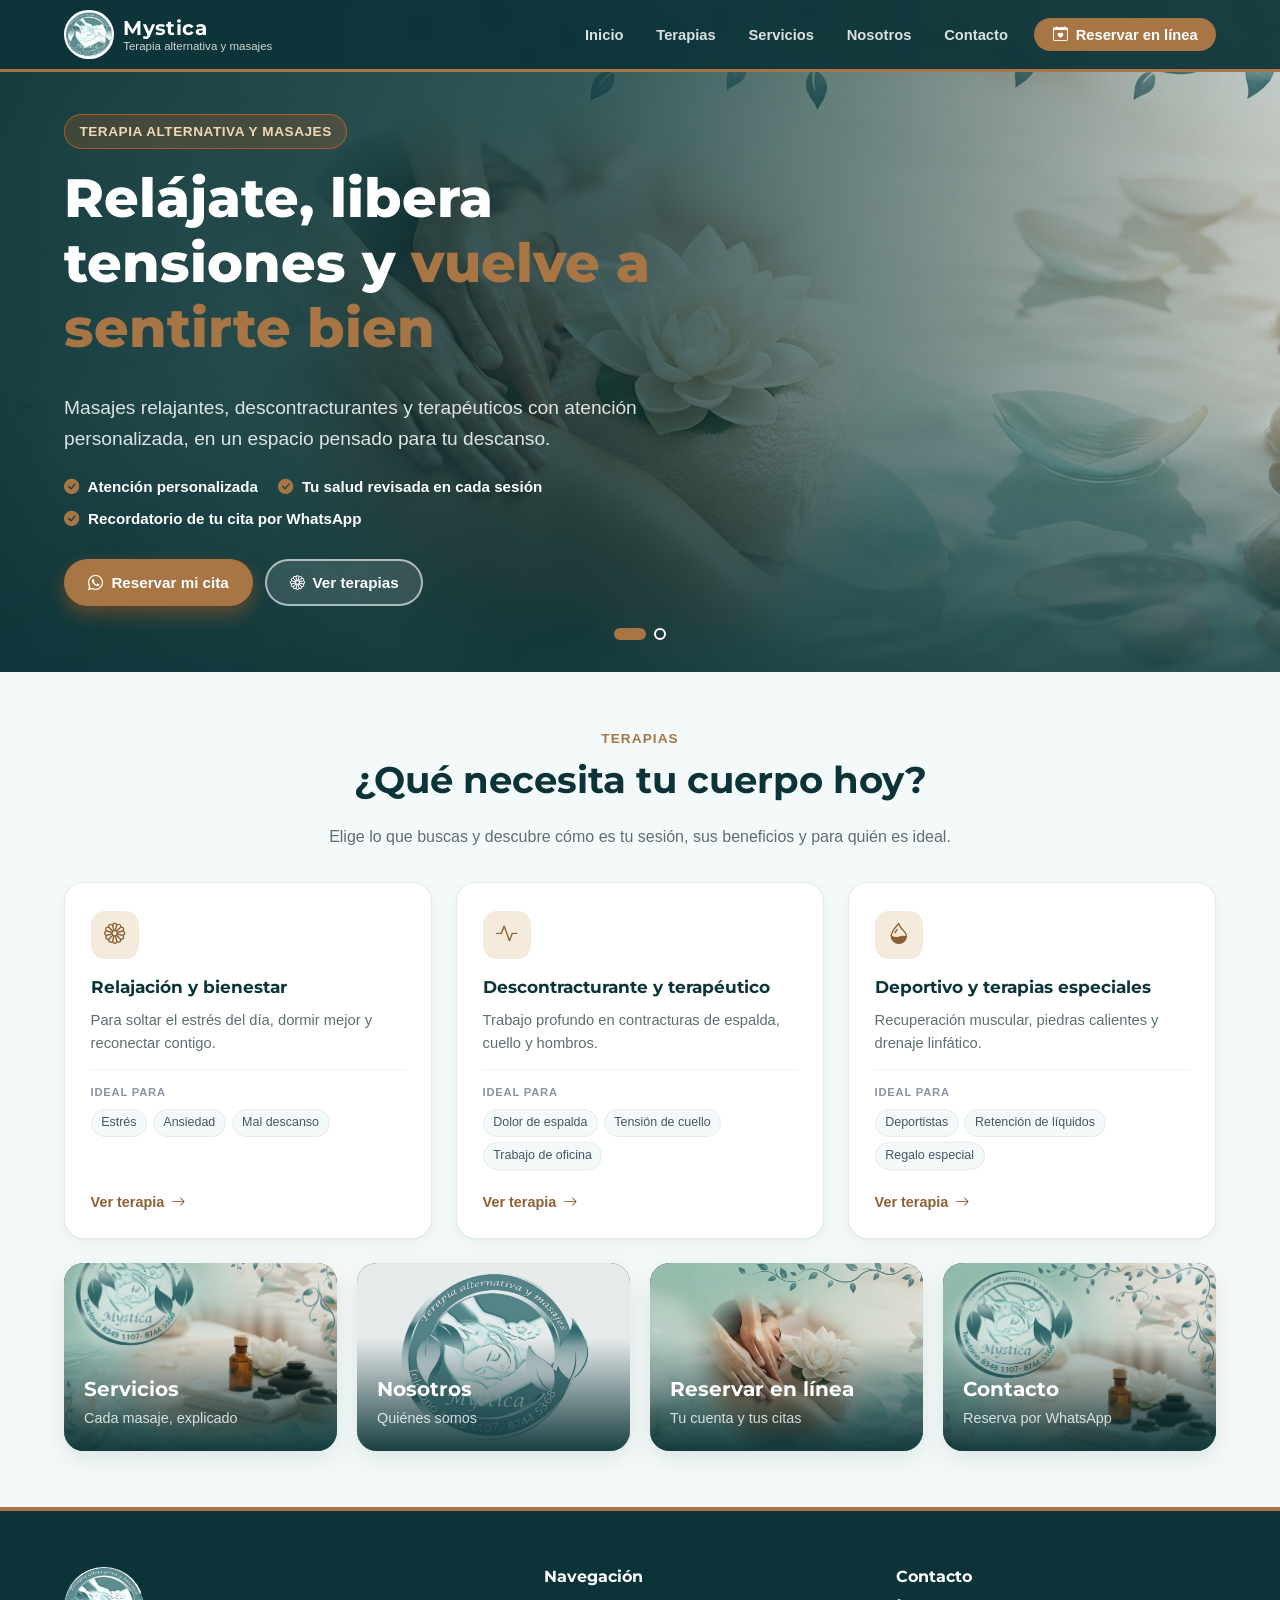
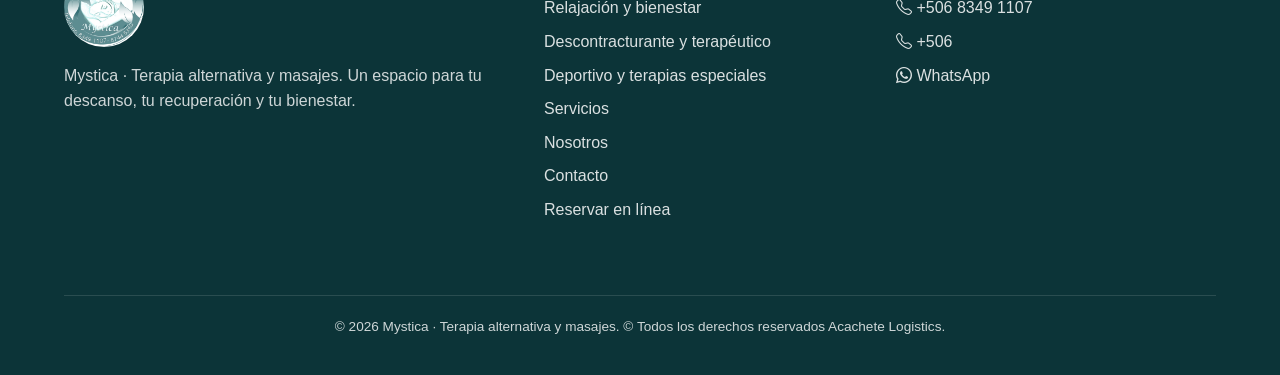
<file: index.html>
<!DOCTYPE html>
<html lang="es">
<head>
    <meta charset="UTF-8">
    <meta name="viewport" content="width=device-width, initial-scale=1.0">
    <!-- ==================================================
         PÁGINA WEB DE PRESENTACIÓN · MYSTICA (terapia alternativa y masajes)
         Está aparte de la app (app.html). Todo lo suyo vive en la carpeta web/:
           web/css/web.css      -> colores, estilos e IMÁGENES (se cambian ahí)
           web/js/web.js        -> imágenes que se turnan, ventanas internas, visor y reservas
           web/paginas/*.html   -> Servicios, terapias, Nosotros y Contacto (se abren en ventana)
         Imágenes: img/banner-masa.jpg, img/banner-masa2.jpg y el logo img/logo.jpg
         ================================================== -->
    <title>Mystica · Terapia alternativa y masajes</title>
    <meta name="description" content="Mystica: masajes relajantes, aromaterapia, descontracturantes, descarga muscular, terapéuticos y quiropraxia, piedras calientes y drenaje linfático. Reserva tu cita por WhatsApp o en línea.">
    <link rel="icon" type="image/jpeg" href="img/logo.jpg">
    <link rel="preconnect" href="https://fonts.googleapis.com">
    <link rel="preconnect" href="https://fonts.gstatic.com" crossorigin>
    <link rel="stylesheet" href="https://fonts.googleapis.com/css2?family=Montserrat:wght@600;700;800&display=swap">
    <link rel="stylesheet" href="https://cdn.jsdelivr.net/npm/bootstrap-icons@1.11.3/font/bootstrap-icons.min.css">
    <link rel="stylesheet" href="web/css/web.css?v=8">
    <script src="web/js/web.js?v=5" defer></script>
</head>
<body>

    <!-- ==================== CABECERA ==================== -->
    <header class="sitio-cabecera">
        <div class="contenedor">
            <a href="#bienvenida" class="sitio-logo" aria-label="Mystica, inicio">
                <img src="img/logo.jpg" alt="Logo de Mystica · Terapia alternativa y masajes">
                <span class="sitio-logo-texto"><strong>Mystica</strong><small>Terapia alternativa y masajes</small></span>
            </a>
            <button type="button" class="sitio-menu-boton" id="menuBoton" aria-label="Abrir menú" aria-expanded="false">
                <i class="bi bi-list"></i>
            </button>
            <nav class="sitio-menu" id="menu" aria-label="Menú principal">
                <a href="#bienvenida">Inicio</a>
                <a href="#soluciones">Terapias</a>
                <button type="button" data-ventana="productos">Servicios</button>
                <button type="button" data-ventana="vision">Nosotros</button>
                <button type="button" data-ventana="contacto">Contacto</button>
                <button type="button" class="boton boton-naranja" data-ventana="app">
                    <i class="bi bi-calendar-heart"></i> Reservar en línea
                </button>
            </nav>
        </div>
    </header>

    <main>
        <!-- ==================== BIENVENIDA ==================== -->
        <section class="portada" id="bienvenida">
            <!-- Imágenes que se turnan (se cambian en web/css/web.css: --img-portada-1 y 2) -->
            <div class="portada-imagen p1 activa"></div>
            <div class="portada-imagen p2"></div>

            <div class="contenedor">
                <div class="portada-contenido">
                    <span class="portada-etiqueta">Terapia alternativa y masajes</span>
                    <h1>Relájate, libera tensiones y <span>vuelve a sentirte bien</span></h1>
                    <p>Masajes relajantes, descontracturantes y terapéuticos con atención personalizada, en un espacio pensado para tu descanso.</p>
                    <ul class="portada-claves">
                        <li><i class="bi bi-check-circle-fill"></i> Atención personalizada</li>
                        <li><i class="bi bi-check-circle-fill"></i> Tu salud revisada en cada sesión</li>
                        <li><i class="bi bi-check-circle-fill"></i> Recordatorio de tu cita por WhatsApp</li>
                    </ul>
                    <div class="portada-acciones">
                        <button type="button" class="boton boton-naranja" data-ventana="contacto">
                            <i class="bi bi-whatsapp"></i> Reservar mi cita
                        </button>
                        <a href="#soluciones" class="boton boton-claro"><i class="bi bi-flower1"></i> Ver terapias</a>
                    </div>
                </div>
            </div>

            <div class="portada-puntos" id="portadaPuntos" aria-label="Cambiar imagen"></div>
        </section>

        <!-- ==================== TERAPIAS (una página por tipo de terapia) ==================== -->
        <section class="seccion" id="soluciones">
            <div class="contenedor">
                <div class="seccion-titulo">
                    <span class="antetitulo">Terapias</span>
                    <h2>¿Qué necesita tu cuerpo hoy?</h2>
                    <p>Elige lo que buscas y descubre cómo es tu sesión, sus beneficios y para quién es ideal.</p>
                </div>
                <div class="soluciones">
                    <button type="button" class="solucion" data-ventana="relajante">
                        <span class="solucion-icono"><i class="bi bi-flower1"></i></span>
                        <strong class="solucion-titulo">Relajación y bienestar</strong>
                        <span class="solucion-texto">Para soltar el estrés del día, dormir mejor y reconectar contigo.</span>
                        <span class="solucion-dirigido">
                            <small>Ideal para</small>
                            <span>Estrés</span><span>Ansiedad</span><span>Mal descanso</span>
                        </span>
                        <span class="solucion-ir">Ver terapia <i class="bi bi-arrow-right"></i></span>
                    </button>
                    <button type="button" class="solucion" data-ventana="descontracturante">
                        <span class="solucion-icono"><i class="bi bi-activity"></i></span>
                        <strong class="solucion-titulo">Descontracturante y terapéutico</strong>
                        <span class="solucion-texto">Trabajo profundo en contracturas de espalda, cuello y hombros.</span>
                        <span class="solucion-dirigido">
                            <small>Ideal para</small>
                            <span>Dolor de espalda</span><span>Tensión de cuello</span><span>Trabajo de oficina</span>
                        </span>
                        <span class="solucion-ir">Ver terapia <i class="bi bi-arrow-right"></i></span>
                    </button>
                    <button type="button" class="solucion" data-ventana="especiales">
                        <span class="solucion-icono"><i class="bi bi-droplet-half"></i></span>
                        <strong class="solucion-titulo">Deportivo y terapias especiales</strong>
                        <span class="solucion-texto">Recuperación muscular, piedras calientes y drenaje linfático.</span>
                        <span class="solucion-dirigido">
                            <small>Ideal para</small>
                            <span>Deportistas</span><span>Retención de líquidos</span><span>Regalo especial</span>
                        </span>
                        <span class="solucion-ir">Ver terapia <i class="bi bi-arrow-right"></i></span>
                    </button>
                </div>

                <!-- Conozca más: abre cada ventana como una galería -->
                <div class="galeria-sitio">
                    <button type="button" class="foto" data-ventana="productos">
                        <span class="foto-imagen"></span>
                        <span class="foto-texto"><strong>Servicios</strong><span>Cada masaje, explicado</span></span>
                    </button>
                    <button type="button" class="foto" data-ventana="vision">
                        <span class="foto-imagen"></span>
                        <span class="foto-texto"><strong>Nosotros</strong><span>Quiénes somos</span></span>
                    </button>
                    <button type="button" class="foto" data-ventana="app">
                        <span class="foto-imagen"></span>
                        <span class="foto-texto"><strong>Reservar en línea</strong><span>Tu cuenta y tus citas</span></span>
                    </button>
                    <button type="button" class="foto" data-ventana="contacto">
                        <span class="foto-imagen"></span>
                        <span class="foto-texto"><strong>Contacto</strong><span>Reserva por WhatsApp</span></span>
                    </button>
                </div>
            </div>
        </section>
    </main>

    <!-- ==================== PIE ==================== -->
    <footer class="sitio-pie">
        <div class="contenedor">
            <div>
                <img src="img/logo.jpg" alt="Mystica">
                <p>Mystica · Terapia alternativa y masajes. Un espacio para tu descanso, tu recuperación y tu bienestar.</p>
            </div>
            <div>
                <h4>Navegación</h4>
                <ul>
                    <li><button type="button" data-ventana="relajante">Relajación y bienestar</button></li>
                    <li><button type="button" data-ventana="descontracturante">Descontracturante y terapéutico</button></li>
                    <li><button type="button" data-ventana="especiales">Deportivo y terapias especiales</button></li>
                    <li><button type="button" data-ventana="productos">Servicios</button></li>
                    <li><button type="button" data-ventana="vision">Nosotros</button></li>
                    <li><button type="button" data-ventana="contacto">Contacto</button></li>
                    <li><button type="button" data-ventana="app">Reservar en línea</button></li>
                </ul>
            </div>
            <div>
                <h4>Contacto</h4>
                <ul>
                    <li><a href="tel:+50683491107"><i class="bi bi-telephone"></i> +506 8349 1107</a></li>
                    <li><a href="tel:+50687445368"><i class="bi bi-telephone"></i> +506 </a></li>
                    <li><button type="button" data-whatsapp><i class="bi bi-whatsapp"></i> WhatsApp</button></li>
                </ul>
            </div>
            <p class="pie-derechos">© <span id="anio">2026</span> Mystica · Terapia alternativa y masajes. © Todos los derechos reservados Acachete Logistics.</p>
        </div>
    </footer>

    <!-- ==================== VENTANA INTERNA ====================
         Servicios, terapias, Nosotros y Contacto (web/paginas/) y la App (app.html) se
         abren aquí, creciendo desde lo que se tocó (web/js/web.js). -->
    <div class="ventana" id="ventana" role="dialog" aria-modal="true" aria-labelledby="ventanaTitulo" hidden>
        <div class="ventana-fondo" data-cerrar></div>
        <div class="ventana-panel" id="ventanaPanel">
            <div class="ventana-barra">
                <h2 id="ventanaTitulo"></h2>
                <a id="ventanaPestana" href="app.html" target="_blank" rel="noopener" hidden>
                    <i class="bi bi-box-arrow-up-right"></i> <span class="texto-boton">Abrir en pestaña nueva</span>
                </a>
                <button type="button" class="ventana-cerrar" data-cerrar aria-label="Cerrar"><i class="bi bi-x-lg"></i></button>
            </div>
            <div class="ventana-cuerpo" id="ventanaCuerpo"></div>
        </div>
    </div>

    <!-- ==================== VISOR DE SERVICIOS (galería) ==================== -->
    <div class="visor" id="visor" role="dialog" aria-modal="true" aria-labelledby="visorTitulo" hidden>
        <div class="visor-fondo" data-cerrar-visor></div>
        <button type="button" class="visor-cerrar" data-cerrar-visor aria-label="Cerrar"><i class="bi bi-x-lg"></i></button>
        <button type="button" class="visor-flecha anterior" id="visorAnterior" aria-label="Servicio anterior"><i class="bi bi-chevron-left"></i></button>
        <div class="visor-marco">
            <div class="visor-cabecera">
                <span class="producto-icono" id="visorIcono"></span>
                <div>
                    <h3 id="visorTitulo"></h3>
                    <p id="visorFrase"></p>
                </div>
                <span class="visor-contador" id="visorContador"></span>
            </div>
            <div class="visor-contenido" id="visorContenido"></div>
            <div class="visor-pie" id="visorMiniaturas" aria-label="Servicios"></div>
        </div>
        <button type="button" class="visor-flecha siguiente" id="visorSiguiente" aria-label="Servicio siguiente"><i class="bi bi-chevron-right"></i></button>
    </div>
</body>
</html>
</file>
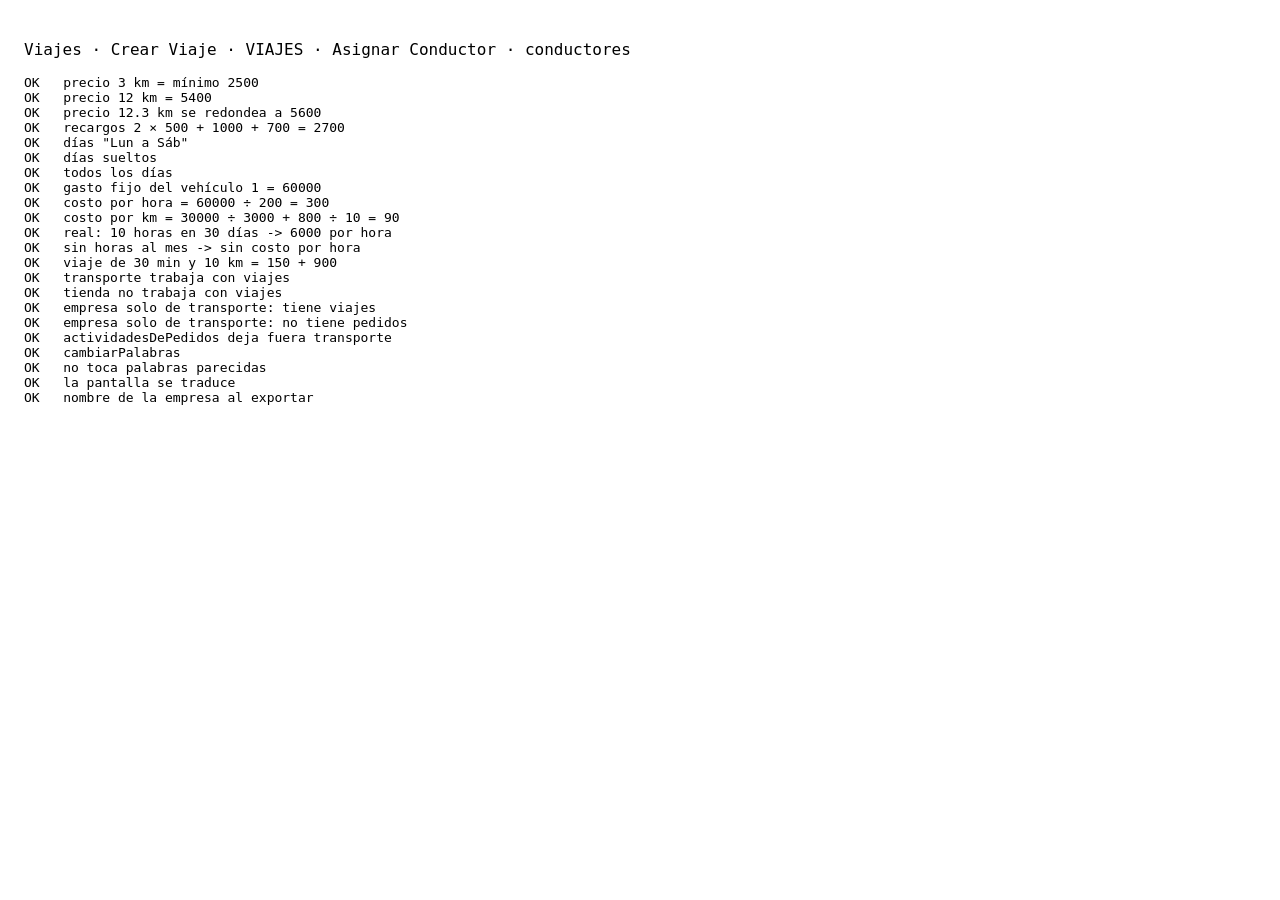
<file: herramientas/prueba_logica_viajes.html>
<!doctype html>
<!-- ==================================================
     PRUEBA SIN BASE DE DATOS: lógica de viajes y palabras
     Abre este archivo en el navegador (doble clic): muestra OK / MAL por cada prueba.
     Prueba precios por franja, recargos, costos por vehículo, viajes/pedidos de la
     empresa y el cambio "Pedido -> Viaje" (js/viajes-comun.js, js/palabras.js).
     No toca Supabase (la conexión se reemplaza por una de mentira).
     ================================================== -->
<meta charset="utf-8">
<title>Prueba de lógica de viajes</title>
<body style="font-family: Consolas, monospace; padding: 16px">
<p id="menu">Pedidos · Crear Pedido · PEDIDOS · Asignar Piloto · pilotos</p>
<pre id="r" data-sin-palabras></pre>
<script>
window.onerror = (m, s, l) => { document.getElementById('r').textContent += `ERROR ${m} (${s}:${l})\n`; };
const respuesta = { data: [], error: null };
const consulta = { select() { return this; }, eq() { return this; }, order() { return this; }, then(r) { return Promise.resolve(respuesta).then(r); } };
var db = { from: () => consulta, rpc: () => Promise.resolve(respuesta) };
function empresaActual() { return { id: 2, codigo: '02', nombre: 'Transportes del Valle', actividades: ['transporte'] }; }
</script>
<script src="../empresas/empresas.js"></script>
<script src="../js/componentes.js"></script>
<script src="../js/palabras.js"></script>
<script src="../js/viajes-comun.js"></script>
<script>
const r = [];
const ok = (n, c, v) => r.push(`${c ? 'OK   ' : 'MAL  '}${n}${c ? '' : `  -> ${JSON.stringify(v)}`}`);

// Franjas y recargos
const f = { minimo: 2500, cargo_base: 0, precio_km: 450 };
ok('precio 3 km = mínimo 2500', precioFranja(f, 3, { redondeo: 100 }) === 2500, precioFranja(f, 3, { redondeo: 100 }));
ok('precio 12 km = 5400', precioFranja(f, 12, { redondeo: 100 }) === 5400, precioFranja(f, 12, { redondeo: 100 }));
ok('precio 12.3 km se redondea a 5600', precioFranja(f, 12.3, { redondeo: 100 }) === 5600, precioFranja(f, 12.3, { redondeo: 100 }));
const rec = recargosViaje({ personas: 3, mascotas: 1, mercaderia: true },
    { pasajeros_incluidos: 1, recargo_pasajero: 500, recargo_mercaderia: 1000, recargo_mascota: 700 });
ok('recargos 2 × 500 + 1000 + 700 = 2700', rec.total === 2700, rec);
ok('días "Lun a Sáb"', textoDias([1, 2, 3, 4, 5, 6]) === 'Lun a Sáb', textoDias([1, 2, 3, 4, 5, 6]));
ok('días sueltos', textoDias([1, 3, 5]) === 'Lun, Mié, Vie', textoDias([1, 3, 5]));
ok('todos los días', textoDias([1, 2, 3, 4, 5, 6, 7]) === 'Todos los días', textoDias([1, 2, 3, 4, 5, 6, 7]));

// Costos: 2 vehículos; gasto general fijo 20000 (10000 a cada uno); al 1: fijo 50000 y variable 30000
const veh = [{ id: 1, horas_mes: 200, km_mes: 3000, km_por_litro: 10 }, { id: 2, horas_mes: 0, km_mes: 0 }];
const cos = [{ vehiculo_id: null, tipo: 'fijo', monto_mes: 20000 }, { vehiculo_id: 1, tipo: 'fijo', monto_mes: 50000 },
    { vehiculo_id: 1, tipo: 'variable', monto_mes: 30000 }];
const c = costosPorVehiculo(veh, cos, { precio_litro: 800, velocidad_kmh: 30 }, [{ vehiculo_id: 1, estado: 'terminado', km: 100, minutos: 600 }]);
const c1 = c.porVehiculo.get(1);
ok('gasto fijo del vehículo 1 = 60000', c1.fijos === 60000, c1);
ok('costo por hora = 60000 ÷ 200 = 300', c1.costoHora === 300, c1.costoHora);
ok('costo por km = 30000 ÷ 3000 + 800 ÷ 10 = 90', Math.abs(c1.costoKm - 90) < 1e-9, c1.costoKm);
ok('real: 10 horas en 30 días -> 6000 por hora', c1.costoHoraReal === 6000, c1.costoHoraReal);
ok('sin horas al mes -> sin costo por hora', c.porVehiculo.get(2).costoHora === null, c.porVehiculo.get(2));
ok('viaje de 30 min y 10 km = 150 + 900', Math.abs(costoDeViaje({ minutos: 30, km: 10 }, c1) - 1050) < 1e-9, costoDeViaje({ minutos: 30, km: 10 }, c1));

// Viajes o pedidos según la empresa
ok('transporte trabaja con viajes', esActividadDeViajes('transporte') === true);
ok('tienda no trabaja con viajes', esActividadDeViajes('tienda') === false);
ok('empresa solo de transporte: tiene viajes', empresaTieneViajes() === true);
ok('empresa solo de transporte: no tiene pedidos', empresaTienePedidos() === false);
ok('actividadesDePedidos deja fuera transporte', actividadesDePedidos([{ codigo: 'tienda' }, { codigo: 'transporte' }]).length === 0);

// Palabras (Pedido -> Viaje)
palabrasActividades = { transporte: { registro: 'viaje', registros: 'viajes', conductor: 'conductor', conductores: 'conductores', viajes: true } };
refrescarPalabras();
const frase = 'Crear Pedido de 3 pedidos · PEDIDOS · el piloto';
ok('cambiarPalabras', cambiarPalabras(frase) === 'Crear Viaje de 3 viajes · VIAJES · el conductor', cambiarPalabras(frase));
ok('no toca palabras parecidas', cambiarPalabras('Pedidora pilotear') === 'Pedidora pilotear', cambiarPalabras('Pedidora pilotear'));

setTimeout(() => {
    const menu = document.getElementById('menu').textContent;
    ok('la pantalla se traduce', menu === 'Viajes · Crear Viaje · VIAJES · Asignar Conductor · conductores', menu);
    ok('nombre de la empresa al exportar', nombreEmpresaExportar() === 'Transportes del Valle', nombreEmpresaExportar());
    document.getElementById('r').textContent += r.join('\n');
}, 300);
</script>
</body>
</file>
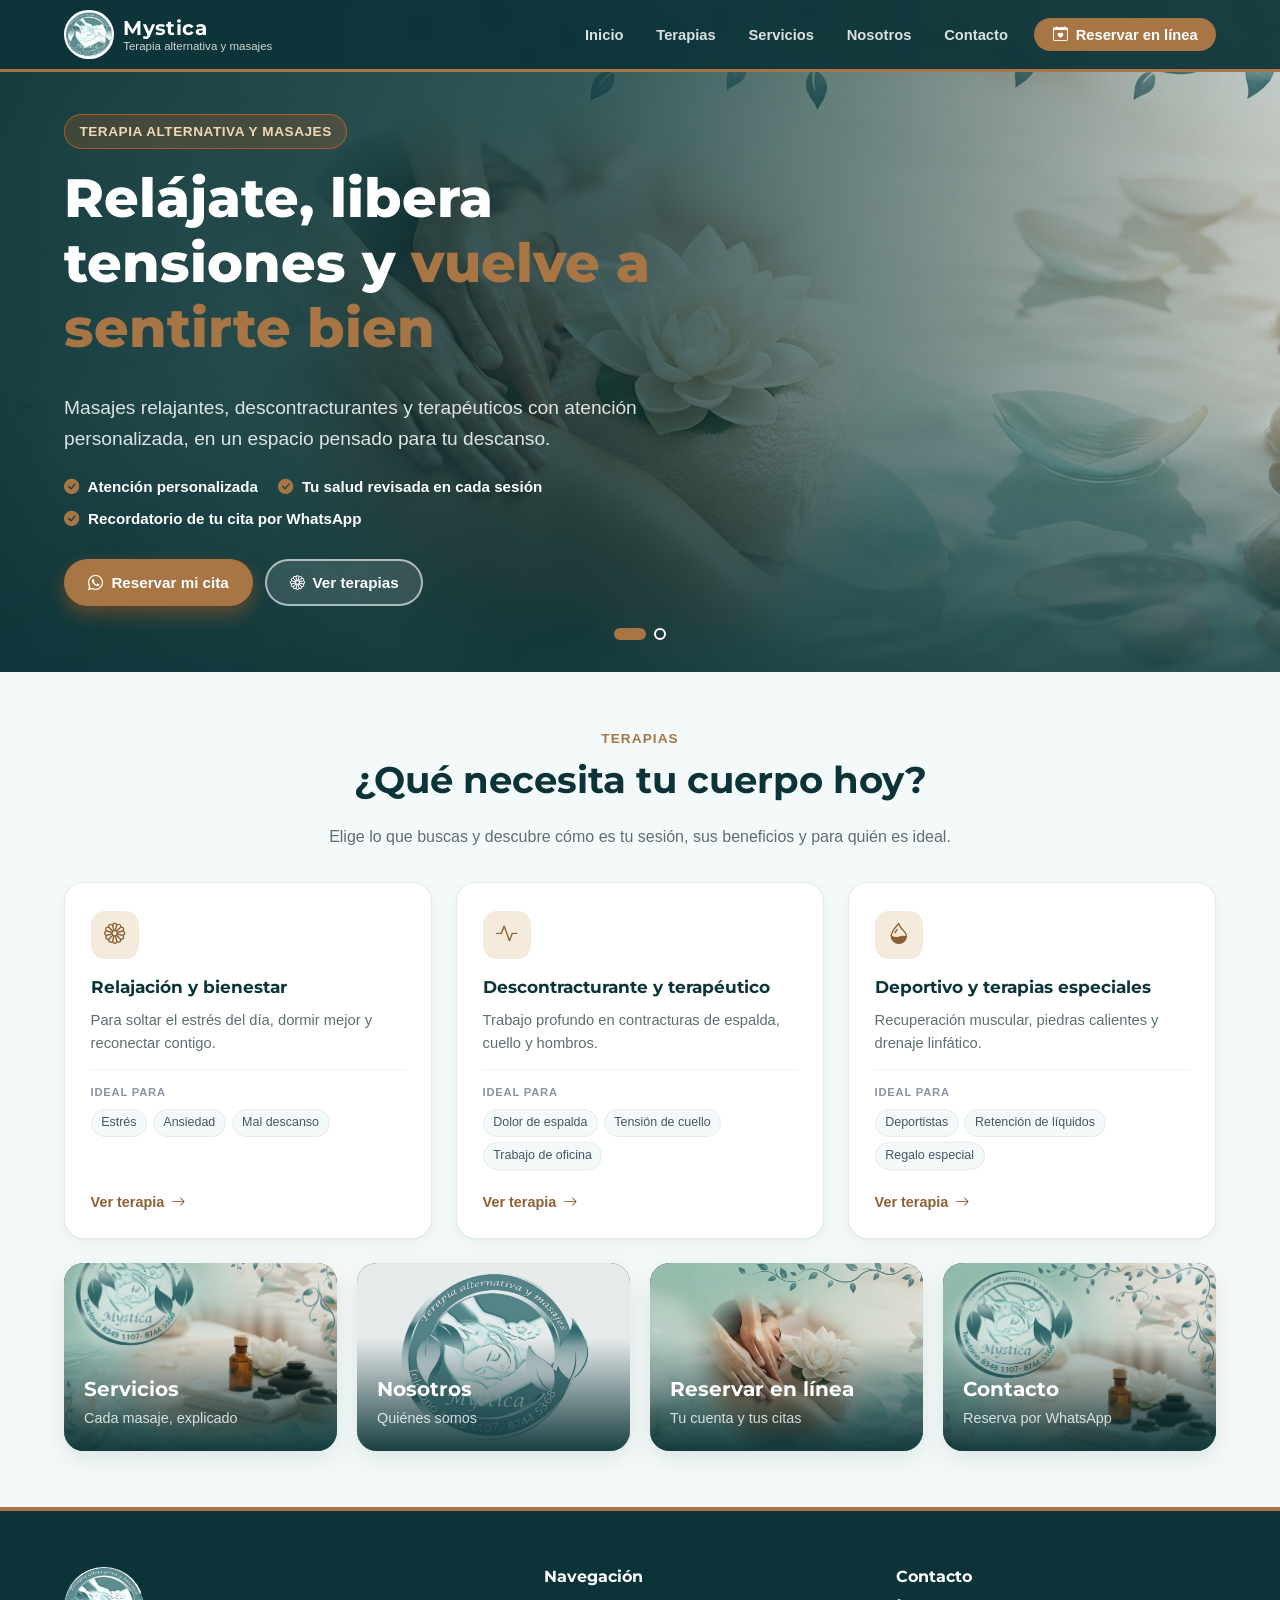
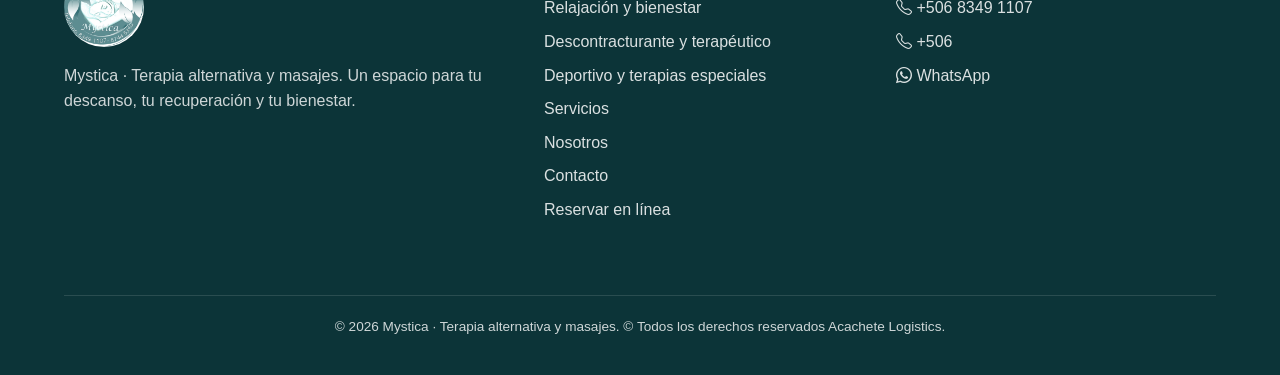
<file: secciones/caja.html>
<!-- ==================================================
     SECCIÓN: CAJA DE PILOTOS Y CONDUCTORES (como en SISCED)
     Guía: docs/secciones/caja.md · Tablas: cajas, cierres_caja (sql/01 bloque 24).
     Aparece si el plan de la empresa incluye "caja" (Configuración -> Planes y funciones).

     - Fondo de caja del piloto (Configuración -> Cajas).
     - Cobros sin cerrar: sus pedidos entregados con monto a cobrar y sus viajes
       terminados. Cómo pagó el cliente lo marca el piloto al entregar (se puede corregir aquí).
     - SINPE y tarjeta: se marcan "Verificado" al verlos en el banco; solo los
       verificados entran al cierre.
     - Arqueo: efectivo contado contra fondo + efectivo cobrado = diferencia.
     - Cerrar caja: lo guarda la base (caja_cerrar), todo o nada.
     Quién: G3 su tienda | G2 su región | G1 y Administrador todos | el piloto ve la suya (solo ver).
     #caja?piloto=8 abre directo ese piloto.

     Solo lleva el contenido: sin <html>, <head> ni <body>.
       Estilos propios -> css/secciones/caja.css (clases "caj-")
       Lógica          -> js/secciones/caja.js
     Los ids empiezan con "caj".
     ================================================== -->

<script>if (!document.querySelector('.cuerpo-principal')) location.replace('../index.html');</script>

<div class="pagina caj">

    <div class="pagina-cabecera">
        <div>
            <h2 class="pagina-titulo">Caja</h2>
            <p id="cajSubtitulo" class="pagina-subtitulo">Cargando...</p>
        </div>
        <div class="pagina-acciones">
            <select id="cajPiloto" class="campo-input filtro caj-piloto" aria-label="Piloto o conductor">
                <option value="">Elige un piloto</option>
            </select>
            <button type="button" id="cajCerrar" class="boton boton-principal" disabled>
                <i class="bi bi-lock"></i>
                <span>Cerrar caja</span>
            </button>
        </div>
    </div>

    <p id="cajAviso" class="aviso" role="status"></p>

    <p id="cajFaltaSql" class="caj-nota caj-nota-alerta" hidden>
        <i class="bi bi-exclamation-triangle"></i>
        Falta ejecutar <strong>sql/01_actualizacion_base_existente.sql</strong> (bloque 24: caja) en Supabase.
    </p>

    <p id="cajSinPiloto" class="caj-nota">
        <i class="bi bi-info-circle"></i>
        Elige un piloto o conductor para ver su fondo de caja y lo que tiene cobrado sin cerrar.
    </p>

    <div id="cajContenido" class="caj-contenido" hidden>

        <!-- Datos del piloto -->
        <div class="tarjeta caj-piloto-datos">
            <span id="cajAvatar" class="avatar"></span>
            <div class="caj-piloto-textos">
                <strong id="cajNombre" class="caj-nombre"></strong>
                <span id="cajDetalle" class="caj-detalle"></span>
            </div>
        </div>

        <!-- Totales -->
        <div class="resumen caj-resumen">
            <div class="resumen-item resumen-azul">
                <span id="cajFondo" class="resumen-numero">₡0</span>
                <span class="resumen-texto">Fondo de caja</span>
            </div>
            <div class="resumen-item resumen-verde">
                <span id="cajEfectivo" class="resumen-numero">₡0</span>
                <span id="cajEfectivoTexto" class="resumen-texto">Efectivo cobrado</span>
            </div>
            <div class="resumen-item resumen-morada">
                <span id="cajOtros" class="resumen-numero">₡0</span>
                <span id="cajOtrosTexto" class="resumen-texto">SINPE y tarjeta</span>
            </div>
            <div class="resumen-item resumen-naranja">
                <span id="cajEsperado" class="resumen-numero">₡0</span>
                <span class="resumen-texto">Efectivo a entregar (fondo + efectivo)</span>
            </div>
        </div>

        <!-- Cobros sin cerrar -->
        <div class="tarjeta caj-tarjeta">
            <div class="caj-tarjeta-cabecera">
                <h3 class="caj-tarjeta-titulo">Cobros sin cerrar</h3>
                <div class="caj-filtro-forma" role="group" aria-label="Forma de pago">
                    <label><input type="radio" name="cajForma" value="" checked> Todos</label>
                    <label><input type="radio" name="cajForma" value="efectivo"> Efectivo</label>
                    <label><input type="radio" name="cajForma" value="sinpe"> SINPE</label>
                    <label><input type="radio" name="cajForma" value="tarjeta"> Tarjeta</label>
                </div>
            </div>
            <p id="cajAyuda" class="caj-ayuda">
                Marca <strong>Verificado</strong> cuando el SINPE o el pago con tarjeta aparezca en el banco.
                Solo los verificados entran al cierre; los demás quedan para el siguiente.
                Si el cliente pagó distinto a lo marcado, cambia la forma.
            </p>
            <div class="tabla-caja">
                <table class="tabla caj-tabla">
                    <thead>
                        <tr>
                            <th>Fecha</th>
                            <th>Pedido / viaje</th>
                            <th>Cliente</th>
                            <th>Forma</th>
                            <th class="caj-col-monto">Monto</th>
                            <th class="caj-col-check">Verificado</th>
                        </tr>
                    </thead>
                    <tbody id="cajCobros"></tbody>
                </table>
            </div>
        </div>

        <!-- Arqueo (solo quien cierra) -->
        <div id="cajArqueoCaja" class="tarjeta caj-tarjeta">
            <h3 class="caj-tarjeta-titulo">Arqueo de efectivo</h3>
            <div class="campos caj-arqueo">
                <div class="campo">
                    <label for="cajContado" class="campo-etiqueta">Efectivo contado (₡) *</label>
                    <input id="cajContado" type="number" min="0" step="0.01" class="campo-input" inputmode="decimal">
                    <small class="campo-ayuda">Todo el efectivo que entrega, con el fondo incluido.</small>
                </div>
                <div class="campo">
                    <span class="campo-etiqueta">Diferencia</span>
                    <span id="cajDiferencia" class="caj-diferencia">—</span>
                </div>
                <div class="campo campo-ancho">
                    <label for="cajNotas" class="campo-etiqueta">Notas</label>
                    <input id="cajNotas" type="text" class="campo-input" maxlength="300" autocomplete="off"
                           placeholder="Ej. faltante por cambio, billete dañado...">
                </div>
            </div>
        </div>

        <!-- Cierres anteriores -->
        <div class="tarjeta caj-tarjeta">
            <h3 class="caj-tarjeta-titulo">Cierres anteriores</h3>
            <div class="tabla-caja">
                <table class="tabla caj-tabla">
                    <thead>
                        <tr>
                            <th>Fecha</th>
                            <th>Cobros</th>
                            <th class="caj-col-monto">Fondo</th>
                            <th class="caj-col-monto">Efectivo</th>
                            <th class="caj-col-monto">SINPE</th>
                            <th class="caj-col-monto">Tarjeta</th>
                            <th class="caj-col-monto">Contado</th>
                            <th class="caj-col-monto">Diferencia</th>
                            <th>Cerró</th>
                        </tr>
                    </thead>
                    <tbody id="cajCierres"></tbody>
                </table>
            </div>
        </div>
    </div>
</div>

<!-- ==================================================
     VENTANA: CONFIRMAR CIERRE
     ================================================== -->
<dialog id="cajConfirmar" class="dialogo dialogo-chico" aria-labelledby="cajConfirmarTitulo">
    <h3 id="cajConfirmarTitulo" class="dialogo-titulo">Cerrar caja</h3>
    <ul id="cajConfirmarLista" class="caj-confirmar-lista"></ul>
    <p id="cajConfirmarNota" class="dialogo-texto"></p>
    <div class="dialogo-botones">
        <button type="button" id="cajConfirmarNo" class="boton boton-secundario">Cancelar</button>
        <button type="button" id="cajConfirmarSi" class="boton boton-principal">Cerrar caja</button>
    </div>
</dialog>
</file>
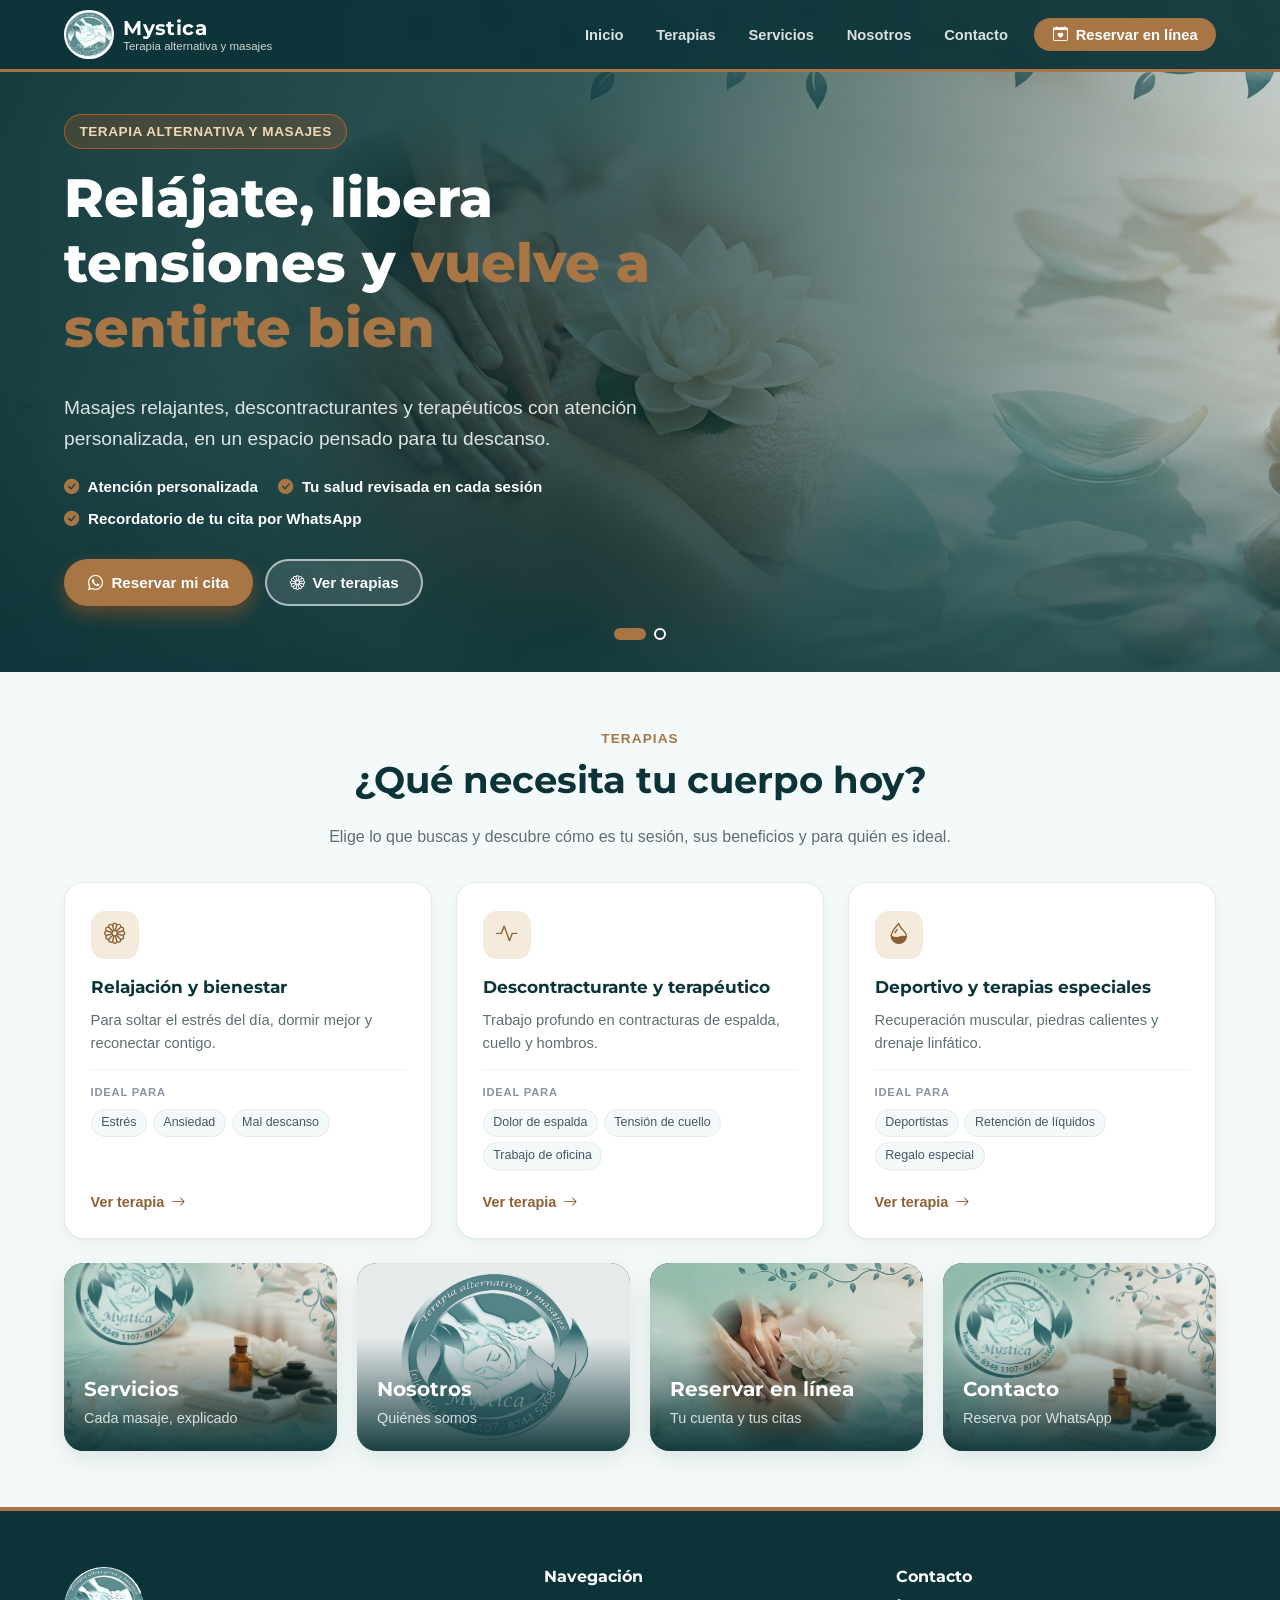
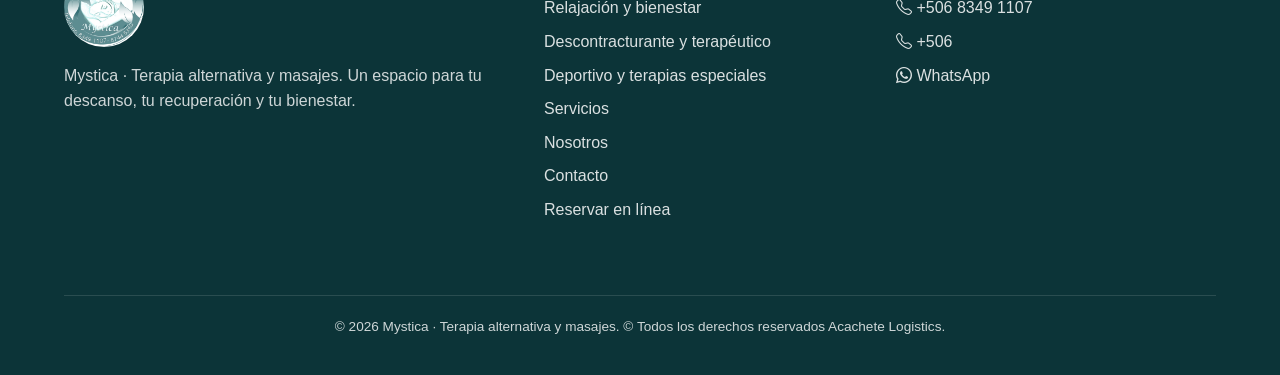
<file: secciones/clientes.html>
<!-- ==================================================
     SECCIÓN: CLIENTES
     Base de datos de clientes (tablas "clientes" y "clientes_tiendas").
     Un cliente puede ser de VARIAS tiendas (multitienda) y en cada una tiene
     su ruta de entrega. Se abre con la pestaña "Clientes" de Tiendas o con los
     botones de cada tienda (sus clientes / nuevo cliente en esa tienda).
     También se agregan solos desde Nuevo pedido (con su dirección y ubicación).
     Primero pide la región (si el usuario ve más de una). Se puede abrir filtrada:
       #clientes?tienda=3   -> clientes de la tienda con id 3 (sin preguntar región)
       #clientes?nuevo=1    -> abre directamente el formulario "Nuevo cliente"

     Quién ve y hace qué: ver la cabecera de js/secciones/clientes.js
     (los Pilotos no tienen acceso; lo que hace un Empleado queda
     pendiente de aprobación).

     Solo lleva el contenido: sin <html>, <head> ni <body>.
       Estilos propios -> css/secciones/clientes.css (clases "cli-")
       Estilos comunes -> css/componentes.css
       Lógica          -> js/secciones/clientes.js
     Los ids empiezan con "cli".
     ================================================== -->

<!-- Si se abre este archivo directamente, redirige a app.html
     (cuando index lo carga, esta línea no se ejecuta). -->
<script>if (!document.querySelector('.cuerpo-principal')) location.replace('../index.html');</script>

<div class="pagina">

    <!-- Pestañas: Tiendas | Clientes | Empresas (las mismas en tiendas.html) -->
    <nav class="pestanas" aria-label="Tiendas, clientes y empresas">
        <a href="#tiendas" class="pestana"><i class="bi bi-shop"></i> <span>Tiendas</span></a>
        <a href="#clientes" class="pestana activo" aria-current="page"><i class="bi bi-people"></i> <span>Clientes</span></a>
        <a href="#empresas-internas" class="pestana" data-solo-desarrollador><i class="bi bi-buildings"></i> <span>Empresas</span></a>
    </nav>

    <div class="pagina-cabecera">
        <div>
            <h2 class="pagina-titulo">Clientes</h2>
            <p id="cliContador" class="pagina-subtitulo">Cargando clientes...</p>
        </div>

        <div class="pagina-acciones">
            <div class="buscador">
                <i class="bi bi-search"></i>
                <input id="cliBuscar" type="search" class="buscador-input"
                       placeholder="Buscar por nombre, teléfono o correo" aria-label="Buscar clientes">
            </div>
            <button type="button" id="cliNuevo" class="boton boton-principal">
                <i class="bi bi-person-plus"></i>
                <span>Nuevo cliente</span>
            </button>
        </div>
    </div>

    <!-- ---------- Primero: ¿de qué región? ----------
         Antes de la lista se elige la región (quien ve más de una). Los G2, G3 y
         Empleados la tienen fija y pasan directo a la lista. -->
    <div id="cliElegirRegion" class="tarjeta cli-elegir-region" hidden>
        <h3 class="cli-elegir-titulo"><i class="bi bi-geo"></i> ¿De qué región son los clientes?</h3>
        <div id="cliRegiones" class="cli-regiones"></div>
    </div>

    <!-- ---------- Filtros: región, tienda, ruta de entrega y estado ----------
         Rutas: las de la tienda (sección Rutas y asignaciones) -->
    <div class="filtros" id="cliFiltros">
        <select id="cliFiltroRegion" class="campo-input filtro" aria-label="Filtrar por región">
            <option value="">Todas las regiones</option>
        </select>
        <select id="cliFiltroTienda" class="campo-input filtro" aria-label="Filtrar por tienda">
            <option value="">Todas mis tiendas</option>
        </select>
        <select id="cliFiltroRuta" class="campo-input filtro" aria-label="Filtrar por ruta de entrega" hidden>
            <option value="">Todas las rutas</option>
        </select>
        <select id="cliFiltroEstado" class="campo-input filtro" aria-label="Filtrar por estado">
            <option value="">Todos los estados</option>
            <option value="pendiente">Pendientes de aprobación</option>
            <option value="aprobado">Aprobados</option>
        </select>
    </div>

    <!-- Mensajes de "Cliente creado", "Solicitud enviada", errores (los pone el JS) -->
    <p id="cliAviso" class="aviso" role="status"></p>

    <!-- ---------- Tabla de clientes ---------- -->
    <div class="tabla-caja" id="cliTablaCaja">
        <table class="tabla cli-tabla">
            <thead>
                <tr>
                    <th>Cliente</th>
                    <th>Teléfono</th>
                    <th>Correo</th>
                    <th>Dirección</th>
                    <th>Ubicación</th>
                    <th>Tiendas y rutas</th>
                    <th>Categoría</th>
                    <th>Estado</th>
                    <th class="tabla-col-acciones">Acciones</th>
                </tr>
            </thead>
            <!-- Las filas las arma js/secciones/clientes.js -->
            <tbody id="cliCuerpo"></tbody>
        </table>
    </div>
</div>

<!-- ==================================================
     VENTANA: CREAR / MODIFICAR CLIENTE
     ================================================== -->
<dialog id="cliDialogo" class="dialogo" aria-labelledby="cliDialogoTitulo">
    <form id="cliForm" class="dialogo-form" novalidate>
        <h3 id="cliDialogoTitulo" class="dialogo-titulo">Nuevo cliente</h3>

        <!-- Aviso para Empleados: sus cambios quedan pendientes de aprobación -->
        <p id="cliAvisoAprobacion" class="cli-nota" hidden>
            <i class="bi bi-hourglass-split"></i>
            Lo que guardes quedará <strong>pendiente de aprobación</strong> de un administrador.
        </p>

        <div class="campos">
            <div class="campo">
                <label for="cliNombre" class="campo-etiqueta">Nombre *</label>
                <input id="cliNombre" type="text" class="campo-input" autocomplete="off" required>
            </div>

            <div class="campo">
                <label for="cliApellido1" class="campo-etiqueta">Primer apellido *</label>
                <input id="cliApellido1" type="text" class="campo-input" autocomplete="off" maxlength="60" required>
            </div>

            <div class="campo">
                <label for="cliApellido2" class="campo-etiqueta">Segundo apellido</label>
                <input id="cliApellido2" type="text" class="campo-input" autocomplete="off" maxlength="60">
            </div>

            <div class="campo">
                <label for="cliTelefono" class="campo-etiqueta">Teléfono *</label>
                <input id="cliTelefono" type="tel" class="campo-input" autocomplete="off" inputmode="tel" maxlength="20" required>
            </div>

            <!-- El correo no se repite entre clientes: sirve para encontrarlo al crear un pedido -->
            <div class="campo campo-ancho">
                <label for="cliCorreo" class="campo-etiqueta">Correo electrónico</label>
                <input id="cliCorreo" type="email" class="campo-input" autocomplete="off" inputmode="email" maxlength="120"
                       placeholder="nombre@correo.com">
                <small class="campo-ayuda">Recomendado: con el correo o el teléfono se encuentra al cliente al crear un pedido.</small>
            </div>

            <div class="campo campo-ancho">
                <label for="cliDireccion" class="campo-etiqueta">Dirección</label>
                <input id="cliDireccion" type="text" class="campo-input" autocomplete="off">
            </div>

            <div class="campo campo-ancho">
                <label for="cliUbicacion" class="campo-etiqueta">Ubicación</label>
                <input id="cliUbicacion" type="text" class="campo-input" autocomplete="off"
                       placeholder="Coordenadas (9.93, -84.08), referencia o enlace de Google Maps">
                <small class="campo-ayuda">Nuevo pedido la llena sola con el punto de entrega del mapa (y la usa la próxima vez).</small>
            </div>

            <!-- Tiendas del cliente (casillas; puede ser de varias = multitienda) y, en
                 cada una, su ruta de entrega. Al Empleado se le asigna su tienda. -->
            <div id="cliCampoTiendas" class="campo campo-ancho">
                <span class="campo-etiqueta">Tiendas que lo atienden y ruta de entrega *</span>
                <div id="cliTiendas" class="cli-tiendas"></div>
            </div>
        </div>

        <!-- Error del formulario -->
        <p id="cliFormError" class="form-error" role="alert"></p>

        <div class="dialogo-botones">
            <button type="button" id="cliCancelar" class="boton boton-secundario">Cancelar</button>
            <button type="submit" id="cliGuardar" class="boton boton-principal">Guardar</button>
        </div>
    </form>
</dialog>

<!-- ==================================================
     VENTANA: REVISAR SOLICITUD (aprobar o rechazar lo que pidió un Empleado)
     ================================================== -->
<dialog id="cliRevisar" class="dialogo" aria-labelledby="cliRevisarTitulo">
    <div class="dialogo-form">
        <h3 id="cliRevisarTitulo" class="dialogo-titulo">Revisar solicitud</h3>
        <p id="cliRevisarTexto" class="dialogo-texto"></p>
        <!-- Tabla "Dato | Actual | Propuesto" (solo para cambios) -->
        <table id="cliRevisarCambios" class="tabla cli-cambios" hidden>
            <thead>
                <tr><th>Dato</th><th>Actual</th><th>Propuesto</th></tr>
            </thead>
            <tbody></tbody>
        </table>
        <div class="dialogo-botones">
            <button type="button" id="cliRevisarCerrar" class="boton boton-secundario">Cerrar</button>
            <button type="button" id="cliRechazar" class="boton boton-peligro">Rechazar</button>
            <button type="button" id="cliAprobar" class="boton boton-principal">Aprobar</button>
        </div>
    </div>
</dialog>

<!-- ==================================================
     VENTANA: ACCESO Y LUGARES (si la empresa hace viajes o encomiendas; sql/01 bloques 19 y 23)
     Usuario del cliente (rol "cliente": entra a Inicio, Viajes / Mis envíos y Mi perfil
     para solicitar sus viajes o envíos) y sus lugares Casa y Trabajo. Lógica: js/secciones/clientes.js
     ================================================== -->
<dialog id="cliAcceso" class="dialogo" aria-labelledby="cliAccesoTitulo">
    <form id="cliAccesoForm" class="dialogo-form" novalidate>
        <h3 id="cliAccesoTitulo" class="dialogo-titulo">Acceso y lugares</h3>

        <fieldset class="cli-acceso-grupo">
            <legend class="campo-etiqueta">Usuario para solicitar viajes o envíos</legend>
            <!-- Sin usuario -->
            <div id="cliAccesoNuevo" class="campos">
                <div class="campo">
                    <label for="cliAccesoUsuario" class="campo-etiqueta">Usuario</label>
                    <input id="cliAccesoUsuario" type="text" maxlength="20" class="campo-input texto-codigo" autocomplete="off">
                    <small id="cliAccesoEjemplo" class="campo-ayuda"></small>
                </div>
                <div class="campo">
                    <label for="cliAccesoClave" class="campo-etiqueta">Contraseña (mínimo 6)</label>
                    <input id="cliAccesoClave" type="text" maxlength="40" class="campo-input" autocomplete="off">
                </div>
            </div>
            <!-- Con usuario -->
            <div id="cliAccesoTiene" class="cli-acceso-tiene" hidden>
                <p class="dialogo-texto">Entra con el usuario <strong id="cliAccesoActual" class="texto-codigo"></strong>.</p>
                <div class="campo">
                    <label for="cliAccesoClaveNueva" class="campo-etiqueta">Contraseña nueva (opcional)</label>
                    <input id="cliAccesoClaveNueva" type="text" maxlength="40" class="campo-input" autocomplete="off">
                </div>
                <button type="button" id="cliAccesoQuitar" class="boton boton-peligro boton-chico">Quitar acceso</button>
            </div>
        </fieldset>

        <fieldset class="cli-acceso-grupo">
            <legend class="campo-etiqueta">Lugares (arman la ruta con un toque)</legend>
            <div class="campos">
                <div class="campo campo-ancho">
                    <label for="cliCasaTexto" class="campo-etiqueta"><i class="bi bi-house"></i> Casa</label>
                    <div class="cli-lugar-buscar">
                        <input id="cliCasaTexto" type="text" maxlength="200" class="campo-input" placeholder="Dirección, coordenadas o enlace de Google Maps">
                        <button type="button" class="boton boton-secundario boton-chico" data-buscar-lugar="casa"><i class="bi bi-search"></i> Ubicar</button>
                    </div>
                    <select id="cliCasaOpciones" class="campo-input" hidden aria-label="Resultados para Casa"></select>
                    <small id="cliCasaEstado" class="campo-ayuda"></small>
                </div>
                <div class="campo campo-ancho">
                    <label for="cliTrabajoTexto" class="campo-etiqueta"><i class="bi bi-briefcase"></i> Trabajo</label>
                    <div class="cli-lugar-buscar">
                        <input id="cliTrabajoTexto" type="text" maxlength="200" class="campo-input" placeholder="Dirección, coordenadas o enlace de Google Maps">
                        <button type="button" class="boton boton-secundario boton-chico" data-buscar-lugar="trabajo"><i class="bi bi-search"></i> Ubicar</button>
                    </div>
                    <select id="cliTrabajoOpciones" class="campo-input" hidden aria-label="Resultados para Trabajo"></select>
                    <small id="cliTrabajoEstado" class="campo-ayuda"></small>
                </div>
            </div>
        </fieldset>

        <p id="cliAccesoError" class="form-error" role="alert"></p>
        <div class="dialogo-botones">
            <button type="button" id="cliAccesoCancelar" class="boton boton-secundario">Cerrar</button>
            <button type="submit" id="cliAccesoGuardar" class="boton boton-principal">Guardar</button>
        </div>
    </form>
</dialog>

<!-- ==================================================
     VENTANA: CONFIRMAR ELIMINACIÓN
     ================================================== -->
<dialog id="cliConfirmar" class="dialogo dialogo-chico" aria-labelledby="cliConfirmarTitulo">
    <h3 id="cliConfirmarTitulo" class="dialogo-titulo">Eliminar cliente</h3>
    <p id="cliConfirmarTexto" class="dialogo-texto"></p>
    <div class="dialogo-botones">
        <button type="button" id="cliNoEliminar" class="boton boton-secundario">Cancelar</button>
        <button type="button" id="cliSiEliminar" class="boton boton-peligro">Eliminar</button>
    </div>
</dialog>
</file>
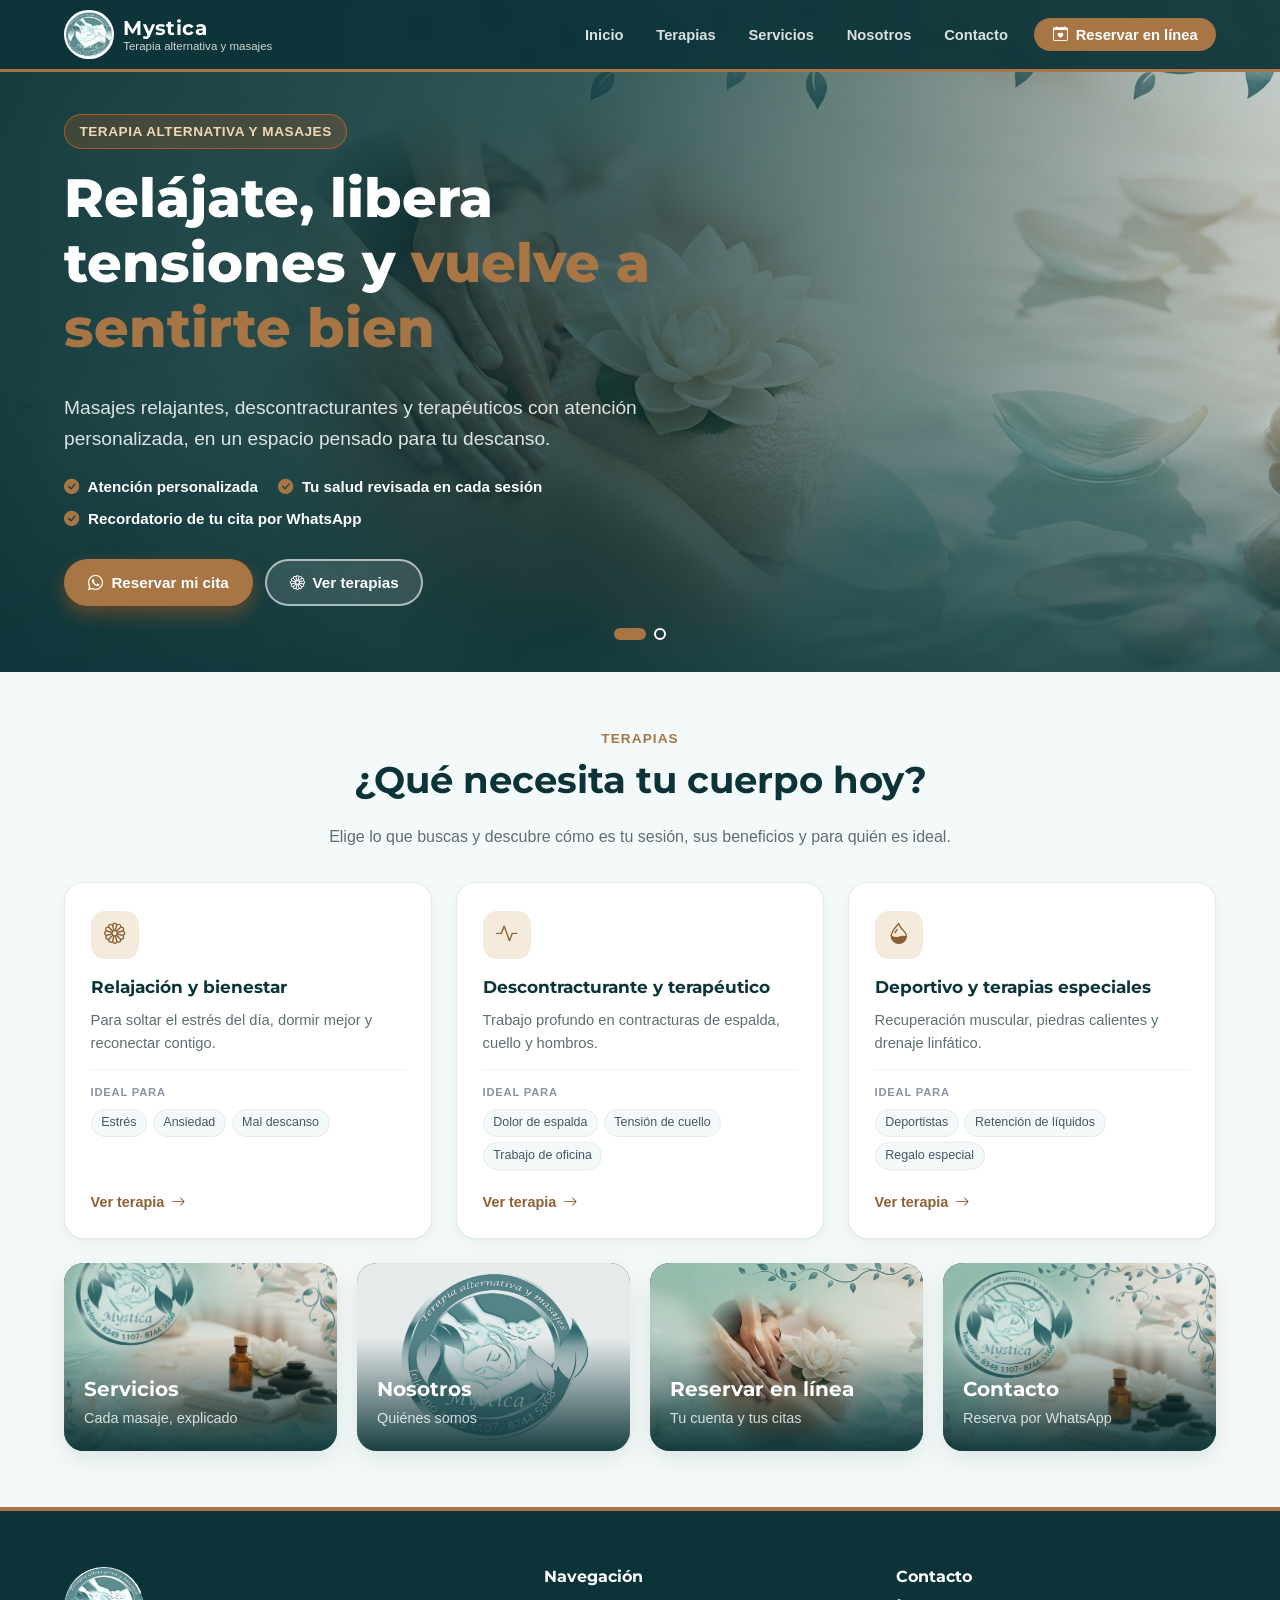
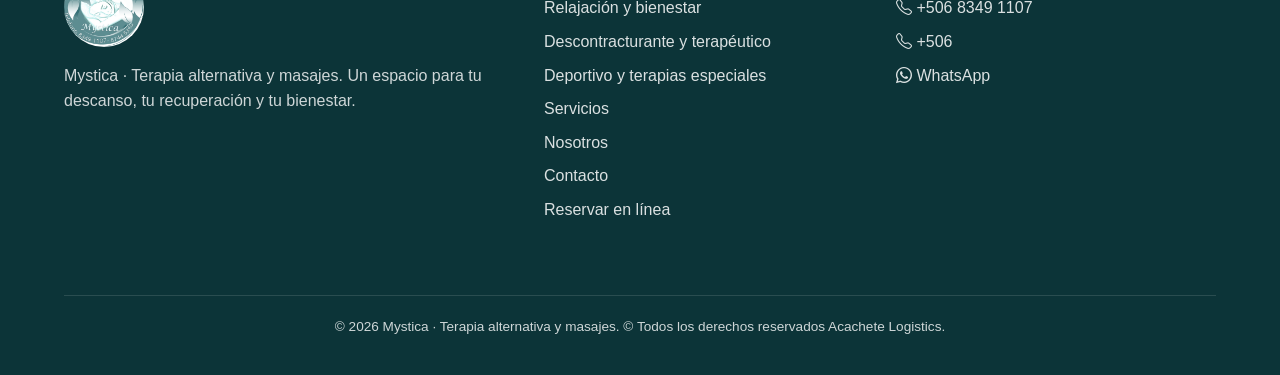
<file: secciones/configuracion.html>
<!-- ==================================================
     SECCIÓN: CONFIGURACIÓN
     Ajustes generales del sistema, organizados por MÓDULOS.
     Al entrar se ven solo las TARJETAS de los módulos; cada uno se
     abre al presionarlo (#configuracion?modulo=nombre) y tiene un
     botón para volver. Por ahora: "Horarios", "Vehículos" y "Pedidos".
     Para agregar un módulo:
       1. Una tarjeta más en #cfgInicio (data-modulo="nombre").
       2. Un <section class="cfg-modulo" data-modulo="nombre" hidden> con su contenido.
       3. En js/secciones/configuracion.js: agregarlo a CFG_MODULOS
          (quién puede usarlo y qué hacer al abrirlo).

     Estructura de la base: sql/00_instalacion_completa.sql (sección indicada en cada módulo).

     Módulo HORARIOS (tablas configuracion, marcas_horario y capacidad_marcas,
     sql/00 sección 5):
       (En pantalla se dice "HORARIO"; en la base de datos se sigue llamando "marca".)
       - Cantidad de horarios del piloto (base 5) y pedidos máximos por horario (base 5).
       - Horas predeterminadas de cada marca: inicia desde (solo G2+), hora inicio (a tiempo hasta
         aquí) y termina (marca tardía con justificación hasta aquí).
       - Horario por día de la semana (tablas horario_dias y marcas_dia):
         un día puede tener su propia cantidad
         de marcas y sus horas (ej. domingo con 1 marca); si no, usa la base.
       - Pedidos por marca distintos para una región o una tienda.
     Administrador y Admin G1: todo. Admin G2: ve la base (solo lectura) y
     administra los pedidos por marca de su región y de sus tiendas.

     Módulo VEHÍCULOS (tabla vehiculos, sql/00 sección 2):
       - Tipo de vehículo: camión, pick-up, panel o moto (obligatorio al agregar o modificar).
       - Resumen por estado (disponible / en uso / mantenimiento).
       - Lista con búsqueda y filtro; agregar, modificar y eliminar.
       - Muestra qué pilotos tienen asignado cada vehículo (se asigna en Usuarios).
     Administrador y Admin G1: todo. Admin G2: solo los vehículos asignados a
     pilotos de su región (modifica; elimina si no los usa otra región; no agrega).

     Módulo ACTIVIDADES (tablas actividades y tiendas_actividades, sql/00 sección 6;
     lógica en js/secciones/configuracion/actividades.js):
       - Se abre en una VENTANA FLOTANTE (#cfgActDialogo), no como página.
       - Servicios de la empresa, qué usa cada uno en los pedidos, si están
         activos y qué tiendas los ofrecen.
       - SOLO el Desarrollador (el Administrador no ve la tarjeta).

     Módulo PEDIDOS (sql/00 sección 6; lógica en js/secciones/configuracion/pedidos.js):
       - Categorías de mercadería de cada actividad: SOLO el Administrador.
       - Artículos frecuentes = pesos promedio de cada artículo, por actividad.
       - Simulador de precios peso × distancia con Python (python/tarifas.py, corre en el navegador).
         La regla de cada tarifa en palabras se ve en su formulario (tarifaEnPalabras).
       - Artículos frecuentes, tamaños de bulto, motivos de retraso, número de
         pedido y código de respaldo: Admin y G1.
       - Tarifas y descuentos: Admin y G1 los generales; Admin G2 los de su región.

     data-solo-general -> el JS lo oculta a Admin G2.
     data-nota-g2      -> nota que solo ve Admin G2 (data-region-g2 = su región).

     Solo lleva el contenido: sin <html>, <head> ni <body>.
       Estilos propios -> css/secciones/configuracion.css (clases "cfg-")
       Estilos comunes -> css/componentes.css
       Lógica          -> js/secciones/configuracion.js
     ================================================== -->

<!-- Si se abre este archivo directamente, redirige a app.html
     (cuando index lo carga, esta línea no se ejecuta). -->
<script>if (!document.querySelector('.cuerpo-principal')) location.replace('../index.html');</script>

<div class="pagina">

    <div class="pagina-cabecera">
        <div>
            <h2 class="pagina-titulo">Configuración</h2>
            <p class="pagina-subtitulo">Ajustes generales del sistema</p>
        </div>
    </div>

    <!-- ==================================================
         PANTALLA DE INICIO: tarjetas de módulos
         Cada tarjeta abre su módulo (#configuracion?modulo=nombre).
         El JS oculta las tarjetas que el rol no puede usar.
         ================================================== -->
    <div id="cfgInicio" class="cfg-inicio">
        <button type="button" class="cfg-modulo-tarjeta" data-modulo="horarios">
            <span class="cfg-modulo-icono"><i class="bi bi-clock-history"></i></span>
            <span class="cfg-modulo-textos">
                <span class="cfg-modulo-nombre">Horarios</span>
                <span class="cfg-modulo-descripcion">Horarios del piloto, sus horas y pedidos máximos por horario.</span>
                <span class="cfg-modulo-acceso">Administrador, Admin G1 y Admin G2 (su región)</span>
            </span>
            <i class="bi bi-chevron-right cfg-modulo-flecha"></i>
        </button>
        <button type="button" class="cfg-modulo-tarjeta" data-modulo="slots">
            <span class="cfg-modulo-icono"><i class="bi bi-calendar2-range"></i></span>
            <span class="cfg-modulo-textos">
                <span class="cfg-modulo-nombre">Slots</span>
                <span class="cfg-modulo-descripcion">Rangos de horario de despacho que el empleado asigna a cada pedido.</span>
                <span class="cfg-modulo-acceso">Administrador y Admin G1 (Admin G2 los ve)</span>
            </span>
            <i class="bi bi-chevron-right cfg-modulo-flecha"></i>
        </button>
        <button type="button" class="cfg-modulo-tarjeta" data-modulo="vehiculos">
            <span class="cfg-modulo-icono"><i class="bi bi-truck"></i></span>
            <span class="cfg-modulo-textos">
                <span class="cfg-modulo-nombre">Vehículos</span>
                <span class="cfg-modulo-descripcion">Vehículos de la empresa, su estado y a qué pilotos están asignados.</span>
                <span class="cfg-modulo-acceso">Administrador, Admin G1 y Admin G2 (su región)</span>
            </span>
            <i class="bi bi-chevron-right cfg-modulo-flecha"></i>
        </button>
        <button type="button" class="cfg-modulo-tarjeta" data-modulo="pedidos">
            <span class="cfg-modulo-icono"><i class="bi bi-receipt"></i></span>
            <span class="cfg-modulo-textos">
                <span class="cfg-modulo-nombre">Pedidos</span>
                <span class="cfg-modulo-descripcion">Tarifas, descuentos, mercadería, tamaños, motivos de retraso y numeración.</span>
                <span class="cfg-modulo-acceso">Administrador, Admin G1 y Admin G2 (tarifas y descuentos de su región)</span>
            </span>
            <i class="bi bi-chevron-right cfg-modulo-flecha"></i>
        </button>
        <!-- Transporte: solo si la empresa hace viajes (js/secciones/configuracion/transporte.js) -->
        <button type="button" class="cfg-modulo-tarjeta" data-modulo="transporte">
            <span class="cfg-modulo-icono"><i class="bi bi-car-front"></i></span>
            <span class="cfg-modulo-textos">
                <span class="cfg-modulo-nombre">Transporte</span>
                <span class="cfg-modulo-descripcion">Agenda de viajes, franjas de precio por km, recargos, días cerrados y viaje de cortesía.</span>
                <span class="cfg-modulo-acceso">Administrador y Admin G1</span>
            </span>
            <i class="bi bi-chevron-right cfg-modulo-flecha"></i>
        </button>
        <!-- Costos de operación: todas las empresas, si su plan lo incluye (js/secciones/configuracion/costos.js) -->
        <button type="button" class="cfg-modulo-tarjeta" data-modulo="costos">
            <span class="cfg-modulo-icono"><i class="bi bi-calculator"></i></span>
            <span class="cfg-modulo-textos">
                <span class="cfg-modulo-nombre">Costos de operación</span>
                <span class="cfg-modulo-descripcion">Gastos del mes, combustible y lo que cuesta cada km, cada vehículo y cada entrega o viaje.</span>
                <span class="cfg-modulo-acceso">Administrador y Admin G1</span>
            </span>
            <i class="bi bi-chevron-right cfg-modulo-flecha"></i>
        </button>
        <!-- Cajas: tipos de caja y fondo de cada piloto (js/secciones/configuracion/cajas.js) -->
        <button type="button" class="cfg-modulo-tarjeta" data-modulo="cajas">
            <span class="cfg-modulo-icono"><i class="bi bi-safe"></i></span>
            <span class="cfg-modulo-textos">
                <span class="cfg-modulo-nombre">Cajas</span>
                <span class="cfg-modulo-descripcion">Tipos de caja (ej. Caja básica ₡50 000) y el fondo de caja de cada piloto o conductor.</span>
                <span class="cfg-modulo-acceso">Administrador y Admin G1</span>
            </span>
            <i class="bi bi-chevron-right cfg-modulo-flecha"></i>
        </button>
        <!-- Planes y funciones: plan de pago de cada empresa (js/secciones/configuracion/planes.js) -->
        <!-- Servicios, horario de atención y mensajes de WhatsApp (solo empresas de citas / masajes;
             js/secciones/configuracion/servicios.js, tablas myst_ de sql/02_mystica_masajes.sql) -->
        <button type="button" class="cfg-modulo-tarjeta" data-modulo="servicios">
            <span class="cfg-modulo-icono"><i class="bi bi-flower1"></i></span>
            <span class="cfg-modulo-textos">
                <span class="cfg-modulo-nombre">Servicios y horario de atención</span>
                <span class="cfg-modulo-descripcion">Servicios (duración y precio), horario por día (inicia desde / termina, citas a la vez) y mensajes de WhatsApp.</span>
                <span class="cfg-modulo-acceso">Administrador y Admin G1</span>
            </span>
            <i class="bi bi-chevron-right cfg-modulo-flecha"></i>
        </button>
        <button type="button" class="cfg-modulo-tarjeta" data-modulo="planes">
            <span class="cfg-modulo-icono"><i class="bi bi-ui-checks-grid"></i></span>
            <span class="cfg-modulo-textos">
                <span class="cfg-modulo-nombre">Planes y funciones</span>
                <span class="cfg-modulo-descripcion">Plan de pago de cada empresa y qué funciones pueden usar sus administradores y usuarios.</span>
                <span class="cfg-modulo-acceso">Solo Desarrollador</span>
            </span>
            <i class="bi bi-chevron-right cfg-modulo-flecha"></i>
        </button>
        <!-- Actividades: se abre en una VENTANA FLOTANTE (#cfgActDialogo), no como página -->
        <button type="button" class="cfg-modulo-tarjeta" data-modulo="actividades">
            <span class="cfg-modulo-icono"><i class="bi bi-diagram-3"></i></span>
            <span class="cfg-modulo-textos">
                <span class="cfg-modulo-nombre">Actividades</span>
                <span class="cfg-modulo-descripcion">Servicios que ofrece la empresa (encomiendas, entregas de tienda...) y en qué tiendas.</span>
                <span class="cfg-modulo-acceso">Solo Desarrollador</span>
            </span>
            <i class="bi bi-box-arrow-up-right cfg-modulo-flecha"></i>
        </button>
        <!-- Empresas: abre "Nueva empresa" en la pestaña Empresas de Tiendas (#empresas-internas?nuevo=1) -->
        <button type="button" class="cfg-modulo-tarjeta" data-modulo="empresas">
            <span class="cfg-modulo-icono"><i class="bi bi-buildings"></i></span>
            <span class="cfg-modulo-textos">
                <span class="cfg-modulo-nombre">Empresas</span>
                <span class="cfg-modulo-descripcion">Crear una empresa con su ID (01, 02...): entregas de tienda, encomiendas o las dos. Se guardan en Tiendas → Empresas.</span>
                <span class="cfg-modulo-acceso">Solo Desarrollador</span>
            </span>
            <i class="bi bi-box-arrow-up-right cfg-modulo-flecha"></i>
        </button>
        <!-- Aquí se agregarán más módulos (una tarjeta por módulo) -->
    </div>

    <!-- Si el rol no tiene ningún módulo disponible -->
    <p id="cfgSinModulos" class="cfg-nota" hidden>
        <i class="bi bi-info-circle"></i>
        No hay opciones de configuración disponibles para tu rol.
    </p>

    <!-- Mensajes de "Guardado", errores (los pone el JS) -->
    <p id="cfgAviso" class="aviso" role="status"></p>

    <!-- ==================================================
         MÓDULO: HORARIOS (oculto hasta que se abre su tarjeta)
         ================================================== -->
    <section class="cfg-modulo" data-modulo="horarios" hidden>

        <!-- Encabezado del módulo con botón para volver -->
        <div class="cfg-modulo-cabecera">
            <a href="#configuracion" class="cfg-volver"><i class="bi bi-arrow-left"></i> Configuración</a>
            <h3 class="cfg-modulo-titulo"><i class="bi bi-clock-history"></i> Horarios</h3>
        </div>

        <!-- Solo Admin G2 -->
        <p class="cfg-nota" data-nota-g2 hidden>
            <i class="bi bi-info-circle"></i>
            Como Admin G2 (región <strong data-region-g2></strong>) puedes cambiar los
            <strong>pedidos por horario</strong> de tu región y de sus tiendas. Los horarios
            generales los define el Administrador o Admin G1.
        </p>

        <!-- ---------- 1. Valores base ---------- -->
        <div class="tarjeta cfg-tarjeta">
            <div class="cfg-tarjeta-cabecera">
                <div>
                    <h3 class="cfg-tarjeta-titulo">Valores base</h3>
                    <p class="cfg-tarjeta-texto">Cuántos horarios tiene el piloto en el día y cuántos pedidos caben en cada uno.</p>
                </div>
            </div>

            <form id="cfgBaseForm" class="cfg-base" novalidate>
                <div class="campo">
                    <label for="cfgCantidadMarcas" class="campo-etiqueta">Cantidad de horarios</label>
                    <input id="cfgCantidadMarcas" type="number" min="1" max="24" step="1" class="campo-input cfg-numero">
                    <small class="campo-ayuda">Horarios del piloto en el día (1 a 24).</small>
                </div>
                <div class="campo">
                    <label for="cfgPedidosMarca" class="campo-etiqueta">Pedidos máximos por horario</label>
                    <input id="cfgPedidosMarca" type="number" min="0" max="999" step="1" class="campo-input cfg-numero">
                    <small class="campo-ayuda">Base para todas las tiendas (se puede ajustar abajo).</small>
                </div>
                <button type="submit" id="cfgGuardarBase" data-solo-general class="boton boton-principal cfg-guardar-base">
                    <i class="bi bi-check2"></i>
                    <span>Guardar</span>
                </button>
            </form>
            <p id="cfgBaseError" class="form-error"></p>
        </div>

        <!-- ---------- 2. Horas de cada marca ---------- -->
        <div class="tarjeta cfg-tarjeta">
            <div class="cfg-tarjeta-cabecera">
                <div>
                    <h3 class="cfg-tarjeta-titulo">Horas de cada horario</h3>
                    <p class="cfg-tarjeta-texto">
                        <strong>Inicia desde</strong>: desde cuándo el piloto puede marcar (solo lo ven G2 o superior) ·
                        <strong>Hora inicio</strong>: hasta aquí la marca es a tiempo ·
                        <strong>Termina</strong>: hasta aquí se acepta la marca tardía (el piloto escribe por qué).
                    </p>
                </div>
            </div>
            <div class="tabla-caja">
                <table class="tabla cfg-tabla">
                    <thead>
                        <tr>
                            <th>Horario</th>
                            <th>Inicia desde</th>
                            <th>Hora inicio</th>
                            <th>Termina</th>
                            <th>Duración</th>
                            <th class="tabla-col-acciones" data-solo-general>Acciones</th>
                        </tr>
                    </thead>
                    <tbody id="cfgMarcas"></tbody>
                </table>
            </div>
        </div>

        <!-- ---------- 3. Horario por día de la semana (horario_dias y marcas_dia) ---------- -->
        <div class="tarjeta cfg-tarjeta">
            <div class="cfg-tarjeta-cabecera">
                <div>
                    <h3 class="cfg-tarjeta-titulo">Horario por día</h3>
                    <p class="cfg-tarjeta-texto">
                        Deja preajustado un día distinto a la base (ej. domingo con 1 horario o sin horarios).
                        Los días sin horario propio usan la <strong>base</strong>.
                    </p>
                </div>
            </div>
            <div class="tabla-caja">
                <table class="tabla cfg-tabla">
                    <thead>
                        <tr>
                            <th>Día</th>
                            <th>Tipo</th>
                            <th>Horarios</th>
                            <th>Horario</th>
                            <th class="tabla-col-acciones" data-solo-general>Acciones</th>
                        </tr>
                    </thead>
                    <tbody id="cfgDias"></tbody>
                </table>
            </div>
        </div>

        <!-- ---------- 4. Pedidos por marca según región o tienda ---------- -->
        <div class="tarjeta cfg-tarjeta">
            <div class="cfg-tarjeta-cabecera">
                <div>
                    <h3 class="cfg-tarjeta-titulo">Pedidos por horario según región o tienda</h3>
                    <p class="cfg-tarjeta-texto">
                        Si una región o tienda necesita otra cantidad. Prioridad:
                        <strong>tienda</strong> → <strong>región</strong> → <strong>base</strong>.
                    </p>
                </div>
                <button type="button" id="cfgNuevoAjuste" class="boton boton-secundario boton-chico">
                    <i class="bi bi-plus-lg"></i>
                    <span>Agregar ajuste</span>
                </button>
            </div>
            <div class="tabla-caja">
                <table class="tabla cfg-tabla">
                    <thead>
                        <tr>
                            <th>Aplica a</th>
                            <th>Tipo</th>
                            <th>Pedidos por horario</th>
                            <th class="tabla-col-acciones">Acciones</th>
                        </tr>
                    </thead>
                    <tbody id="cfgAjustes"></tbody>
                </table>
            </div>
        </div>
    </section>

    <!-- ==================================================
         MÓDULO: SLOTS (oculto hasta que se abre su tarjeta)
         Rangos de horario de DESPACHO de los pedidos (distintos de las marcas
         del piloto). Tablas slots_horario, slot_dias y slots_dia (sql/00,
         sección 5; sql/01 bloque 12). Lógica: js/secciones/configuracion/slots.js
         ================================================== -->
    <section class="cfg-modulo" data-modulo="slots" hidden>
        <div class="cfg-modulo-cabecera">
            <a href="#configuracion" class="cfg-volver"><i class="bi bi-arrow-left"></i> Configuración</a>
            <h3 class="cfg-modulo-titulo"><i class="bi bi-calendar2-range"></i> Slots</h3>
        </div>

        <p class="cfg-nota">
            <i class="bi bi-info-circle"></i>
            El <strong>slot</strong> es el rango de horario en que se despacha un pedido: el empleado lo elige
            al registrarlo y lo confirma al marcarlo <strong>Listo para despachar</strong>. Es distinto del
            <strong>horario (marca)</strong> del piloto, que solo ven el piloto y Admin G2 en adelante.
        </p>
        <p class="cfg-nota" data-nota-g2 hidden>
            <i class="bi bi-eye"></i> Como Admin G2 puedes ver los slots; los cambia el Administrador o Admin G1.
        </p>
        <p id="cfgSlotFaltaSql" class="aviso visible error" hidden>
            Falta ejecutar sql/01_actualizacion_base_existente.sql (bloque 12: slots).
        </p>

        <!-- ---------- 1. Cantidad de slots ---------- -->
        <div class="tarjeta cfg-tarjeta">
            <div class="cfg-tarjeta-cabecera">
                <div>
                    <h3 class="cfg-tarjeta-titulo">Valores base</h3>
                    <p class="cfg-tarjeta-texto">Cuántos slots de despacho hay en el día.</p>
                </div>
            </div>
            <form id="cfgSlotBaseForm" class="cfg-base" novalidate>
                <div class="campo">
                    <label for="cfgSlotCantidad" class="campo-etiqueta">Cantidad de slots</label>
                    <input id="cfgSlotCantidad" type="number" min="1" max="24" step="1" class="campo-input cfg-numero">
                    <small class="campo-ayuda">Slots del día (1 a 24). Los nuevos continúan después del último.</small>
                </div>
                <button type="submit" data-solo-general class="boton boton-principal cfg-guardar-base">
                    <i class="bi bi-check2"></i>
                    <span>Guardar</span>
                </button>
            </form>
            <p id="cfgSlotBaseError" class="form-error"></p>
        </div>

        <!-- ---------- 2. Horas de cada slot ---------- -->
        <div class="tarjeta cfg-tarjeta">
            <div class="cfg-tarjeta-cabecera">
                <div>
                    <h3 class="cfg-tarjeta-titulo">Horas de cada slot</h3>
                    <p class="cfg-tarjeta-texto">Horas predeterminadas: desde qué hora y hasta qué hora se despacha en cada slot.</p>
                </div>
            </div>
            <div class="tabla-caja">
                <table class="tabla cfg-tabla">
                    <thead>
                        <tr>
                            <th>Slot</th>
                            <th>Desde</th>
                            <th>Hasta</th>
                            <th>Duración</th>
                            <th class="tabla-col-acciones" data-solo-general>Acciones</th>
                        </tr>
                    </thead>
                    <tbody id="cfgSlots"></tbody>
                </table>
            </div>
        </div>

        <!-- ---------- 3. Slots por día de la semana ---------- -->
        <div class="tarjeta cfg-tarjeta">
            <div class="cfg-tarjeta-cabecera">
                <div>
                    <h3 class="cfg-tarjeta-titulo">Slots por día</h3>
                    <p class="cfg-tarjeta-texto">
                        Deja preajustado un día distinto a la base (ej. sábado con 2 slots o domingo sin slots).
                        Los días sin slots propios usan la <strong>base</strong>.
                    </p>
                </div>
            </div>
            <div class="tabla-caja">
                <table class="tabla cfg-tabla">
                    <thead>
                        <tr>
                            <th>Día</th>
                            <th>Tipo</th>
                            <th>Slots</th>
                            <th>Horario</th>
                            <th class="tabla-col-acciones" data-solo-general>Acciones</th>
                        </tr>
                    </thead>
                    <tbody id="cfgSlotDias"></tbody>
                </table>
            </div>
        </div>

        <!-- Ventana: modificar un slot base -->
        <dialog id="cfgSlotDialogo" class="dialogo" aria-labelledby="cfgSlotTitulo">
            <form id="cfgSlotForm" class="dialogo-form" novalidate>
                <h3 id="cfgSlotTitulo" class="dialogo-titulo">Slot 1</h3>
                <div class="campos">
                    <div class="campo">
                        <label for="cfgSlotInicio" class="campo-etiqueta">Desde *</label>
                        <input id="cfgSlotInicio" type="time" class="campo-input" required>
                    </div>
                    <div class="campo">
                        <label for="cfgSlotFin" class="campo-etiqueta">Hasta *</label>
                        <input id="cfgSlotFin" type="time" class="campo-input" required>
                    </div>
                </div>
                <p id="cfgSlotError" class="form-error" role="alert"></p>
                <div class="dialogo-botones">
                    <button type="button" data-cerrar class="boton boton-secundario">Cancelar</button>
                    <button type="submit" class="boton boton-principal">Guardar</button>
                </div>
            </form>
        </dialog>

        <!-- Ventana: slots de un día (las filas las arma el JS según la cantidad) -->
        <dialog id="cfgSlotDiaDialogo" class="dialogo cfg-dialogo-ancho" aria-labelledby="cfgSlotDiaTitulo">
            <form id="cfgSlotDiaForm" class="dialogo-form" novalidate>
                <h3 id="cfgSlotDiaTitulo" class="dialogo-titulo">Slots del lunes</h3>
                <div class="campo cfg-dia-cantidad">
                    <label for="cfgSlotDiaCantidad" class="campo-etiqueta">Cantidad de slots ese día *</label>
                    <input id="cfgSlotDiaCantidad" type="number" min="0" max="24" step="1" class="campo-input cfg-numero">
                    <small class="campo-ayuda">0 = sin slots (no se despacha). Los slots nuevos toman las horas de la base.</small>
                </div>
                <div class="cfg-dia-marcas">
                    <div class="cfg-dia-fila cfg-slot-fila cfg-dia-encabezado" aria-hidden="true">
                        <span>Slot</span><span>Desde</span><span>Hasta</span>
                    </div>
                    <div id="cfgSlotDiaFilas" class="cfg-dia-marcas"></div>
                    <p id="cfgSlotDiaVacio" class="cfg-nota" hidden>
                        <i class="bi bi-moon"></i> Sin slots: ese día no se despachan pedidos.
                    </p>
                </div>
                <fieldset class="cfg-dia-copiar">
                    <legend class="campo-etiqueta">Aplicar también a</legend>
                    <div id="cfgSlotDiaOtros" class="cfg-dia-otros"></div>
                </fieldset>
                <p id="cfgSlotDiaError" class="form-error" role="alert"></p>
                <div class="dialogo-botones">
                    <button type="button" data-cerrar class="boton boton-secundario">Cancelar</button>
                    <button type="submit" class="boton boton-principal">Guardar</button>
                </div>
            </form>
        </dialog>
    </section>

    <!-- ==================================================
         MÓDULO: VEHÍCULOS (oculto hasta que se abre su tarjeta)
         Tabla "vehiculos" (sql/00 sección 2). Los pilotos asignados se ven aquí,
         pero el vehículo de cada piloto se asigna en Usuarios.
         ================================================== -->
    <section class="cfg-modulo" data-modulo="vehiculos" hidden>

        <div class="cfg-modulo-cabecera">
            <a href="#configuracion" class="cfg-volver"><i class="bi bi-arrow-left"></i> Configuración</a>
            <h3 class="cfg-modulo-titulo"><i class="bi bi-truck"></i> Vehículos</h3>
        </div>

        <!-- Solo Admin G2 -->
        <p class="cfg-nota" data-nota-g2 hidden>
            <i class="bi bi-info-circle"></i>
            Como Admin G2 (región <strong data-region-g2></strong>) ves los vehículos asignados a
            pilotos de tu región. Para registrar uno nuevo, hazlo desde <strong>Usuarios</strong>
            al asignarlo a un piloto.
        </p>

        <!-- ---------- Resumen por estado (clic = filtrar) ---------- -->
        <div id="cfgVehResumen" class="resumen">
            <button type="button" class="resumen-item" data-estado="">
                <span class="resumen-numero" data-cuenta="">0</span>
                <span class="resumen-texto">Total</span>
            </button>
            <button type="button" class="resumen-item resumen-verde" data-estado="disponible">
                <span class="resumen-numero" data-cuenta="disponible">0</span>
                <span class="resumen-texto">Disponibles</span>
            </button>
            <button type="button" class="resumen-item resumen-azul" data-estado="en_uso">
                <span class="resumen-numero" data-cuenta="en_uso">0</span>
                <span class="resumen-texto">En uso</span>
            </button>
            <button type="button" class="resumen-item resumen-naranja" data-estado="mantenimiento">
                <span class="resumen-numero" data-cuenta="mantenimiento">0</span>
                <span class="resumen-texto">Mantenimiento</span>
            </button>
        </div>

        <!-- ---------- Lista de vehículos ---------- -->
        <div class="tarjeta cfg-tarjeta">
            <div class="cfg-tarjeta-cabecera">
                <div>
                    <h3 class="cfg-tarjeta-titulo">Lista de vehículos</h3>
                    <p id="cfgVehContador" class="cfg-tarjeta-texto">Cargando vehículos...</p>
                </div>
                <button type="button" id="cfgVehNuevo" data-solo-general class="boton boton-principal boton-chico">
                    <i class="bi bi-plus-lg"></i>
                    <span>Agregar vehículo</span>
                </button>
            </div>

            <div class="filtros">
                <div class="buscador">
                    <i class="bi bi-search"></i>
                    <input id="cfgVehBuscar" type="search" class="buscador-input"
                           placeholder="Buscar por placa, tipo, marca o piloto" aria-label="Buscar vehículos">
                </div>
                <select id="cfgVehFiltroEstado" class="campo-input filtro" aria-label="Filtrar por estado">
                    <option value="">Todos los estados</option>
                    <option value="disponible">Disponible</option>
                    <option value="en_uso">En uso</option>
                    <option value="mantenimiento">Mantenimiento</option>
                </select>
            </div>

            <div class="tabla-caja">
                <table class="tabla cfg-tabla">
                    <thead>
                        <tr>
                            <th>Placa</th>
                            <th>Tipo</th>
                            <th>Marca</th>
                            <th>Estado</th>
                            <th>Pilotos asignados</th>
                            <th class="tabla-col-acciones">Acciones</th>
                        </tr>
                    </thead>
                    <tbody id="cfgVehiculos"></tbody>
                </table>
            </div>
        </div>
    </section>

    <!-- ==================================================
         MÓDULO: PEDIDOS (oculto hasta que se abre su tarjeta)
         Tablas de sql/00 sección 6. La lógica está en
         js/secciones/configuracion/pedidos.js, que arma una tarjeta por
         lista (tarifas, descuentos, categorías, tamaños, motivos de
         retraso) dentro de #cfgPedTarjetas.
         ================================================== -->
    <section class="cfg-modulo" data-modulo="pedidos" hidden>

        <div class="cfg-modulo-cabecera">
            <a href="#configuracion" class="cfg-volver"><i class="bi bi-arrow-left"></i> Configuración</a>
            <h3 class="cfg-modulo-titulo"><i class="bi bi-receipt"></i> Pedidos</h3>
        </div>

        <!-- Solo Admin G2 -->
        <p class="cfg-nota" data-nota-g2 hidden>
            <i class="bi bi-info-circle"></i>
            Como Admin G2 (región <strong data-region-g2></strong>) puedes cambiar las <strong>tarifas</strong>
            y los <strong>descuentos</strong> de tu región y de sus tiendas. Lo demás lo define el
            Administrador o Admin G1.
        </p>

        <!-- Si la base no tiene las tablas de pedidos -->
        <p id="cfgPedFaltaSql" class="cfg-nota" hidden>
            <i class="bi bi-exclamation-triangle"></i>
            Falta instalar la base de datos: <strong>sql/00_instalacion_completa.sql</strong>.
        </p>

        <!-- Tarjetas de cada lista (las arma el JS) -->
        <div id="cfgPedTarjetas" class="cfg-pilas"></div>

        <!-- ---------- Simulador de precios: PESO × DISTANCIA (Python en el navegador) ----------
             La regla de cada tarifa (en palabras) se ve al crearla o modificarla en Tarifas.
             Aquí se SIMULA: una tabla con el precio para cada peso (filas) y cada
             distancia en km (columnas), con el precio por km de la tarifa.
             Calcula python/tarifas.py dentro del navegador (Pyodide): no necesita servidor. -->
        <div class="tarjeta cfg-tarjeta">
            <div class="cfg-tarjeta-cabecera">
                <div>
                    <h3 class="cfg-tarjeta-titulo"><i class="bi bi-calculator"></i> Simulador de precios: peso × distancia (Python)</h3>
                    <p class="cfg-tarjeta-texto">
                        Cuánto cuesta un envío según su <strong>peso</strong> y los <strong>km</strong> de A a B, con la tarifa elegida.
                        Sirve para revisar los precios antes de guardarlos o para responder rápido a un cliente.
                    </p>
                </div>
            </div>
            <form id="cfgCalcForm" class="cfg-calc-controles" novalidate>
                <div class="campo cfg-calc-tarifa">
                    <label for="cfgCalcTarifa" class="campo-etiqueta">Tarifa</label>
                    <select id="cfgCalcTarifa" class="campo-input"></select>
                    <small id="cfgCalcRegla" class="campo-ayuda"></small>
                </div>
                <fieldset class="cfg-calc-grupo">
                    <legend>Peso (filas)</legend>
                    <label>Desde <input id="cfgCalcDesde" type="number" min="0" step="any" value="1" class="campo-input" aria-label="Peso desde (kg)"></label>
                    <label>Hasta <input id="cfgCalcHasta" type="number" min="0" step="any" value="10" class="campo-input" aria-label="Peso hasta (kg)"></label>
                    <label>Cada <input id="cfgCalcPaso" type="number" min="0.1" step="any" value="1" class="campo-input" aria-label="Peso cada (kg)"></label>
                    <span class="cfg-calc-unidad">kg</span>
                </fieldset>
                <!-- Solo si la tarifa cobra por km (si no, una sola columna: sin distancia) -->
                <fieldset class="cfg-calc-grupo" id="cfgCalcKmGrupo">
                    <legend>Distancia (columnas)</legend>
                    <label>Desde <input id="cfgCalcKmDesde" type="number" min="0" step="any" value="0" class="campo-input" aria-label="Distancia desde (km)"></label>
                    <label>Hasta <input id="cfgCalcKmHasta" type="number" min="0" step="any" value="20" class="campo-input" aria-label="Distancia hasta (km)"></label>
                    <label>Cada <input id="cfgCalcKmPaso" type="number" min="0.1" step="any" value="5" class="campo-input" aria-label="Distancia cada (km)"></label>
                    <span class="cfg-calc-unidad">km</span>
                </fieldset>
                <div class="campo">
                    <label for="cfgCalcMonto" class="campo-etiqueta">Monto de compra (₡)</label>
                    <input id="cfgCalcMonto" type="number" min="0" step="any" value="0" class="campo-input">
                </div>
                <button type="submit" id="cfgCalcBoton" class="boton boton-principal">
                    <i class="bi bi-play-fill"></i>
                    <span>Simular</span>
                </button>
            </form>
            <p id="cfgCalcEstado" class="cfg-calc-estado">La primera vez Python tarda unos segundos en cargar (se descarga una sola vez).
                Para un solo peso o una sola distancia, pon el mismo número en "Desde" y "Hasta".</p>

            <!-- Simulaciones hechas: cada "Simular" agrega una arriba. Se borran una por
                 una (✕) o todas. Solo en esta pantalla: no se guardan. -->
            <div id="cfgCalcCabecera" class="cfg-calc-cabecera" hidden>
                <strong>Simulaciones hechas (<span id="cfgCalcCuenta">0</span>)</strong>
                <button type="button" id="cfgCalcBorrarTodo" class="boton boton-secundario boton-chico">
                    <i class="bi bi-trash"></i> <span>Borrar todos</span>
                </button>
            </div>
            <div id="cfgCalcHistorial" class="cfg-calc-historial"></div>
        </div>

        <!-- ---------- Número de pedido (manual o automático) ---------- -->
        <div class="tarjeta cfg-tarjeta">
            <div class="cfg-tarjeta-cabecera">
                <div>
                    <h3 class="cfg-tarjeta-titulo"><i class="bi bi-123"></i> Número de pedido</h3>
                    <p class="cfg-tarjeta-texto">Cómo se numeran los pedidos nuevos de la empresa.</p>
                </div>
            </div>
            <form id="cfgNumeroForm" class="cfg-base" novalidate>
                <label class="cfg-opcion">
                    <input type="radio" name="cfgNumero" value="automatico">
                    <span><strong>Automático</strong><small>El sistema lo pone: P-000001, P-000002...</small></span>
                </label>
                <label class="cfg-opcion">
                    <input type="radio" name="cfgNumero" value="manual">
                    <span><strong>Manual</strong><small>El empleado lo escribe (ej. su número de factura). No se puede repetir.</small></span>
                </label>
                <button type="submit" data-solo-general class="boton boton-principal">
                    <i class="bi bi-check2"></i>
                    <span>Guardar</span>
                </button>
            </form>
        </div>

        <!-- ---------- Código de respaldo (4 dígitos, se pueden marcar las dos) ---------- -->
        <div class="tarjeta cfg-tarjeta">
            <div class="cfg-tarjeta-cabecera">
                <div>
                    <h3 class="cfg-tarjeta-titulo"><i class="bi bi-key"></i> Código de respaldo</h3>
                    <p class="cfg-tarjeta-texto">
                        Código de 4 dígitos para entregar si quien recibe no tiene el QR.
                        Puedes marcar una o las dos opciones. Se aplica a los pedidos nuevos.
                    </p>
                </div>
            </div>
            <form id="cfgCodigoForm" class="cfg-base" novalidate>
                <label class="cfg-opcion">
                    <input type="checkbox" name="cfgCodigo" value="aleatorio">
                    <span><strong>Número aleatorio</strong><small>Ej. 4821 (se le da al cliente con el QR)</small></span>
                </label>
                <label class="cfg-opcion">
                    <input type="checkbox" name="cfgCodigo" value="telefono">
                    <span><strong>Últimos 4 dígitos del teléfono del cliente</strong><small>Ej. 5555-1234 → 1234</small></span>
                </label>
                <button type="submit" data-solo-general class="boton boton-principal">
                    <i class="bi bi-check2"></i>
                    <span>Guardar</span>
                </button>
            </form>
            <p id="cfgCodigoError" class="form-error" role="alert"></p>
        </div>
    </section>

    <!-- ==================================================
         MÓDULO: TRANSPORTE (solo si la empresa hace viajes; Administrador y Admin G1)
         Tablas de sql/01 bloque 19: transporte_config, transporte_franjas,
         transporte_dias_cerrados. Los costos (transporte_costos) están en "Costos de operación";
         aquí solo se usan para el margen de cada franja.
         Lógica: js/secciones/configuracion/transporte.js. Ids "cfgTra".
         ================================================== -->
    <section class="cfg-modulo" data-modulo="transporte" hidden>

        <div class="cfg-modulo-cabecera">
            <a href="#configuracion" class="cfg-volver"><i class="bi bi-arrow-left"></i> Configuración</a>
            <h3 class="cfg-modulo-titulo"><i class="bi bi-car-front"></i> Transporte</h3>
        </div>

        <p id="cfgTraFaltaSql" class="cfg-nota" hidden>
            <i class="bi bi-exclamation-triangle"></i>
            Falta ejecutar <strong>sql/01_actualizacion_base_existente.sql</strong> (bloque 19: transporte) en Supabase.
        </p>

        <div id="cfgTraContenido" class="cfg-tra">

            <!-- ---------- 1. Franjas y precio ---------- -->
            <div class="tarjeta cfg-tarjeta">
                <div class="cfg-tarjeta-cabecera">
                    <div>
                        <h3 class="cfg-tarjeta-titulo">Franjas y precio</h3>
                        <p class="cfg-tarjeta-texto">
                            Precio por km según la <strong>hora de recogida</strong>:
                            viaje = máximo(mínimo, cargo base + km × precio por km). Las horas sin franja no se pueden reservar.
                        </p>
                    </div>
                    <button type="button" id="cfgTraNuevaFranja" class="boton boton-principal boton-chico">
                        <i class="bi bi-plus-lg"></i>
                        <span>Nueva franja</span>
                    </button>
                </div>
                <div class="tabla-caja">
                    <table class="tabla cfg-tabla">
                        <thead>
                            <tr>
                                <th>Franja</th>
                                <th>Días</th>
                                <th>Horario</th>
                                <th>Precio</th>
                                <th>Margen</th>
                                <th>Estado</th>
                                <th class="tabla-col-acciones">Acciones</th>
                            </tr>
                        </thead>
                        <tbody id="cfgTraFranjas"></tbody>
                    </table>
                </div>
                <p class="cfg-tarjeta-texto">
                    Margen: precio por km contra el costo de recorrer 1 km (Configuración → <strong>Costos de operación</strong>).
                </p>
            </div>

            <!-- ---------- 2. Recargos, agenda y cortesía ---------- -->
            <form id="cfgTraReglas" class="tarjeta cfg-tarjeta" novalidate>
                <div class="cfg-tarjeta-cabecera">
                    <div>
                        <h3 class="cfg-tarjeta-titulo">Recargos, agenda y viaje de cortesía</h3>
                        <p class="cfg-tarjeta-texto">Reglas que usa la base al reservar, cambiar la hora y cancelar.</p>
                    </div>
                </div>
                <div class="cfg-tra-grupos">
                    <fieldset class="cfg-tra-grupo">
                        <legend>Recargos (monto fijo)</legend>
                        <div class="campo">
                            <label for="cfgTraPasIncl" class="campo-etiqueta">Pasajeros incluidos en el precio</label>
                            <input id="cfgTraPasIncl" type="number" min="0" step="1" class="campo-input" data-cfg="pasajeros_incluidos" data-entero>
                        </div>
                        <div class="campo">
                            <label for="cfgTraRecPas" class="campo-etiqueta">Por cada pasajero adicional</label>
                            <input id="cfgTraRecPas" type="number" min="0" step="50" class="campo-input" data-cfg="recargo_pasajero">
                        </div>
                        <div class="campo">
                            <label for="cfgTraRecMerc" class="campo-etiqueta">Mercadería (por viaje)</label>
                            <input id="cfgTraRecMerc" type="number" min="0" step="50" class="campo-input" data-cfg="recargo_mercaderia">
                        </div>
                        <div class="campo">
                            <label for="cfgTraRecMasc" class="campo-etiqueta">Por cada mascota</label>
                            <input id="cfgTraRecMasc" type="number" min="0" step="50" class="campo-input" data-cfg="recargo_mascota">
                        </div>
                        <div class="campo">
                            <label for="cfgTraRedondeo" class="campo-etiqueta">Redondear el viaje a</label>
                            <input id="cfgTraRedondeo" type="number" min="0" step="50" class="campo-input" data-cfg="redondeo">
                            <small class="campo-ayuda">Hacia arriba. 0 = sin redondeo.</small>
                        </div>
                    </fieldset>

                    <fieldset class="cfg-tra-grupo">
                        <legend>Agenda</legend>
                        <div class="campo">
                            <label for="cfgTraAcerca" class="campo-etiqueta">Llegar al punto A (min)</label>
                            <input id="cfgTraAcerca" type="number" min="0" max="240" step="5" class="campo-input" data-cfg="acercamiento_min" data-entero>
                        </div>
                        <div class="campo">
                            <label for="cfgTraColchon" class="campo-etiqueta">Colchón después del viaje (min)</label>
                            <input id="cfgTraColchon" type="number" min="0" max="240" step="5" class="campo-input" data-cfg="colchon_min" data-entero>
                        </div>
                        <div class="campo">
                            <label for="cfgTraVelocidad" class="campo-etiqueta">Velocidad promedio (km/h)</label>
                            <input id="cfgTraVelocidad" type="number" min="1" step="1" class="campo-input" data-cfg="velocidad_kmh">
                            <small class="campo-ayuda">Si el mapa no da los minutos del viaje.</small>
                        </div>
                        <div class="campo">
                            <label for="cfgTraAntMin" class="campo-etiqueta">Reservar al menos (min antes)</label>
                            <input id="cfgTraAntMin" type="number" min="0" step="15" class="campo-input" data-cfg="anticipacion_min" data-entero>
                        </div>
                        <div class="campo">
                            <label for="cfgTraAntDias" class="campo-etiqueta">Reservar hasta (días después)</label>
                            <input id="cfgTraAntDias" type="number" min="0" max="90" step="1" class="campo-input" data-cfg="anticipacion_dias" data-entero>
                        </div>
                        <div class="campo">
                            <label for="cfgTraCancelar" class="campo-etiqueta">El cliente cambia o cancela hasta (horas antes)</label>
                            <input id="cfgTraCancelar" type="number" min="0" step="0.5" class="campo-input" data-cfg="cancelar_horas">
                        </div>
                        <div class="campo">
                            <label for="cfgTraZona" class="campo-etiqueta">Zona horaria</label>
                            <select id="cfgTraZona" class="campo-input" data-cfg="zona_horaria" data-texto>
                                <option value="America/Costa_Rica">Costa Rica</option>
                                <option value="America/Guatemala">Guatemala</option>
                                <option value="America/El_Salvador">El Salvador</option>
                                <option value="America/Tegucigalpa">Honduras</option>
                                <option value="America/Managua">Nicaragua</option>
                                <option value="America/Panama">Panamá</option>
                                <option value="America/Mexico_City">México (centro)</option>
                                <option value="America/Bogota">Colombia</option>
                            </select>
                        </div>
                    </fieldset>

                    <fieldset class="cfg-tra-grupo">
                        <legend>Viaje de cortesía (automático)</legend>
                        <label class="cfg-si-no"><input type="checkbox" data-cfg="cortesia_activa" data-si-no> Activo</label>
                        <div class="campo">
                            <label for="cfgTraCorViajes" class="campo-etiqueta">Viajes terminados que se necesitan</label>
                            <input id="cfgTraCorViajes" type="number" min="1" step="1" class="campo-input" data-cfg="cortesia_viajes" data-entero>
                        </div>
                        <div class="campo">
                            <label for="cfgTraCorDias" class="campo-etiqueta">…dentro de (días)</label>
                            <input id="cfgTraCorDias" type="number" min="1" step="1" class="campo-input" data-cfg="cortesia_dias" data-entero>
                        </div>
                        <div class="campo">
                            <label for="cfgTraCorVence" class="campo-etiqueta">La cortesía vence a los (días)</label>
                            <input id="cfgTraCorVence" type="number" min="1" step="1" class="campo-input" data-cfg="cortesia_vence_dias" data-entero>
                        </div>
                        <div class="campo">
                            <label for="cfgTraCorRadio" class="campo-etiqueta">Viaje de hasta (km)</label>
                            <input id="cfgTraCorRadio" type="number" min="0" step="0.5" class="campo-input" data-cfg="cortesia_radio_km">
                        </div>
                        <small class="campo-ayuda">Se aplica sola en la próxima solicitud dentro del radio. Cubre solo el viaje: los recargos se cobran.</small>
                    </fieldset>
                </div>
                <p id="cfgTraReglasError" class="form-error" role="alert"></p>
                <div class="dialogo-botones">
                    <button type="submit" id="cfgTraGuardarReglas" class="boton boton-principal">Guardar reglas</button>
                </div>
            </form>

            <!-- ---------- 3. Simulador km × franja ---------- -->
            <div class="tarjeta cfg-tarjeta">
                <div class="cfg-tarjeta-cabecera">
                    <div>
                        <h3 class="cfg-tarjeta-titulo">Simulador: km × franja</h3>
                        <p class="cfg-tarjeta-texto">Precio del viaje en cada franja (1 pasajero, sin mascotas ni mercadería). No se guarda.</p>
                    </div>
                    <div class="cfg-tra-sim-controles">
                        <label class="campo-etiqueta" for="cfgTraSimHasta">Hasta</label>
                        <input id="cfgTraSimHasta" type="number" min="1" max="200" value="20" class="campo-input cfg-numero"> km
                        <label class="campo-etiqueta" for="cfgTraSimCada">cada</label>
                        <input id="cfgTraSimCada" type="number" min="0.5" max="50" step="0.5" value="2" class="campo-input cfg-numero"> km
                    </div>
                </div>
                <div class="tabla-caja">
                    <table class="tabla cfg-tabla cfg-tra-simulador">
                        <thead id="cfgTraSimCabecera"></thead>
                        <tbody id="cfgTraSimulador"></tbody>
                    </table>
                </div>
            </div>

            <!-- ---------- 4. Días cerrados ---------- -->
            <div class="tarjeta cfg-tarjeta">
                <div class="cfg-tarjeta-cabecera">
                    <div>
                        <h3 class="cfg-tarjeta-titulo">Días cerrados</h3>
                        <p class="cfg-tarjeta-texto">
                            Feriados o cierres avisados (ej. por los estados de WhatsApp): ese día no se puede reservar.
                            Los días de la semana sin franja (ej. domingo) ya quedan cerrados.
                        </p>
                    </div>
                </div>
                <form id="cfgTraCerradoForm" class="cfg-tra-cerrado" novalidate>
                    <div class="campo">
                        <label for="cfgTraCerradoFecha" class="campo-etiqueta">Fecha</label>
                        <input id="cfgTraCerradoFecha" type="date" class="campo-input">
                    </div>
                    <div class="campo">
                        <label for="cfgTraCerradoMotivo" class="campo-etiqueta">Motivo</label>
                        <input id="cfgTraCerradoMotivo" type="text" maxlength="100" class="campo-input" placeholder="Ej. Feriado">
                    </div>
                    <button type="submit" class="boton boton-principal boton-chico"><i class="bi bi-plus-lg"></i> <span>Agregar</span></button>
                </form>
                <div class="tabla-caja">
                    <table class="tabla cfg-tabla">
                        <thead>
                            <tr>
                                <th>Fecha</th>
                                <th>Motivo</th>
                                <th class="tabla-col-acciones">Acciones</th>
                            </tr>
                        </thead>
                        <tbody id="cfgTraCerrados"></tbody>
                    </table>
                </div>
            </div>
        </div>
    </section>

    <!-- ==================================================
         MÓDULO: COSTOS DE OPERACIÓN (todas las empresas, si su plan incluye "cfg_costos")
         El gasto del mes se DIVIDE entre las horas y los km del mes -> costo por hora,
         por km y por entrega o viaje (real: últimos 30 días).
         Lógica: js/secciones/configuracion/costos.js. Ids "cfgCos".
         ================================================== -->
    <section class="cfg-modulo" data-modulo="costos" hidden>

        <div class="cfg-modulo-cabecera">
            <a href="#configuracion" class="cfg-volver"><i class="bi bi-arrow-left"></i> Configuración</a>
            <h3 class="cfg-modulo-titulo"><i class="bi bi-calculator"></i> Costos de operación</h3>
        </div>

        <p id="cfgCosFaltaSql" class="cfg-nota" hidden>
            <i class="bi bi-exclamation-triangle"></i>
            Falta ejecutar <strong>sql/01_actualizacion_base_existente.sql</strong> (bloque 19: tablas de costos) en Supabase.
        </p>

        <div id="cfgCosContenido" class="cfg-tra">

            <!-- ---------- 1. Resumen y combustible ---------- -->
            <div class="tarjeta cfg-tarjeta">
                <div class="cfg-tarjeta-cabecera">
                    <div>
                        <h3 class="cfg-tarjeta-titulo">Cuánto cuesta operar</h3>
                        <p class="cfg-tarjeta-texto">
                            Escribe el gasto de cada mes: el sistema lo <strong>divide</strong> para saber cuánto cuesta cada hora
                            y cada km. <strong>Fijos</strong> (cuota, seguro, marchamo, salario…) ÷ horas de trabajo del mes = costo por hora.
                            <strong>Variables</strong> (mantenimiento, llantas…) ÷ km del mes + combustible (precio del litro ÷ km por litro) = costo por km.
                            Los gastos de "toda la empresa" se reparten igual entre los vehículos.
                        </p>
                    </div>
                </div>

                <div id="cfgCosResumen" class="resumen cfg-tra-resumen"></div>

                <form id="cfgCosCombustible" class="cfg-tra-combustible" novalidate>
                    <div class="campo">
                        <label for="cfgCosLitro" class="campo-etiqueta">Precio del litro de combustible</label>
                        <input id="cfgCosLitro" type="number" min="0" step="1" class="campo-input" data-cfg="precio_litro">
                    </div>
                    <div class="campo">
                        <label for="cfgCosVelocidad" class="campo-etiqueta">Velocidad promedio (km/h)</label>
                        <input id="cfgCosVelocidad" type="number" min="1" step="1" class="campo-input" data-cfg="velocidad_kmh">
                    </div>
                    <button type="submit" class="boton boton-secundario boton-chico">Guardar</button>
                </form>
                <p class="cfg-tarjeta-texto">
                    La velocidad sirve para sumar el tiempo al costo de 1 km y para estimar los minutos de las entregas sin dato del mapa.
                </p>
            </div>

            <!-- ---------- 2. Por vehículo ---------- -->
            <div class="tarjeta cfg-tarjeta">
                <div class="cfg-tarjeta-cabecera">
                    <div>
                        <h3 class="cfg-tarjeta-titulo">Por vehículo</h3>
                        <p class="cfg-tarjeta-texto">
                            Con el lápiz se escriben las horas y los km de cada mes y su rendimiento (km por litro).
                            "Real" usa lo que hizo el vehículo en los últimos 30 días (entregas de su piloto y viajes terminados).
                        </p>
                    </div>
                </div>
                <div class="tabla-caja">
                    <table class="tabla cfg-tabla">
                        <thead>
                            <tr>
                                <th>Vehículo</th>
                                <th>Gasto fijo</th>
                                <th>Gasto variable</th>
                                <th>Horas / km al mes</th>
                                <th>Costo por hora</th>
                                <th>Costo por km</th>
                                <th>Real (30 días)</th>
                                <th class="tabla-col-acciones">Acciones</th>
                            </tr>
                        </thead>
                        <tbody id="cfgCosVehiculos"></tbody>
                    </table>
                </div>
            </div>

            <!-- ---------- 3. Gastos del mes ---------- -->
            <div class="tarjeta cfg-tarjeta">
                <div class="cfg-tarjeta-cabecera">
                    <div>
                        <h3 class="cfg-tarjeta-titulo">Gastos del mes</h3>
                        <p class="cfg-tarjeta-texto">Lo que se paga cada mes. El combustible no se escribe aquí: se calcula solo.</p>
                    </div>
                    <button type="button" id="cfgCosNuevoGasto" class="boton boton-principal boton-chico">
                        <i class="bi bi-plus-lg"></i>
                        <span>Nuevo gasto</span>
                    </button>
                </div>
                <div class="tabla-caja">
                    <table class="tabla cfg-tabla">
                        <thead>
                            <tr>
                                <th>Concepto</th>
                                <th>Tipo</th>
                                <th>Vehículo</th>
                                <th>Monto al mes</th>
                                <th class="tabla-col-acciones">Acciones</th>
                            </tr>
                        </thead>
                        <tbody id="cfgCosGastos"></tbody>
                    </table>
                </div>
            </div>
        </div>
    </section>

    <!-- ==================================================
         MÓDULO: CAJAS (si el plan de la empresa incluye "caja"; Administrador y Admin G1)
         Tipos de caja (tabla cajas) y fondo de cada piloto (usuarios.caja_id / caja_monto),
         sql/01 bloque 24. El cierre se hace en la sección Caja.
         Lógica: js/secciones/configuracion/cajas.js. Ids "cfgCaj".
         ================================================== -->
    <section class="cfg-modulo" data-modulo="cajas" hidden>

        <div class="cfg-modulo-cabecera">
            <a href="#configuracion" class="cfg-volver"><i class="bi bi-arrow-left"></i> Configuración</a>
            <h3 class="cfg-modulo-titulo"><i class="bi bi-safe"></i> Cajas</h3>
        </div>

        <p id="cfgCajFaltaSql" class="cfg-nota" hidden>
            <i class="bi bi-exclamation-triangle"></i>
            Falta ejecutar <strong>sql/01_actualizacion_base_existente.sql</strong> (bloque 24: caja) en Supabase.
        </p>

        <div id="cfgCajContenido" class="cfg-tra">
            <div class="tarjeta cfg-tarjeta">
                <div class="cfg-tarjeta-cabecera">
                    <div>
                        <h3 class="cfg-tarjeta-titulo">Tipos de caja</h3>
                        <p class="cfg-tarjeta-texto">
                            Montos de fondo que se repiten (ej. "Caja básica" ₡50 000). Al cambiar el monto de un tipo,
                            cambia el fondo de todos los pilotos que lo usan.
                        </p>
                    </div>
                    <button type="button" id="cfgCajNueva" class="boton boton-principal boton-chico">
                        <i class="bi bi-plus-lg"></i>
                        <span>Nueva caja</span>
                    </button>
                </div>
                <div class="tabla-caja">
                    <table class="tabla cfg-tabla">
                        <thead>
                            <tr>
                                <th>Caja</th>
                                <th>Monto</th>
                                <th>Pilotos</th>
                                <th class="tabla-col-acciones">Acciones</th>
                            </tr>
                        </thead>
                        <tbody id="cfgCajTipos"></tbody>
                    </table>
                </div>
            </div>

            <div class="tarjeta cfg-tarjeta">
                <div class="cfg-tarjeta-cabecera">
                    <div>
                        <h3 class="cfg-tarjeta-titulo">Fondo de cada piloto o conductor</h3>
                        <p class="cfg-tarjeta-texto">
                            El dinero con el que sale (para dar vuelto). En el cierre de caja debe entregar
                            el fondo + el efectivo que cobró. Elige un tipo de caja o escribe un monto propio.
                        </p>
                    </div>
                </div>
                <div class="tabla-caja">
                    <table class="tabla cfg-tabla">
                        <thead>
                            <tr>
                                <th>Piloto</th>
                                <th>Tienda</th>
                                <th>Tipo de caja</th>
                                <th>Fondo</th>
                                <th class="tabla-col-acciones">Guardar</th>
                            </tr>
                        </thead>
                        <tbody id="cfgCajPilotos"></tbody>
                    </table>
                </div>
            </div>
        </div>
    </section>

    <!-- ==================================================
         MÓDULO: PLANES Y FUNCIONES (solo el Desarrollador)
         Plan de pago de cada empresa y las funciones que pueden usar sus administradores
         y usuarios (empresas.plan y empresas.funciones, sql/01 bloque 22).
         Catálogo y planes: empresas/empresas.js (FUNCIONES_PLAN y PLANES).
         Lógica: js/secciones/configuracion/planes.js. Ids "cfgPla".
         ================================================== -->
    <section class="cfg-modulo" data-modulo="servicios" hidden>
        <div class="cfg-modulo-cabecera">
            <a href="#configuracion" class="cfg-volver"><i class="bi bi-arrow-left"></i> Configuración</a>
            <h3 class="cfg-modulo-titulo"><i class="bi bi-flower1"></i> Servicios y horario de atención</h3>
        </div>
        <!-- Lo arma js/secciones/configuracion/servicios.js -->
        <div id="cfgSrvContenido" class="cit-cfg"></div>
    </section>

    <section class="cfg-modulo" data-modulo="planes" hidden>

        <div class="cfg-modulo-cabecera">
            <a href="#configuracion" class="cfg-volver"><i class="bi bi-arrow-left"></i> Configuración</a>
            <h3 class="cfg-modulo-titulo"><i class="bi bi-ui-checks-grid"></i> Planes y funciones</h3>
        </div>

        <p id="cfgPlaFaltaSql" class="cfg-nota" hidden>
            <i class="bi bi-exclamation-triangle"></i>
            Falta ejecutar <strong>sql/01_actualizacion_base_existente.sql</strong> (bloque 22: plan de cada empresa) en Supabase.
        </p>

        <p class="cfg-nota">
            <i class="bi bi-info-circle"></i>
            Elige el plan de cada empresa: se marcan sus funciones. Si cambias alguna casilla queda como
            <strong>Personalizado</strong>. Lo que no esté marcado desaparece para los administradores y usuarios
            de esa empresa (menú, botones y tarjetas de Configuración). Tú, como Desarrollador, siempre lo ves todo.
        </p>

        <div id="cfgPlaLista" class="cfg-pla-lista"></div>
    </section>
</div>

<!-- ==================================================
     VENTANA: MODIFICAR UNA MARCA
     ================================================== -->
<dialog id="cfgMarcaDialogo" class="dialogo" aria-labelledby="cfgMarcaTitulo">
    <form id="cfgMarcaForm" class="dialogo-form" novalidate>
        <h3 id="cfgMarcaTitulo" class="dialogo-titulo">Horario 1</h3>
        <div class="campos">
            <div class="campo">
                <label for="cfgInicioDesde" class="campo-etiqueta">Inicia desde *</label>
                <input id="cfgInicioDesde" type="time" class="campo-input" required>
            </div>
            <div class="campo">
                <label for="cfgInicioHasta" class="campo-etiqueta">Hora inicio *</label>
                <input id="cfgInicioHasta" type="time" class="campo-input" required>
            </div>
            <div class="campo">
                <label for="cfgFin" class="campo-etiqueta">Termina *</label>
                <input id="cfgFin" type="time" class="campo-input" required>
            </div>
            <div class="campo-ancho">
                <small class="campo-ayuda">
                    Ej.: inicia desde 07:00, hora inicio 07:30, termina 09:00 → de 07:00 a 07:30 la marca es a
                    tiempo; de 07:30 a 09:00 es <strong>tardía</strong> (el piloto escribe por qué); después ya no
                    se puede marcar. "Inicia desde" solo lo ven G2 o superior.
                </small>
            </div>
        </div>
        <p id="cfgMarcaError" class="form-error" role="alert"></p>
        <div class="dialogo-botones">
            <button type="button" id="cfgMarcaCancelar" class="boton boton-secundario">Cancelar</button>
            <button type="submit" id="cfgMarcaGuardar" class="boton boton-principal">Guardar</button>
        </div>
    </form>
</dialog>

<!-- ==================================================
     VENTANA: HORARIO DE UN DÍA
     Cantidad de marcas del día y las horas de cada una. Las filas de
     marcas las arma el JS (#cfgDiaMarcas) según la cantidad.
     ================================================== -->
<dialog id="cfgDiaDialogo" class="dialogo cfg-dialogo-ancho" aria-labelledby="cfgDiaTitulo">
    <form id="cfgDiaForm" class="dialogo-form" novalidate>
        <h3 id="cfgDiaTitulo" class="dialogo-titulo">Horario del lunes</h3>

        <div class="campo cfg-dia-cantidad">
            <label for="cfgDiaCantidad" class="campo-etiqueta">Cantidad de horarios ese día *</label>
            <input id="cfgDiaCantidad" type="number" min="0" max="24" step="1" class="campo-input cfg-numero">
            <small class="campo-ayuda">0 = sin horarios (día de descanso). Los horarios nuevos toman las horas de la base.</small>
        </div>

        <!-- Encabezado + una fila por marca (las crea el JS) -->
        <div class="cfg-dia-marcas">
            <div class="cfg-dia-fila cfg-dia-encabezado" aria-hidden="true">
                <span>Horario</span><span>Inicia desde</span><span>Hora inicio</span><span>Termina</span>
            </div>
            <div id="cfgDiaMarcas"></div>
            <p id="cfgDiaVacio" class="cfg-nota" hidden>
                <i class="bi bi-moon"></i> Sin horarios: ese día el piloto no trabaja.
            </p>
        </div>

        <!-- Copiar el mismo horario a otros días (casillas que arma el JS) -->
        <fieldset class="cfg-dia-copiar">
            <legend class="campo-etiqueta">Aplicar también a</legend>
            <div id="cfgDiaOtros" class="cfg-dia-otros"></div>
        </fieldset>

        <p id="cfgDiaError" class="form-error" role="alert"></p>
        <div class="dialogo-botones">
            <button type="button" id="cfgDiaCancelar" class="boton boton-secundario">Cancelar</button>
            <button type="submit" id="cfgDiaGuardar" class="boton boton-principal">Guardar</button>
        </div>
    </form>
</dialog>

<!-- ==================================================
     VENTANA: AJUSTE DE PEDIDOS POR REGIÓN O TIENDA
     ================================================== -->
<dialog id="cfgAjusteDialogo" class="dialogo" aria-labelledby="cfgAjusteTitulo">
    <form id="cfgAjusteForm" class="dialogo-form" novalidate>
        <h3 id="cfgAjusteTitulo" class="dialogo-titulo">Agregar ajuste</h3>
        <div class="campos">
            <div class="campo">
                <label for="cfgAjusteTipo" class="campo-etiqueta">Aplica a *</label>
                <select id="cfgAjusteTipo" class="campo-input">
                    <option value="region">Una región</option>
                    <option value="tienda">Una tienda</option>
                </select>
            </div>
            <div class="campo">
                <label for="cfgAjusteDestino" class="campo-etiqueta">¿Cuál? *</label>
                <select id="cfgAjusteDestino" class="campo-input"></select>
            </div>
            <div class="campo">
                <label for="cfgAjustePedidos" class="campo-etiqueta">Pedidos por horario *</label>
                <input id="cfgAjustePedidos" type="number" min="0" max="999" step="1" class="campo-input cfg-numero">
            </div>
        </div>
        <p id="cfgAjusteError" class="form-error" role="alert"></p>
        <div class="dialogo-botones">
            <button type="button" id="cfgAjusteCancelar" class="boton boton-secundario">Cancelar</button>
            <button type="submit" id="cfgAjusteGuardar" class="boton boton-principal">Guardar</button>
        </div>
    </form>
</dialog>

<!-- ==================================================
     VENTANA GENÉRICA DEL MÓDULO PEDIDOS
     Sirve para todas sus listas (tarifas, descuentos, categorías...):
     js/secciones/configuracion/pedidos.js arma los campos en #cfgPedCampos.
     ================================================== -->
<dialog id="cfgPedDialogo" class="dialogo" aria-labelledby="cfgPedTitulo">
    <form id="cfgPedForm" class="dialogo-form" novalidate>
        <h3 id="cfgPedTitulo" class="dialogo-titulo">Agregar</h3>
        <div id="cfgPedCampos" class="campos"></div>
        <p id="cfgPedVistaPrevia" class="cfg-vista-previa" hidden></p>
        <p id="cfgPedError" class="form-error" role="alert"></p>
        <div class="dialogo-botones">
            <button type="button" id="cfgPedCancelar" class="boton boton-secundario">Cancelar</button>
            <button type="submit" id="cfgPedGuardar" class="boton boton-principal">Guardar</button>
        </div>
    </form>
</dialog>

<!-- ==================================================
     VENTANA FLOTANTE: ACTIVIDADES (solo Administrador)
     La abre la tarjeta "Actividades". Lista y botón de modificar los
     arma js/secciones/configuracion/actividades.js en #cfgActLista.
     ================================================== -->
<dialog id="cfgActDialogo" class="dialogo cfg-dialogo-ancho" aria-labelledby="cfgActTitulo">
    <div class="dialogo-form">
        <div class="cfg-ventana-cabecera">
            <h3 id="cfgActTitulo" class="dialogo-titulo"><i class="bi bi-diagram-3"></i> Actividades</h3>
            <div class="cfg-act-cabecera-botones">
                <button type="button" id="cfgActNueva" class="boton boton-principal boton-chico">
                    <i class="bi bi-plus-lg"></i> Nueva actividad
                </button>
                <button type="button" id="cfgActCerrar" class="boton-icono" aria-label="Cerrar">
                    <i class="bi bi-x-lg"></i>
                </button>
            </div>
        </div>
        <p class="cfg-tarjeta-texto">
            Servicios del sistema y qué usa cada uno en los pedidos (son los mismos para todas las empresas).
            Las actividades <strong>activas</strong> quedan disponibles en <strong>todas</strong> las tiendas.
            Qué actividades realiza cada empresa se marca en <strong>Tiendas → Empresas</strong>.
        </p>

        <!-- Si la base no tiene la tabla de actividades -->
        <p id="cfgActFaltaSql" class="cfg-nota" hidden>
            <i class="bi bi-exclamation-triangle"></i>
            Falta instalar la base de datos: <strong>sql/00_instalacion_completa.sql</strong>.
        </p>

        <div class="tabla-caja">
            <table class="tabla cfg-tabla">
                <thead>
                    <tr>
                        <th>Actividad</th>
                        <th>Usa</th>
                        <th>Estado</th>
                        <th class="tabla-col-acciones">Acciones</th>
                    </tr>
                </thead>
                <tbody id="cfgActLista"></tbody>
            </table>
        </div>
    </div>
</dialog>

<!-- ==================================================
     VENTANA: NUEVA / MODIFICAR UNA ACTIVIDAD (se abre encima de la anterior)
     Código, icono y "agregar a la empresa" solo al crear.
     ================================================== -->
<dialog id="cfgActEditar" class="dialogo" aria-labelledby="cfgActEditarTitulo">
    <form id="cfgActForm" class="dialogo-form" novalidate>
        <h3 id="cfgActEditarTitulo" class="dialogo-titulo">Modificar actividad</h3>
        <div class="campos">
            <div class="campo">
                <label for="cfgActNombre" class="campo-etiqueta">Nombre *</label>
                <input id="cfgActNombre" type="text" maxlength="60" class="campo-input" placeholder="Transporte">
            </div>
            <div class="campo" data-solo-crear>
                <label for="cfgActCodigo" class="campo-etiqueta">Código *</label>
                <input id="cfgActCodigo" type="text" maxlength="30" class="campo-input texto-codigo" placeholder="transporte">
                <small class="cfg-act-desc">Sale del nombre. Minúsculas, sin espacios. No se cambia después.</small>
            </div>
            <div class="campo campo-ancho">
                <label for="cfgActDescripcion" class="campo-etiqueta">Descripción</label>
                <input id="cfgActDescripcion" type="text" maxlength="150" class="campo-input"
                       placeholder="Viajes de personas y mercadería de un punto A a un punto B.">
            </div>
            <div class="campo">
                <label for="cfgActIcono" class="campo-etiqueta">Icono</label>
                <div class="cfg-act-icono-caja">
                    <select id="cfgActIcono" class="campo-input">
                        <option value="bi-box-seam">Caja</option>
                        <option value="bi-shop">Tienda</option>
                        <option value="bi-car-front">Carro</option>
                        <option value="bi-truck">Camión</option>
                        <option value="bi-bicycle">Bicicleta</option>
                        <option value="bi-capsule">Farmacia</option>
                        <option value="bi-cup-hot">Comida</option>
                        <option value="bi-briefcase">Maletín</option>
                        <option value="bi-envelope">Documentos</option>
                    </select>
                    <i id="cfgActIconoMuestra" class="bi bi-box-seam" aria-hidden="true"></i>
                </div>
            </div>
            <!-- Cómo llama la actividad al registro y al conductor (js/palabras.js).
                 Vacío = pedido / piloto. Se ve en todo el sistema si TODAS las
                 actividades de la empresa usan la misma palabra.
                 data-sin-palabras: aquí se escriben, no se traducen. -->
            <fieldset class="campo campo-ancho cfg-act-palabras" id="cfgActPalabras" data-sin-palabras>
                <legend class="campo-etiqueta">Cómo se llama en esta actividad (vacío = pedido / piloto)</legend>
                <label class="campo-etiqueta" for="cfgActPalRegistro">El registro</label>
                <input id="cfgActPalRegistro" type="text" maxlength="30" class="campo-input" placeholder="pedido" data-palabra="palabra_registro">
                <input id="cfgActPalRegistros" type="text" maxlength="30" class="campo-input" placeholder="pedidos (plural)" data-palabra="palabra_registros" aria-label="El registro, en plural">
                <label class="campo-etiqueta" for="cfgActPalConductor">El conductor</label>
                <input id="cfgActPalConductor" type="text" maxlength="30" class="campo-input" placeholder="piloto" data-palabra="palabra_conductor">
                <input id="cfgActPalConductores" type="text" maxlength="30" class="campo-input" placeholder="pilotos (plural)" data-palabra="palabra_conductores" aria-label="El conductor, en plural">
                <small class="cfg-act-desc">Ej. Transporte: viaje / viajes y conductor / conductores. Una empresa que solo
                    hace esta actividad verá esas palabras en todo el sistema.</small>
            </fieldset>
            <div class="campo campo-ancho" data-solo-crear id="cfgActAgregarCampo">
                <label class="cfg-si-no"><input id="cfgActAgregar" type="checkbox" checked>
                    Agregarla a la empresa con la que trabajas (<span id="cfgActAgregarEmpresa"></span>)</label>
            </div>
            <div class="campo campo-ancho">
                <label class="cfg-si-no"><input id="cfgActActiva" type="checkbox"> Activa (disponible en todas las tiendas al crear pedidos)</label>
            </div>
            <!-- Qué partes del pedido usa esta actividad (columnas usa_* de actividades) -->
            <fieldset class="campo campo-ancho cfg-act-usa">
                <legend class="campo-etiqueta">Qué usa esta actividad en los pedidos</legend>
                <label class="cfg-si-no"><input type="checkbox" data-usa="usa_bodega"> Recepción en bodega (estado "En bodega")</label>
                <label class="cfg-si-no"><input type="checkbox" data-usa="usa_recoleccion"> Punto de partida</label>
                <label class="cfg-si-no"><input type="checkbox" data-usa="usa_tamanos"> Tamaño de los bultos (S / M / L / XL)</label>
                <label class="cfg-si-no"><input type="checkbox" data-usa="usa_compra"> Monto de la compra, envío gratis y cobrar la compra</label>
                <label class="cfg-si-no"><input type="checkbox" data-usa="permite_alcohol"> Puede llevar alcohol (el piloto confirma la mayoría de edad)</label>
                <label class="cfg-si-no"><input type="checkbox" data-usa="usa_viajes"> Viajes con agenda: el cliente solicita día y hora, el vehículo y el conductor se asignan solos (sección Viajes, en vez de Pedidos)</label>
            </fieldset>
        </div>
        <p id="cfgActError" class="form-error" role="alert"></p>
        <div class="dialogo-botones">
            <button type="button" id="cfgActCancelar" class="boton boton-secundario">Cancelar</button>
            <button type="submit" id="cfgActGuardar" class="boton boton-principal">Guardar</button>
        </div>
    </form>
</dialog>

<!-- ==================================================
     VENTANA: AGREGAR / MODIFICAR UN VEHÍCULO
     ================================================== -->
<dialog id="cfgVehDialogo" class="dialogo" aria-labelledby="cfgVehTitulo">
    <form id="cfgVehForm" class="dialogo-form" novalidate>
        <h3 id="cfgVehTitulo" class="dialogo-titulo">Agregar vehículo</h3>
        <div class="campos">
            <div class="campo">
                <label for="cfgVehPlaca" class="campo-etiqueta">Placa *</label>
                <input id="cfgVehPlaca" type="text" maxlength="15" autocomplete="off" class="campo-input cfg-placa" placeholder="P123ABC">
                <small class="campo-ayuda">Letras, números y guion (se guarda en MAYÚSCULAS).</small>
            </div>
            <!-- Tipo de vehículo. Para agregar un tipo: aquí, en
                 CFG_TIPOS_VEHICULO (js/secciones/configuracion.js) y en la regla del SQL -->

            <div class="campo">
                <label for="cfgVehTipo" class="campo-etiqueta">Tipo *</label>
                <select id="cfgVehTipo" class="campo-input">
                    <option value="">Selecciona...</option>
                    <option value="camion">Camión</option>
                    <option value="pickup">Pick-up</option>
                    <option value="panel">Panel</option>
                    <option value="moto">Moto</option>
                    <option value="auto">Automóvil</option>
                    <option value="microbus">Microbús</option>
                </select>
            </div>
            <div class="campo">
                <label for="cfgVehMarca" class="campo-etiqueta">Marca *</label>
                <input id="cfgVehMarca" type="text" maxlength="40" class="campo-input" placeholder="Toyota">
            </div>
            <div class="campo">
                <label for="cfgVehEstado" class="campo-etiqueta">Estado *</label>
                <select id="cfgVehEstado" class="campo-input">
                    <option value="disponible">Disponible</option>
                    <option value="en_uso">En uso</option>
                    <option value="mantenimiento">Mantenimiento</option>
                </select>
            </div>
            <!-- Solo si la empresa hace viajes (Transporte, sql/01 bloque 19). La agenda asigna
                 el vehículo que tenga asientos y carga suficientes (y acepte mascotas si hacen falta) -->
            <fieldset id="cfgVehTransporte" class="campo campo-ancho cfg-veh-transporte" hidden>
                <legend class="campo-etiqueta">Transporte (viajes)</legend>
                <div class="campo">
                    <label for="cfgVehAsientos" class="campo-etiqueta">Asientos para pasajeros</label>
                    <input id="cfgVehAsientos" type="number" min="0" max="60" step="1" class="campo-input" data-veh="asientos" data-nombre="Asientos">
                </div>
                <div class="campo">
                    <label for="cfgVehCarga" class="campo-etiqueta">Carga máxima (kg)</label>
                    <input id="cfgVehCarga" type="number" min="0" step="1" class="campo-input" data-veh="carga_kg" data-nombre="Carga máxima">
                </div>
                <label class="cfg-si-no campo-ancho"><input type="checkbox" data-veh="acepta_mascotas"> Acepta mascotas</label>
                <div class="campo">
                    <label for="cfgVehKmLitro" class="campo-etiqueta">Km por litro</label>
                    <input id="cfgVehKmLitro" type="number" min="0" step="0.1" class="campo-input" data-veh="km_por_litro" data-nombre="Km por litro">
                </div>
                <div class="campo">
                    <label for="cfgVehHorasMes" class="campo-etiqueta">Horas de trabajo al mes</label>
                    <input id="cfgVehHorasMes" type="number" min="0" step="1" class="campo-input" data-veh="horas_mes" data-nombre="Horas al mes">
                </div>
                <div class="campo">
                    <label for="cfgVehKmMes" class="campo-etiqueta">Km al mes (estimado)</label>
                    <input id="cfgVehKmMes" type="number" min="0" step="1" class="campo-input" data-veh="km_mes" data-nombre="Km al mes">
                </div>
                <small class="campo-ayuda campo-ancho">
                    Sin asientos el vehículo no recibe viajes con personas. Km por litro, horas y km del mes
                    sirven para calcular el costo por hora y por km (Configuración → Costos de operación).
                </small>
            </fieldset>
            <div class="campo-ancho">
                <small class="campo-ayuda">
                    El vehículo de cada piloto se asigna desde <strong>Usuarios</strong> (formulario del piloto).
                    <strong>"En uso"</strong> y <strong>"Disponible"</strong> cambian solos: en uso mientras su piloto
                    tenga pedidos activos. <strong>"Mantenimiento"</strong> solo lo cambia una persona.
                </small>
            </div>
        </div>
        <p id="cfgVehError" class="form-error" role="alert"></p>
        <div class="dialogo-botones">
            <button type="button" id="cfgVehCancelar" class="boton boton-secundario">Cancelar</button>
            <button type="submit" id="cfgVehGuardar" class="boton boton-principal">Guardar</button>
        </div>
    </form>
</dialog>

<!-- ==================================================
     VENTANA: CONFIRMAR (quitar marcas, eliminar un ajuste o un vehículo)
     ================================================== -->
<dialog id="cfgConfirmar" class="dialogo dialogo-chico" aria-labelledby="cfgConfirmarTitulo">
    <h3 id="cfgConfirmarTitulo" class="dialogo-titulo">Confirmar</h3>
    <p id="cfgConfirmarTexto" class="dialogo-texto"></p>
    <div class="dialogo-botones">
        <button type="button" id="cfgConfirmarNo" class="boton boton-secundario">Cancelar</button>
        <button type="button" id="cfgConfirmarSi" class="boton boton-peligro">Confirmar</button>
    </div>
</dialog>

<!-- ==================================================
     VENTANAS DEL MÓDULO TRANSPORTE (js/secciones/configuracion/transporte.js)
     ================================================== -->
<dialog id="cfgTraFranjaDialogo" class="dialogo" aria-labelledby="cfgTraFranjaTitulo">
    <form id="cfgTraFranjaForm" class="dialogo-form" novalidate>
        <h3 id="cfgTraFranjaTitulo" class="dialogo-titulo">Nueva franja</h3>
        <div class="campos">
            <div class="campo campo-ancho">
                <label for="cfgTraFrNombre" class="campo-etiqueta">Nombre</label>
                <input id="cfgTraFrNombre" type="text" maxlength="40" class="campo-input" placeholder="Ej. Hora pico mañana">
            </div>
            <fieldset class="campo campo-ancho cfg-tra-dias">
                <legend class="campo-etiqueta">Días *</legend>
                <div id="cfgTraFrDias" class="cfg-tra-dias-opciones"></div>
            </fieldset>
            <div class="campo">
                <label for="cfgTraFrDesde" class="campo-etiqueta">Desde *</label>
                <input id="cfgTraFrDesde" type="time" step="900" class="campo-input">
            </div>
            <div class="campo">
                <label for="cfgTraFrHasta" class="campo-etiqueta">Hasta *</label>
                <input id="cfgTraFrHasta" type="time" step="900" class="campo-input">
            </div>
            <div class="campo">
                <label for="cfgTraFrPrecioKm" class="campo-etiqueta">Precio por km *</label>
                <input id="cfgTraFrPrecioKm" type="number" min="0" step="10" class="campo-input">
            </div>
            <div class="campo">
                <label for="cfgTraFrBase" class="campo-etiqueta">Cargo base</label>
                <input id="cfgTraFrBase" type="number" min="0" step="50" class="campo-input">
            </div>
            <div class="campo">
                <label for="cfgTraFrMinimo" class="campo-etiqueta">Mínimo</label>
                <input id="cfgTraFrMinimo" type="number" min="0" step="50" class="campo-input">
            </div>
            <div class="campo">
                <label class="cfg-si-no"><input id="cfgTraFrActiva" type="checkbox" checked> Activa</label>
            </div>
        </div>
        <p id="cfgTraFrPalabras" class="cfg-vista-previa"></p>
        <p id="cfgTraFrError" class="form-error" role="alert"></p>
        <div class="dialogo-botones">
            <button type="button" id="cfgTraFrCancelar" class="boton boton-secundario">Cancelar</button>
            <button type="submit" id="cfgTraFrGuardar" class="boton boton-principal">Guardar</button>
        </div>
    </form>
</dialog>

<!-- Ventana del módulo Cajas (js/secciones/configuracion/cajas.js) -->
<dialog id="cfgCajDialogo" class="dialogo dialogo-chico" aria-labelledby="cfgCajTitulo">
    <form id="cfgCajForm" class="dialogo-form" novalidate>
        <h3 id="cfgCajTitulo" class="dialogo-titulo">Nueva caja</h3>
        <div class="campos">
            <div class="campo campo-ancho">
                <label for="cfgCajNombre" class="campo-etiqueta">Nombre *</label>
                <input id="cfgCajNombre" type="text" maxlength="40" class="campo-input" placeholder="Ej. Caja básica">
            </div>
            <div class="campo campo-ancho">
                <label for="cfgCajMonto" class="campo-etiqueta">Monto del fondo *</label>
                <input id="cfgCajMonto" type="number" min="0" step="100" class="campo-input" inputmode="decimal">
            </div>
        </div>
        <p id="cfgCajError" class="form-error" role="alert"></p>
        <div class="dialogo-botones">
            <button type="button" id="cfgCajCancelar" class="boton boton-secundario">Cancelar</button>
            <button type="submit" class="boton boton-principal">Guardar</button>
        </div>
    </form>
</dialog>

<!-- Ventanas del módulo Costos de operación (js/secciones/configuracion/costos.js) -->
<dialog id="cfgCosGastoDialogo" class="dialogo" aria-labelledby="cfgCosGastoTitulo">
    <form id="cfgCosGastoForm" class="dialogo-form" novalidate>
        <h3 id="cfgCosGastoTitulo" class="dialogo-titulo">Nuevo gasto</h3>
        <div class="campos">
            <div class="campo campo-ancho">
                <label for="cfgCosGaConcepto" class="campo-etiqueta">Concepto *</label>
                <input id="cfgCosGaConcepto" type="text" maxlength="60" class="campo-input" list="cfgCosConceptos" placeholder="Ej. Seguro">
                <datalist id="cfgCosConceptos">
                    <option value="Cuota del vehículo"></option>
                    <option value="Seguro"></option>
                    <option value="Marchamo"></option>
                    <option value="Salario del conductor"></option>
                    <option value="Plan de teléfono"></option>
                    <option value="Parqueo"></option>
                    <option value="Mantenimiento"></option>
                    <option value="Llantas"></option>
                    <option value="Lavado"></option>
                </datalist>
            </div>
            <div class="campo">
                <label for="cfgCosGaTipo" class="campo-etiqueta">Tipo *</label>
                <select id="cfgCosGaTipo" class="campo-input">
                    <option value="fijo">Fijo (se paga aunque no haya trabajo)</option>
                    <option value="variable">Variable (depende de los km)</option>
                </select>
            </div>
            <div class="campo">
                <label for="cfgCosGaMonto" class="campo-etiqueta">Monto al mes *</label>
                <input id="cfgCosGaMonto" type="number" min="0" step="100" class="campo-input">
            </div>
            <div class="campo campo-ancho">
                <label for="cfgCosGaVehiculo" class="campo-etiqueta">Vehículo</label>
                <select id="cfgCosGaVehiculo" class="campo-input"></select>
                <small class="campo-ayuda">"Toda la empresa" se reparte igual entre los vehículos. El combustible se calcula solo (precio del litro ÷ km por litro).</small>
            </div>
        </div>
        <p id="cfgCosGaError" class="form-error" role="alert"></p>
        <div class="dialogo-botones">
            <button type="button" id="cfgCosGaCancelar" class="boton boton-secundario">Cancelar</button>
            <button type="submit" id="cfgCosGaGuardar" class="boton boton-principal">Guardar</button>
        </div>
    </form>
</dialog>

<dialog id="cfgCosVehDialogo" class="dialogo dialogo-chico" aria-labelledby="cfgCosVehTitulo">
    <form id="cfgCosVehForm" class="dialogo-form" novalidate>
        <h3 id="cfgCosVehTitulo" class="dialogo-titulo">Datos de costos</h3>
        <div class="campos">
            <div class="campo">
                <label for="cfgCosVeHoras" class="campo-etiqueta">Horas de trabajo al mes</label>
                <input id="cfgCosVeHoras" type="number" min="0" step="1" class="campo-input">
            </div>
            <div class="campo">
                <label for="cfgCosVeKm" class="campo-etiqueta">Km al mes (estimado)</label>
                <input id="cfgCosVeKm" type="number" min="0" step="1" class="campo-input">
            </div>
            <div class="campo">
                <label for="cfgCosVeLitro" class="campo-etiqueta">Km por litro</label>
                <input id="cfgCosVeLitro" type="number" min="0" step="0.1" class="campo-input">
            </div>
        </div>
        <p class="campo-ayuda">Ej. 26 días × 10 horas = 260 horas. Con un mes de entregas o viajes, la tabla muestra también lo real.</p>
        <p id="cfgCosVeError" class="form-error" role="alert"></p>
        <div class="dialogo-botones">
            <button type="button" id="cfgCosVeCancelar" class="boton boton-secundario">Cancelar</button>
            <button type="submit" class="boton boton-principal">Guardar</button>
        </div>
    </form>
</dialog>
</file>
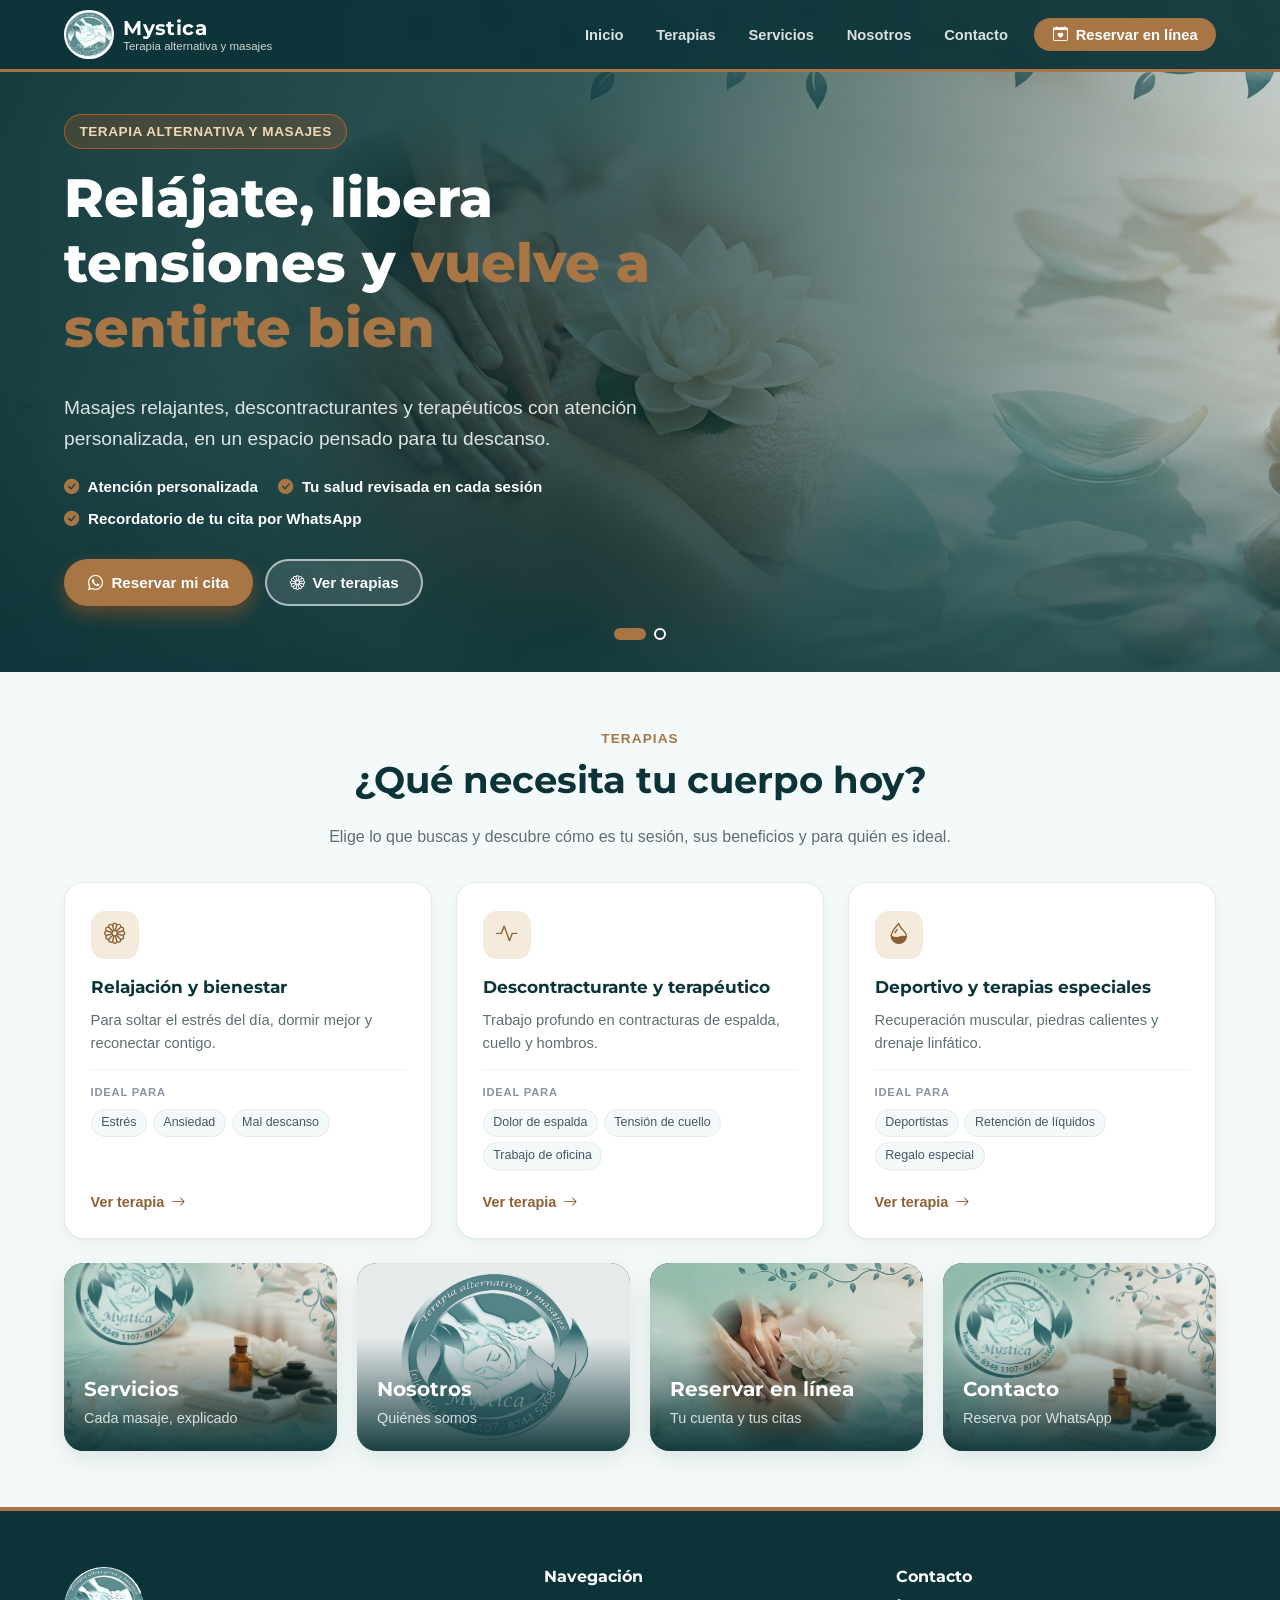
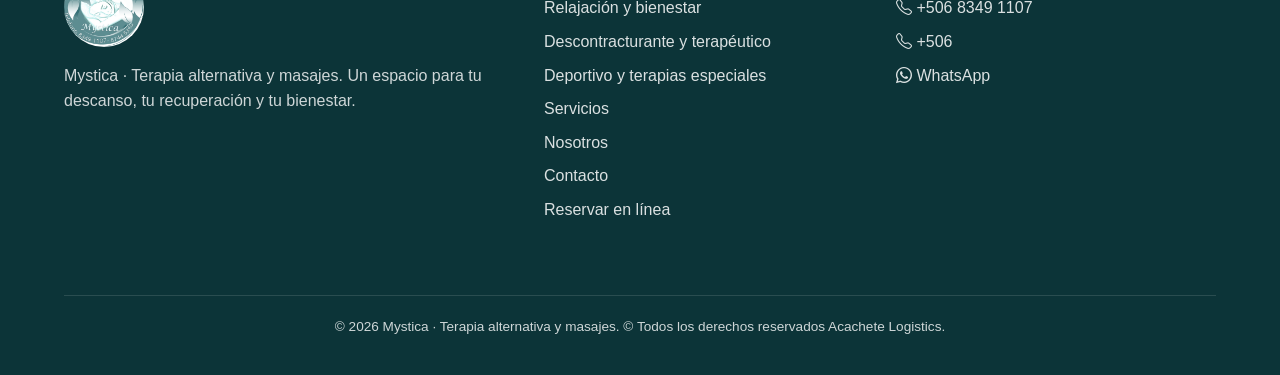
<file: secciones/cotizador.html>
<!-- ==================================================
     SECCIÓN: COTIZADOR (encomiendas)
     Calcula el precio de un envío de Encomiendas con las tarifas que se
     definen en Configuración -> Pedidos -> Tarifas (tienda > región > general)
     y los descuentos pre-establecidos. No guarda nada: solo cotiza.
     Se abre con el botón "Cotizador" del pie (solo si la empresa realiza
     Encomiendas, empresas/empresas.js).

     Solo lleva el contenido: sin <html>, <head> ni <body>.
       Estilos propios -> css/secciones/cotizador.css (clases "cot-")
       Estilos comunes -> css/componentes.css
       Lógica          -> js/secciones/cotizador.js
     Los ids empiezan con "cot".
     ================================================== -->

<!-- Si se abre este archivo directamente, redirige a app.html
     (cuando index lo carga, esta línea no se ejecuta). -->
<script>if (!document.querySelector('.cuerpo-principal')) location.replace('../index.html');</script>

<div class="pagina">

    <div class="pagina-cabecera">
        <div>
            <h2 class="pagina-titulo">Cotizador de encomiendas</h2>
            <p class="pagina-subtitulo">Precio de un envío con las tarifas de Configuración. No se guarda nada.</p>
        </div>
        <div class="pagina-acciones">
            <button type="button" id="cotLimpiar" class="boton boton-secundario">
                <i class="bi bi-arrow-counterclockwise"></i>
                <span>Nueva cotización</span>
            </button>
            <a href="#pedidos?nuevo=1&actividad=encomiendas" id="cotRegistrar" class="boton boton-principal">
                <i class="bi bi-plus-circle"></i>
                <span>Registrar pedido</span>
            </a>
        </div>
    </div>

    <p id="cotAviso" class="aviso" role="status"></p>
    <!-- Encomiendas desactivada en Configuración -> Actividades, o sin tarifa -->
    <p id="cotNota" class="cot-nota" hidden></p>

    <div class="cot-cuerpo">

        <!-- ---------- Datos del envío ---------- -->
        <div class="tarjeta cot-datos">
            <div class="campos">
                <div class="campo">
                    <label for="cotTienda" class="campo-etiqueta">Tienda</label>
                    <select id="cotTienda" class="campo-input"></select>
                    <small class="campo-ayuda">Define qué tarifa aplica: la de la tienda, la de su región o la general.</small>
                </div>
                <div class="campo">
                    <label for="cotDescuento" class="campo-etiqueta">Descuento</label>
                    <select id="cotDescuento" class="campo-input"></select>
                    <small class="campo-ayuda">Solo los pre-establecidos (máximo 1).</small>
                </div>
            </div>

            <!-- Punto A -> punto B (js/mapa.js): distancia por calle para el precio por km -->
            <h3 class="cot-titulo">Ruta</h3>
            <div class="campos">
                <div class="campo">
                    <label for="cotOrigen" class="campo-etiqueta">A · Punto de partida</label>
                    <input id="cotOrigen" type="text" class="campo-input" maxlength="200" autocomplete="off"
                           placeholder="Vacío = sale de la tienda">
                </div>
                <div class="campo">
                    <label for="cotDestino" class="campo-etiqueta">B · Entrega</label>
                    <input id="cotDestino" type="text" class="campo-input" maxlength="200" autocomplete="off"
                           placeholder="Dirección, coordenadas o enlace de Google Maps">
                </div>
            </div>
            <div id="cotMapa"></div>

            <div class="cot-bultos-cabecera">
                <h3 class="cot-titulo">Mercadería</h3>
                <button type="button" id="cotAgregar" class="boton boton-secundario boton-chico">
                    <i class="bi bi-plus-lg"></i> <span>Agregar bulto</span>
                </button>
            </div>

            <div class="tabla-caja">
                <table class="tabla cot-tabla">
                    <thead>
                        <tr>
                            <th>Categoría</th>
                            <th>Artículo / descripción</th>
                            <th>Cant.</th>
                            <th class="cot-col-tamano">Tamaño</th>
                            <th>Peso c/u (kg)</th>
                            <th>Peso</th>
                            <th class="tabla-col-acciones"><span class="cot-oculto">Quitar</span></th>
                        </tr>
                    </thead>
                    <tbody id="cotBultos"></tbody>
                </table>
            </div>
            <!-- Catálogo de pesos promedio por categoría (lo llena el JS) -->
            <div id="cotListas"></div>
        </div>

        <!-- ---------- Resultado ---------- -->
        <aside class="tarjeta cot-resultado" aria-live="polite">
            <h3 class="cot-titulo">Cotización</h3>
            <p class="cot-peso">Peso total: <strong id="cotPeso">0 kg</strong></p>
            <p class="cot-peso" id="cotDistanciaCaja">Distancia: <strong id="cotDistancia">sin ubicar</strong></p>
            <table class="cot-desglose"><tbody id="cotDesglose"></tbody></table>
            <div class="cot-total">
                <span>Precio del envío</span>
                <strong id="cotTotal">₡0.00</strong>
            </div>
            <p id="cotTarifa" class="cot-tarifa"></p>
            <div class="cot-compartir">
                <button type="button" id="cotCopiar" class="boton boton-secundario boton-chico">
                    <i class="bi bi-clipboard"></i> <span>Copiar</span>
                </button>
                <button type="button" id="cotWhatsapp" class="boton boton-secundario boton-chico">
                    <i class="bi bi-whatsapp"></i> <span>WhatsApp</span>
                </button>
            </div>
        </aside>
    </div>

    <!-- ---------- Tabla rápida: precio según el peso con la tarifa de la tienda ---------- -->
    <div class="tarjeta cot-rapida">
        <h3 class="cot-titulo">Precios rápidos por peso</h3>
        <p id="cotRapidaTexto" class="campo-ayuda"></p>
        <!-- Los precios rápidos son SIN distancia (solo peso); la distancia se suma aparte -->

        <div class="tabla-caja">
            <table class="tabla">
                <thead><tr id="cotRapidaPesos"></tr></thead>
                <tbody><tr id="cotRapidaPrecios"></tr></tbody>
            </table>
        </div>
    </div>

    <!-- Tablet y celular: barra fija abajo con el precio (el detalle queda más abajo).
         En computadora no se ve (la cotización está al lado). -->
    <div class="cot-barra" id="cotBarra">
        <div>
            <span class="cot-barra-texto">Precio del envío</span>
            <strong id="cotBarraTotal">₡0.00</strong>
            <small id="cotBarraDetalle"></small>
        </div>
        <button type="button" id="cotVerDetalle" class="boton boton-secundario boton-chico">
            <i class="bi bi-receipt"></i> <span>Ver detalle</span>
        </button>
    </div>
</div>
</file>
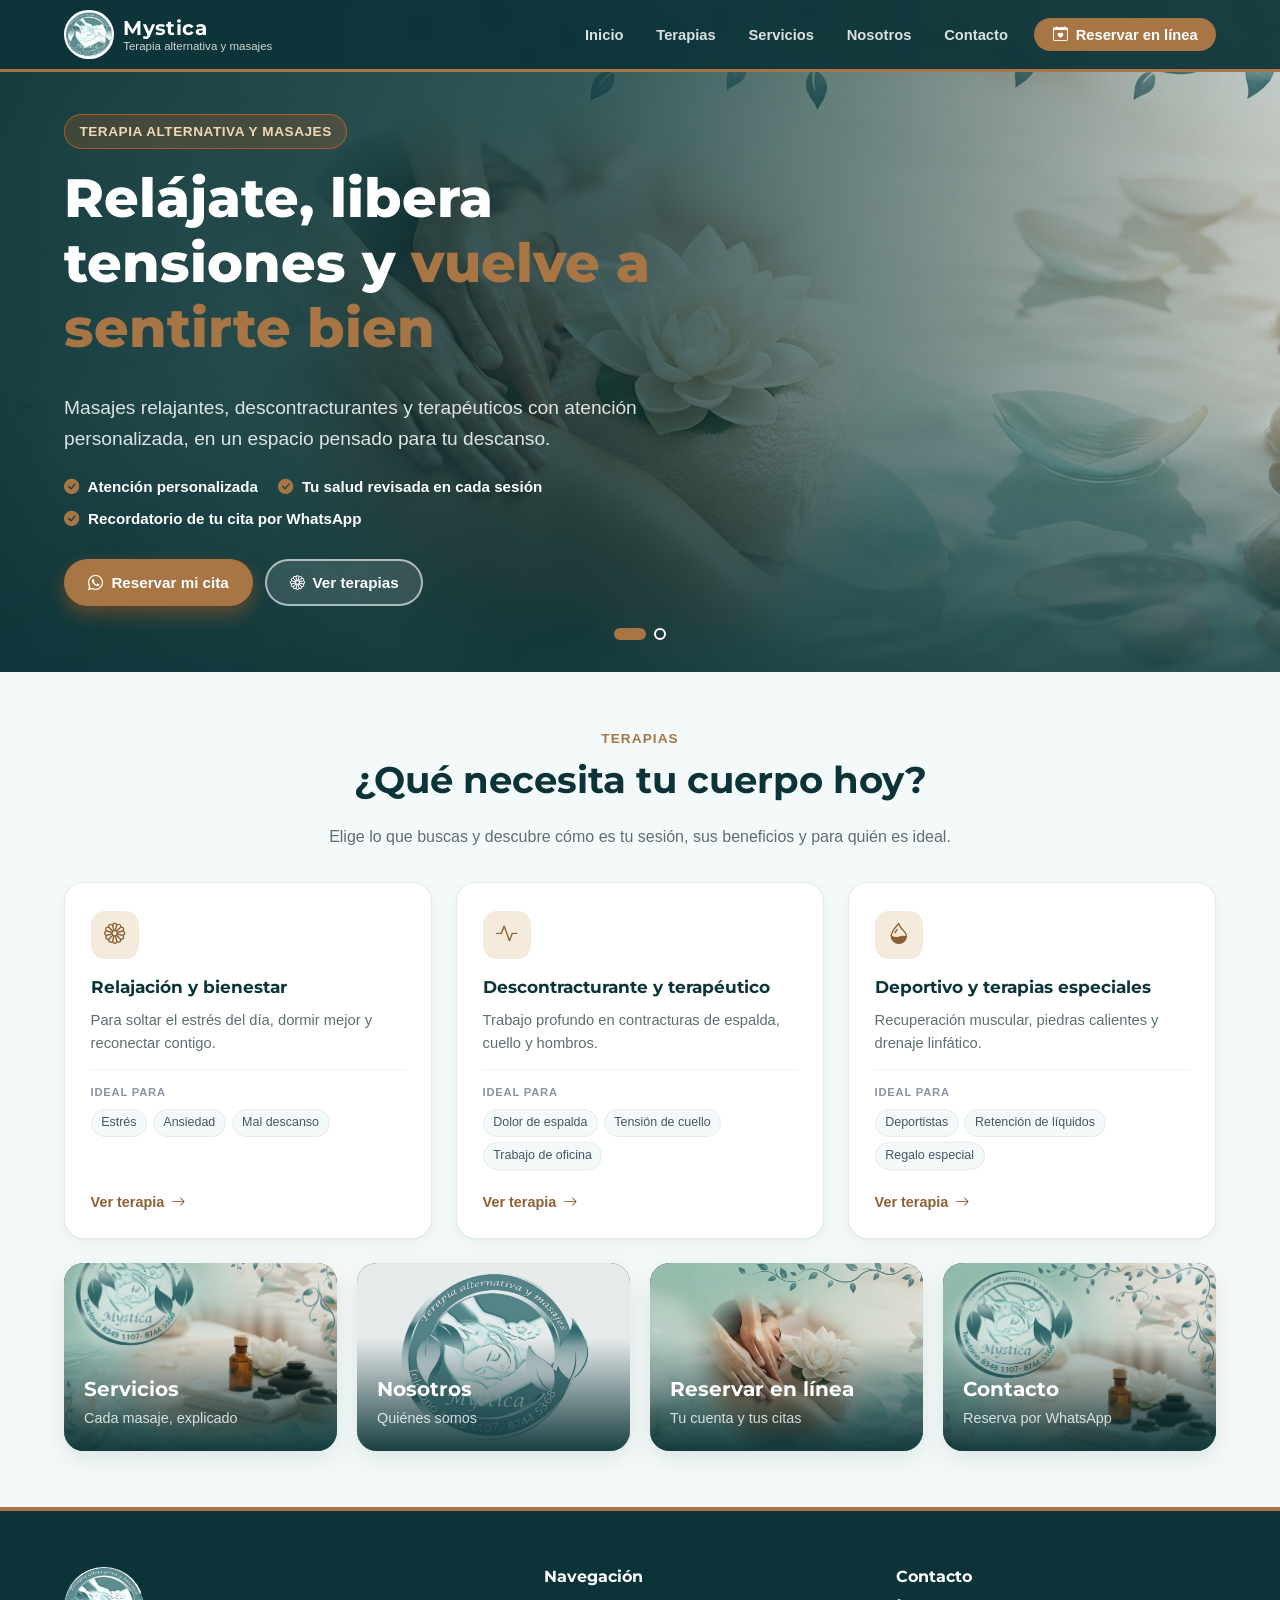
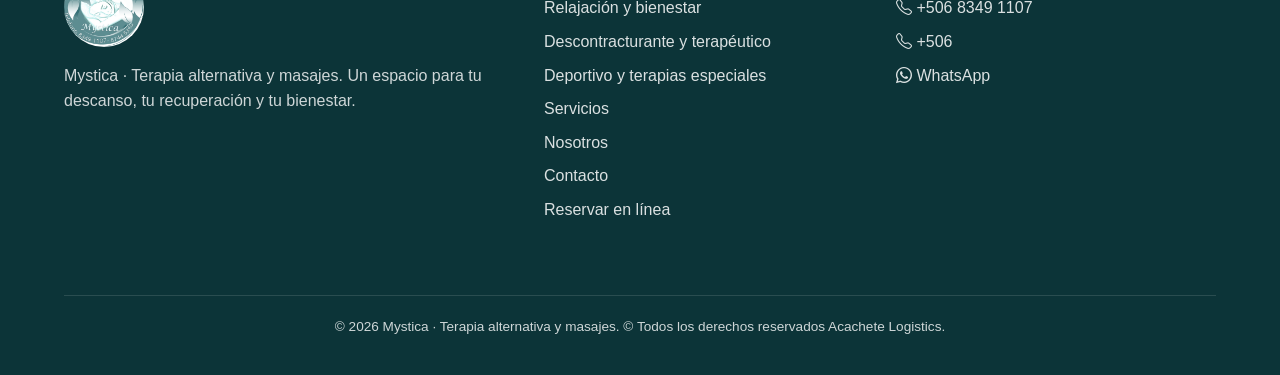
<file: secciones/empresas-internas.html>
<!-- ==================================================
     SECCIÓN: EMPRESAS INTERNAS (#empresas-internas; pestaña "Empresas" de Tiendas,
     SOLO el Desarrollador). No confundir con empresas/empresas.js (marcas).
     Guía: docs/secciones/empresas-internas.md. Tabla empresas (sql/01 bloques 16 y 21).

     Cada empresa tiene un ID de 2 números ("01", "02"...) que va al final de
     sus usuarios (jperez01, cenjperez01), sus actividades (entregas de
     tienda, encomiendas o las dos) y sus propias regiones, tiendas, usuarios,
     clientes, rutas, vehículos, pedidos, mercadería, tarifas y descuentos.
     "Nueva empresa" también se abre desde Configuración.
     El Desarrollador elige con cuál trabaja en su menú (o con "Trabajar con esta").

     Solo lleva el contenido: sin <html>, <head> ni <body>.
       Estilos propios -> css/secciones/empresas-internas.css (clases "emp-")
       Lógica          -> js/secciones/empresas-internas.js
       Modelos de paleta -> PALETAS_MODELO en empresas/empresas.js
     Los ids empiezan con "emp".
     ================================================== -->

<script>if (!document.querySelector('.cuerpo-principal')) location.replace('../index.html');</script>

<div class="pagina">

    <nav class="pestanas" aria-label="Tiendas, clientes y empresas">
        <a href="#tiendas" class="pestana"><i class="bi bi-shop"></i> <span>Tiendas</span></a>
        <a href="#clientes" class="pestana"><i class="bi bi-people"></i> <span>Clientes</span></a>
        <a href="#empresas-internas" class="pestana activo" aria-current="page" data-solo-desarrollador><i class="bi bi-buildings"></i> <span>Empresas</span></a>
    </nav>

    <div class="pagina-cabecera">
        <div>
            <h2 class="pagina-titulo">Empresas</h2>
            <p id="empContador" class="pagina-subtitulo">Cargando empresas...</p>
        </div>
        <div class="pagina-acciones">
            <button type="button" id="empNueva" class="boton boton-principal">
                <i class="bi bi-building-add"></i>
                <span>Nueva empresa</span>
            </button>
        </div>
    </div>

    <p id="empAviso" class="aviso" role="status"></p>

    <p id="empFaltaSql" class="emp-nota emp-nota-alerta" hidden>
        <i class="bi bi-exclamation-triangle"></i>
        Falta ejecutar el bloque 16 de <strong>sql/01_actualizacion_base_existente.sql</strong> para usar empresas.
    </p>

    <p class="emp-nota">
        <i class="bi bi-info-circle"></i>
        Para empezar con una empresa nueva: elígela con <strong>Trabajar con esta</strong> y crea sus regiones y
        tiendas (Tiendas), su Administrador (Usuarios: se elige la empresa por su ID) y revisa sus tarifas y
        mercadería (Configuración → Pedidos).
    </p>

    <div class="tabla-caja">
        <table class="tabla emp-tabla">
            <thead>
                <tr>
                    <th>ID</th>
                    <th>Empresa</th>
                    <th>Actividades</th>
                    <th class="emp-col-numero">Regiones</th>
                    <th class="emp-col-numero">Tiendas</th>
                    <th class="emp-col-numero">Usuarios</th>
                    <th>Estado</th>
                    <th class="tabla-col-acciones">Acciones</th>
                </tr>
            </thead>
            <tbody id="empLista"></tbody>
        </table>
    </div>
</div>

<!-- ==================================================
     VENTANA: NUEVA / MODIFICAR EMPRESA
     ================================================== -->
<dialog id="empDialogo" class="dialogo" aria-labelledby="empDialogoTitulo">
    <form id="empForm" class="dialogo-form" novalidate>
        <h3 id="empDialogoTitulo" class="dialogo-titulo">Nueva empresa</h3>
        <div class="campos">
            <!-- ID: 2 números. Va al final de sus usuarios: jperez01 / cenjperez01 -->
            <div class="campo">
                <label for="empCodigo" class="campo-etiqueta">ID de la empresa *</label>
                <input id="empCodigo" type="text" class="campo-input emp-codigo" maxlength="2" inputmode="numeric"
                       autocomplete="off" placeholder="02">
                <small class="campo-ayuda">2 números. Sus usuarios: <strong id="empCodigoEjemplo">jperez02 · cenjperez02</strong></small>
            </div>

            <div class="campo">
                <label for="empNombre" class="campo-etiqueta">Nombre *</label>
                <input id="empNombre" type="text" class="campo-input" maxlength="80" autocomplete="off"
                       placeholder="Transportes del Valle">
            </div>
            <p id="empCodigoAviso" class="campo-ancho emp-codigo-aviso" hidden></p>

            <!-- Qué hace: entregas de tienda, encomiendas o las dos (multifunción) -->
            <div class="campo campo-ancho">
                <span class="campo-etiqueta">Actividades que realiza *</span>
                <div id="empActividades" class="emp-actividades"></div>
                <small class="campo-ayuda">Solo lo de sus actividades aparece en Pedidos, Reportes, Configuración y el Cotizador.</small>
            </div>

            <div class="campo">
                <label for="empEstado" class="campo-etiqueta">Estado</label>
                <select id="empEstado" class="campo-input">
                    <option value="activa">Activa</option>
                    <option value="inactiva">Inactiva (sus usuarios no entran)</option>
                </select>
            </div>

            <!-- Paleta: se pinta al iniciar sesión con un usuario de esta empresa (sql/01 bloque 21).
                 Modelos: PALETAS_MODELO (empresas/empresas.js). Con 2 colores (principal y de acción)
                 paletaDesdeColores arma las 7 de la marca. -->
            <fieldset class="campo-ancho emp-paleta">
                <legend class="campo-etiqueta">Paleta de colores *</legend>
                <div class="emp-paleta-fila">
                    <div class="campo">
                        <label for="empPaletaModelo" class="campo-etiqueta">Elegir</label>
                        <select id="empPaletaModelo" class="campo-input"></select>
                    </div>
                    <div class="campo emp-paleta-color">
                        <label for="empColorPrincipal" class="campo-etiqueta">Principal</label>
                        <input id="empColorPrincipal" type="color" value="#1258A6">
                    </div>
                    <div class="campo emp-paleta-color">
                        <label for="empColorAccion" class="campo-etiqueta">Botones</label>
                        <input id="empColorAccion" type="color" value="#F2660F">
                    </div>
                </div>
                <!-- Muestra: encabezado, menú y botón con los colores elegidos -->
                <div id="empPaletaMuestra" class="emp-paleta-muestra" aria-hidden="true">
                    <span class="emp-muestra-barra">Encabezado y menú</span>
                    <span class="emp-muestra-claro">Fondo suave</span>
                    <span class="emp-muestra-boton">Botón</span>
                </div>
                <small class="campo-ayuda">Se ve al entrar con un usuario de esta empresa. "Colores de la marca" = sin paleta propia.</small>
            </fieldset>

            <!-- Solo al crear: copia mercadería, pesos promedio, tarifas generales y descuentos generales -->
            <label id="empCopiarCampo" class="campo-ancho emp-copiar">
                <input id="empCopiar" type="checkbox" checked>
                <span>Copiar la configuración de pedidos (categorías, artículos con su peso, tarifas y descuentos
                generales) de <strong id="empCopiarDe"></strong></span>
            </label>
        </div>

        <p id="empFormError" class="form-error" role="alert"></p>

        <div class="dialogo-botones">
            <button type="button" id="empCancelar" class="boton boton-secundario">Cancelar</button>
            <button type="submit" id="empGuardar" class="boton boton-principal">Guardar</button>
        </div>
    </form>
</dialog>
</file>
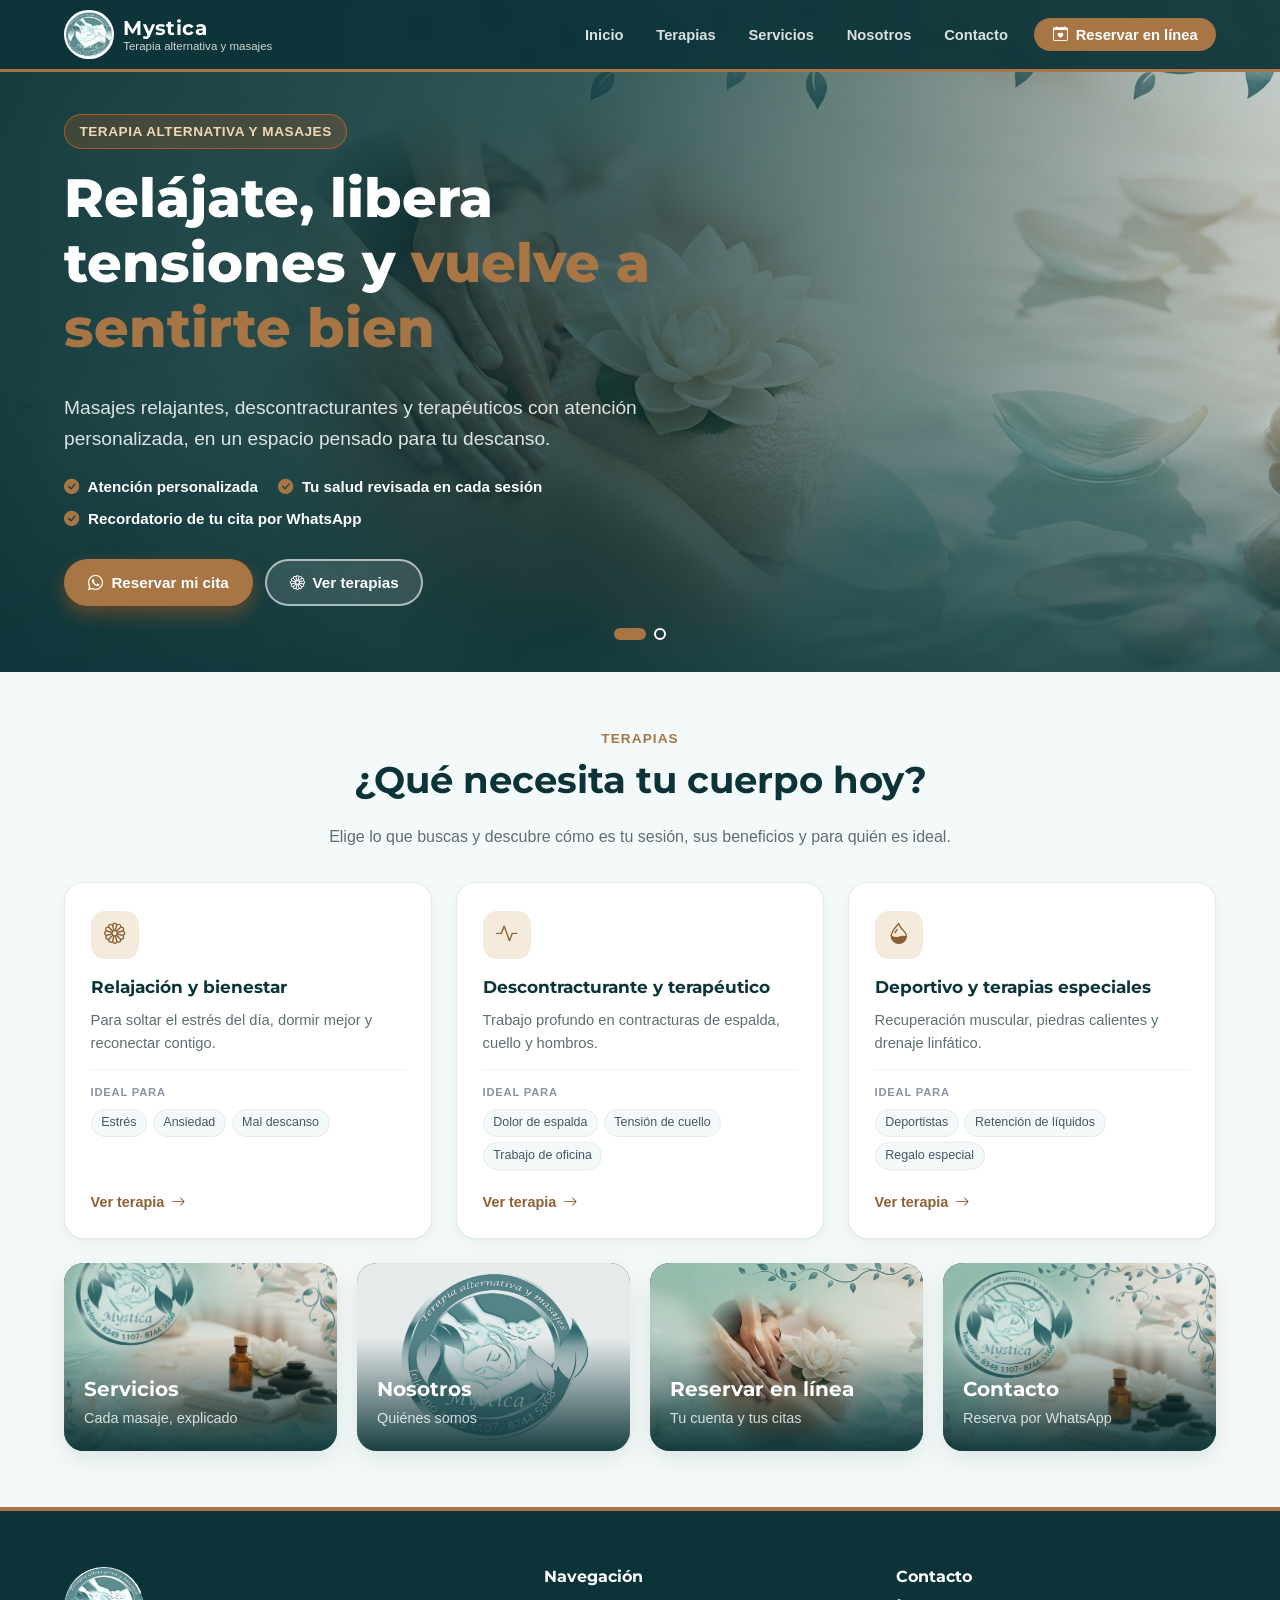
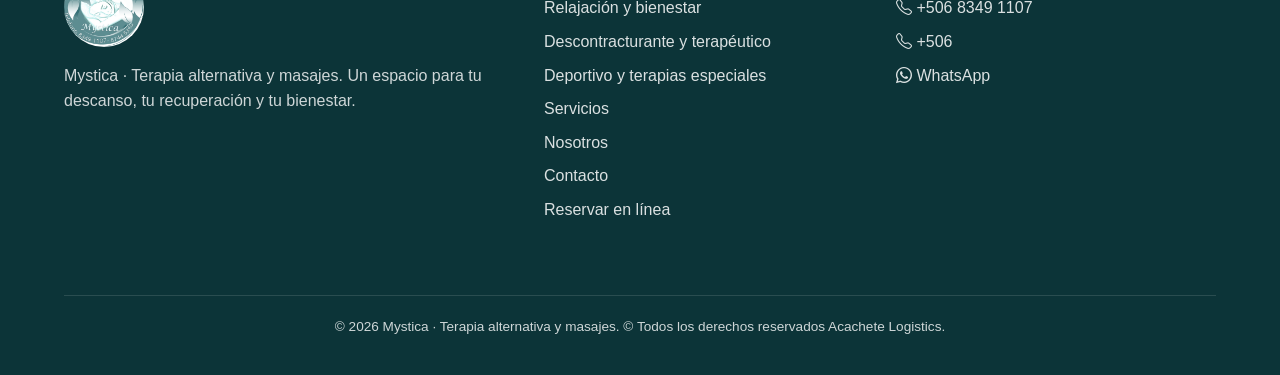
<file: secciones/envios.html>
<!-- ==================================================
     SECCIÓN: MIS ENVÍOS (solo el cliente con usuario)
     Aparece si la empresa hace encomiendas (actividad con usa_recoleccion) y su plan
     incluye "envios_clientes" (js/sesion.js: seccionAplica).
     Guía: docs/secciones/envios.md · Tabla: pedido_solicitudes (sql/01 bloque 23).

     El cliente pide que le recojan un paquete en A y lo entreguen en B, con puntos
     de referencia para el piloto. La solicitud queda "pendiente" hasta que la tienda
     (Admin G3 o superior) la revisa en Pedidos: al aprobarla se registra el pedido
     y aquí se ve su avance; si la rechaza, se ve el motivo.

     Parámetros: #envios?nuevo=1 (abre la solicitud).

     Solo lleva el contenido: sin <html>, <head> ni <body>.
       Estilos propios -> css/secciones/envios.css (y css/viajes.css: pasos y puntos A/B)
       Lógica          -> js/secciones/envios.js
     Los ids empiezan con "env".
     ================================================== -->

<!-- Si se abre este archivo directamente, redirige a app.html
     (cuando index lo carga, esta línea no se ejecuta). -->
<script>if (!document.querySelector('.cuerpo-principal')) location.replace('../index.html');</script>

<div class="pagina env">

    <div class="pagina-cabecera">
        <div>
            <h2 class="pagina-titulo">Mis envíos</h2>
            <p id="envSubtitulo" class="pagina-subtitulo">Pide que recojamos tu paquete y lo entreguemos donde nos digas.</p>
        </div>
        <div class="pagina-acciones">
            <button type="button" id="envNuevo" class="boton boton-principal">
                <i class="bi bi-plus-circle"></i>
                <span>Solicitar envío</span>
            </button>
        </div>
    </div>

    <p id="envAviso" class="aviso" role="status"></p>

    <p id="envFaltaSql" class="env-nota" hidden>
        <i class="bi bi-exclamation-triangle"></i>
        Esta función todavía no está lista. Comunícate con la empresa.
    </p>

    <!-- ==================================================
         LISTA: mis solicitudes y su avance
         ================================================== -->
    <div id="envVistaLista">
        <section class="via-bloque">
            <h3 class="via-bloque-titulo">En curso</h3>
            <div id="envEnCurso" class="env-lista"></div>
        </section>
        <section id="envAnterioresCaja" class="via-bloque" hidden>
            <h3 class="via-bloque-titulo">Anteriores</h3>
            <div id="envAnteriores" class="env-lista"></div>
        </section>
    </div>

    <!-- ==================================================
         SOLICITAR UN ENVÍO (4 pasos)
         ================================================== -->
    <form id="envForm" class="env-form" hidden novalidate>

        <!-- 1 · Qué envía -->
        <section class="tarjeta via-paso">
            <h3 class="via-paso-titulo"><span class="via-paso-numero">1</span> ¿Qué envías?</h3>
            <div class="campos">
                <div class="campo" id="envCampoActividad" hidden>
                    <label for="envActividad" class="campo-etiqueta">Servicio *</label>
                    <select id="envActividad" class="campo-input"></select>
                </div>
                <div class="campo" id="envCampoTienda" hidden>
                    <label for="envTienda" class="campo-etiqueta">Sucursal *</label>
                    <select id="envTienda" class="campo-input"></select>
                </div>
                <div class="campo campo-ancho">
                    <label for="envDescripcion" class="campo-etiqueta">Descripción *</label>
                    <input id="envDescripcion" type="text" maxlength="150" class="campo-input" placeholder="Ej. 2 cajas de ropa, un sobre con documentos">
                </div>
                <div class="campo">
                    <label for="envBultos" class="campo-etiqueta">Cantidad de bultos *</label>
                    <input id="envBultos" type="number" min="1" max="999" step="1" value="1" inputmode="numeric" class="campo-input">
                </div>
                <div class="campo">
                    <label for="envPeso" class="campo-etiqueta">Peso aproximado (kg)</label>
                    <input id="envPeso" type="number" min="0" max="5000" step="0.5" inputmode="decimal" class="campo-input" placeholder="Si lo sabes">
                </div>
            </div>
        </section>

        <!-- 2 · Recoger y entregar (A -> B con referencias) -->
        <section class="tarjeta via-paso">
            <h3 class="via-paso-titulo"><span class="via-paso-numero">2</span> ¿Dónde lo recogemos y a dónde lo llevamos?</h3>
            <div class="via-puntos">
                <div class="campo">
                    <label for="envRecoger" class="campo-etiqueta"><b class="via-punto via-punto-a">A</b> Recoger en *</label>
                    <input id="envRecoger" type="text" maxlength="200" class="campo-input"
                           placeholder="Escribe la dirección o marca el punto en el mapa">
                    <label for="envRecogerRef" class="campo-etiqueta env-ref-etiqueta">Punto de referencia</label>
                    <input id="envRecogerRef" type="text" maxlength="200" class="campo-input"
                           placeholder="Ej. casa verde de 2 pisos, frente a la escuela">
                </div>
                <div class="campo">
                    <label for="envEntregar" class="campo-etiqueta"><b class="via-punto via-punto-b">B</b> Entregar en *</label>
                    <input id="envEntregar" type="text" maxlength="200" class="campo-input"
                           placeholder="Escribe la dirección o marca el punto en el mapa">
                    <label for="envEntregarRef" class="campo-etiqueta env-ref-etiqueta">Punto de referencia</label>
                    <input id="envEntregarRef" type="text" maxlength="200" class="campo-input"
                           placeholder="Ej. portón negro, 100 m al sur del súper">
                </div>
            </div>
            <div id="envMapa"></div>
        </section>

        <!-- 3 · Quién recibe -->
        <section class="tarjeta via-paso">
            <h3 class="via-paso-titulo"><span class="via-paso-numero">3</span> ¿Quién recibe?</h3>
            <div class="campos">
                <fieldset class="campo via-si-no campo-ancho">
                    <legend class="campo-etiqueta">Recibe *</legend>
                    <div class="via-si-no-opciones">
                        <label><input type="radio" name="envRecibe" value="yo" checked> Yo mismo</label>
                        <label><input type="radio" name="envRecibe" value="otra"> Otra persona</label>
                    </div>
                </fieldset>
                <div class="campo" data-env-otra hidden>
                    <label for="envRecibeNombre" class="campo-etiqueta">Nombre de quien recibe *</label>
                    <input id="envRecibeNombre" type="text" maxlength="80" class="campo-input" autocomplete="off">
                </div>
                <div class="campo" data-env-otra hidden>
                    <label for="envRecibeTelefono" class="campo-etiqueta">Teléfono de quien recibe *</label>
                    <input id="envRecibeTelefono" type="tel" maxlength="20" class="campo-input" autocomplete="off" placeholder="Ej. 8888-1234">
                </div>
            </div>
        </section>

        <!-- 4 · Cuándo y enviar -->
        <section class="tarjeta via-paso">
            <h3 class="via-paso-titulo"><span class="via-paso-numero">4</span> ¿Para cuándo?</h3>
            <div class="campos">
                <div class="campo">
                    <label for="envFecha" class="campo-etiqueta">Fecha de entrega *</label>
                    <input id="envFecha" type="date" class="campo-input">
                </div>
                <div class="campo campo-ancho">
                    <label for="envNotas" class="campo-etiqueta">Nota para la tienda o el piloto</label>
                    <input id="envNotas" type="text" maxlength="200" class="campo-input" placeholder="Ej. llamar al llegar, es frágil">
                </div>
            </div>
            <p class="env-nota">
                <i class="bi bi-info-circle"></i>
                La tienda revisa tu solicitud, confirma el precio y te avisa por la campana. Puedes seguir el avance aquí.
            </p>
            <p id="envFormError" class="form-error" role="alert"></p>
            <div class="dialogo-botones">
                <button type="button" id="envVolver" class="boton boton-secundario">Volver</button>
                <button type="submit" id="envEnviar" class="boton boton-principal">
                    <i class="bi bi-send"></i>
                    <span>Enviar solicitud</span>
                </button>
            </div>
        </section>
    </form>
</div>

<!-- ==================================================
     VENTANA: CANCELAR UNA SOLICITUD (solo las pendientes)
     ================================================== -->
<dialog id="envCancelarDialogo" class="dialogo dialogo-chico" aria-labelledby="envCancelarTitulo">
    <h3 id="envCancelarTitulo" class="dialogo-titulo">Cancelar la solicitud</h3>
    <p id="envCancelarTexto" class="dialogo-texto"></p>
    <div class="dialogo-botones">
        <button type="button" id="envCancelarNo" class="boton boton-secundario">No, volver</button>
        <button type="button" id="envCancelarSi" class="boton boton-peligro">Cancelar la solicitud</button>
    </div>
</dialog>
</file>
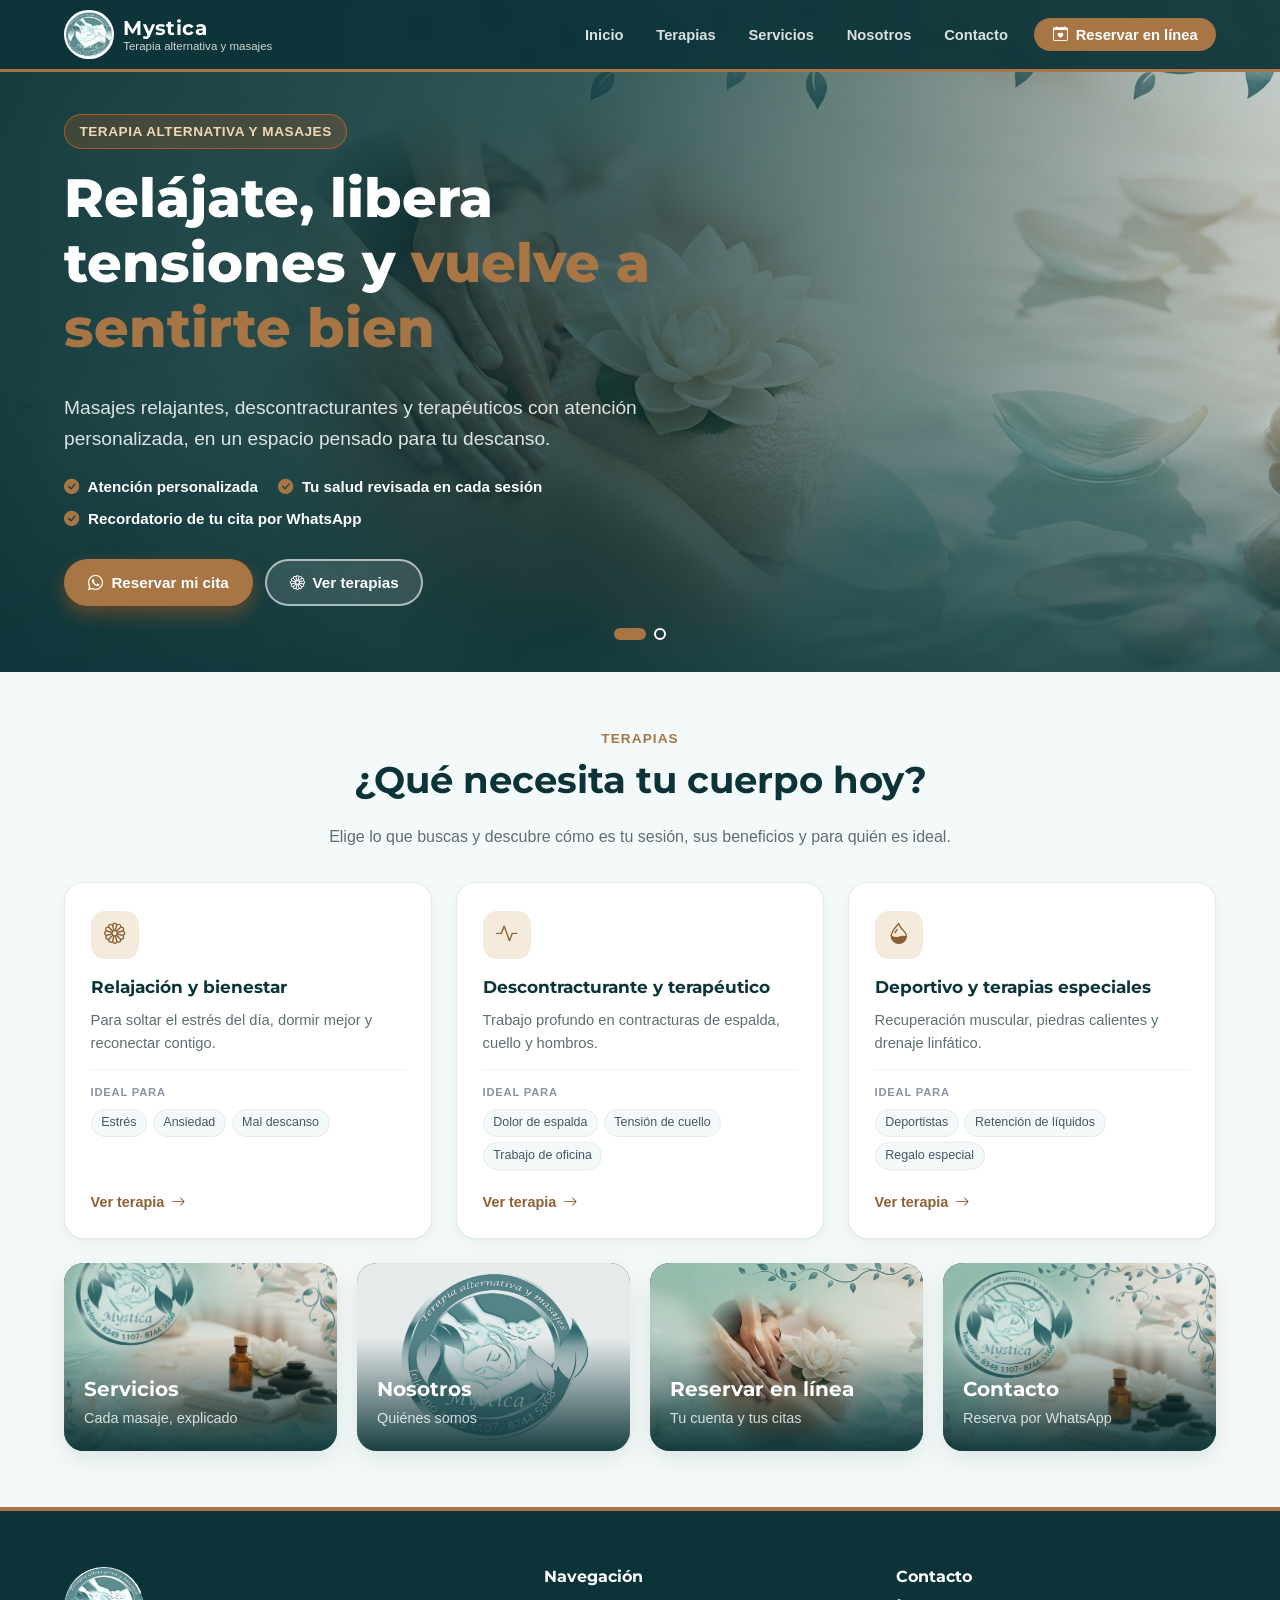
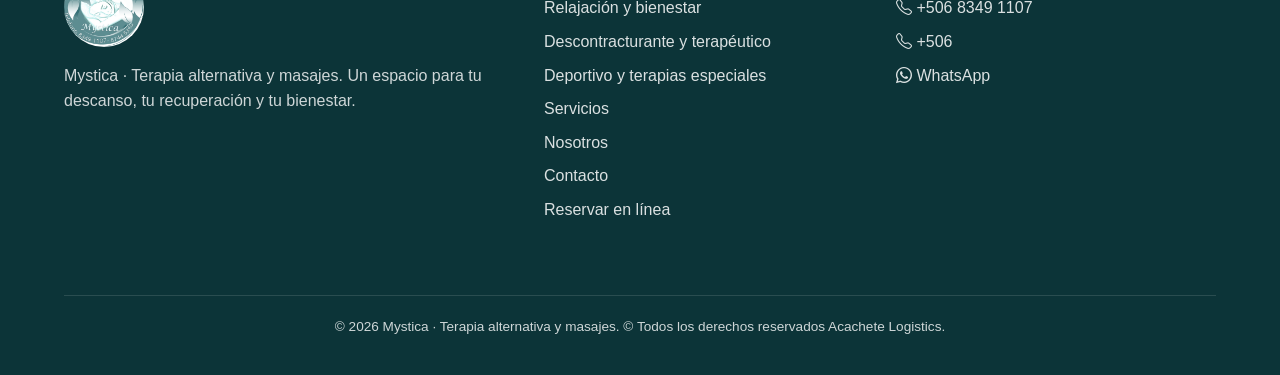
<file: secciones/inicio.html>
<!-- ==================================================
     SECCIÓN: INICIO (tablero "qué pasa hoy")
     Primera sección después de iniciar sesión (SECCION_INICIAL en js/pagina_inicial.js).
     Guía: docs/secciones/inicio.md

     Cambia según el rol (lo arma js/secciones/inicio.js). Todo es de la empresa activa:
       Administrador / G1 / G2 -> 4 cuadros (pedidos de hoy, en ruta, entregados, sin piloto),
                                  mapa de las entregas de hoy + pilotos, gráfica de 14 días,
                                  "Hoy por tienda" y "Pendientes"
       Admin G3                -> lo mismo de su tienda (sin "Hoy por tienda")
       Empleado                -> cuadros de su tienda, mapa y sus solicitudes por aprobar
       Piloto                  -> "Mi ruta" (en orden, con su botón), "Mis marcas de hoy"
                                  y el mapa con sus entregas numeradas
     Cada cuadro abre la lista de Pedidos ya filtrada (#pedidos?grupo=...).

     Solo lleva el contenido: sin <html>, <head> ni <body>.
       Estilos propios -> css/secciones/inicio.css (clases "ini-")
       Lógica          -> js/secciones/inicio.js
     Los ids empiezan con "ini".
     ================================================== -->

<!-- Si se abre este archivo directamente, redirige a app.html
     (cuando index lo carga, esta línea no se ejecuta). -->
<script>if (!document.querySelector('.cuerpo-principal')) location.replace('../index.html');</script>

<div class="pagina ini">

    <!-- Saludo, fecha y empresa + accesos rápidos según el rol -->
    <div class="ini-saludo">
        <div>
            <h2 id="iniSaludo" class="pagina-titulo">Hola</h2>
            <p id="iniFecha" class="pagina-subtitulo"></p>
        </div>
        <div id="iniAccesos" class="ini-accesos" hidden></div>
    </div>

    <p id="iniAviso" class="aviso" role="status"></p>

    <!-- Cuadros grandes con número (cada uno abre su lista) -->
    <div id="iniKpis" class="ini-kpis" aria-busy="true"></div>

    <!-- SOLO PILOTO: "Mi ruta" (pedidos por recibir, cargados y en ruta, del más cercano
         al más lejano en cadena) y "Mis marcas de hoy" (se marcan con el QR de la tienda) -->
    <div id="iniPiloto" class="ini-columnas" hidden>
        <section id="iniMiRuta" class="tarjeta ini-tarjeta" aria-labelledby="iniMiRutaTitulo">
            <div class="ini-tarjeta-cabecera">
                <div>
                    <h3 id="iniMiRutaTitulo" class="ini-tarjeta-titulo"><i class="bi bi-signpost-2"></i> Mi ruta</h3>
                    <p id="iniMiRutaResumen" class="ini-tarjeta-nota"></p>
                    <!-- Estado del GPS mientras está en ruta (js/ubicacion.js) -->
                    <p id="iniUbicacion" class="ini-ubicacion" role="status" hidden></p>
                </div>
                <button type="button" id="iniSaliendo" class="boton boton-principal" disabled>
                    <i class="bi bi-truck"></i>
                    <span>Saliendo a ruta</span>
                </button>
            </div>
            <p id="iniMiRutaAviso" class="aviso" role="status"></p>
            <ol id="iniMiRutaLista" class="ini-mi-ruta-lista"></ol>
        </section>

        <section id="iniMarcas" class="tarjeta ini-tarjeta" aria-labelledby="iniMarcasTitulo">
            <div class="ini-tarjeta-cabecera">
                <h3 id="iniMarcasTitulo" class="ini-tarjeta-titulo"><i class="bi bi-alarm"></i> Mis marcas de hoy</h3>
            </div>
            <p id="iniMarcasResumen" class="ini-tarjeta-nota"></p>
            <p id="iniValidacion" class="ini-validacion"></p>
            <div class="ini-marcas-botones">
                <button type="button" id="iniEscanearMarca" class="boton boton-principal boton-chico">
                    <i class="bi bi-qr-code-scan"></i> <span>Escanear QR de la tienda</span>
                </button>
                <button type="button" id="iniMiQr" class="boton boton-secundario boton-chico">
                    <i class="bi bi-person-badge"></i> <span>Mi QR del día</span>
                </button>
            </div>
            <p id="iniMarcasAviso" class="aviso" role="status"></p>
            <ol id="iniMarcasLista" class="ini-marcas-lista"></ol>
        </section>
    </div>

    <!-- MAPA (todos): entregas de hoy (punto B de cada pedido, de color según su estado),
         las tiendas y la lista de pilotos de hoy. Gratis: Leaflet + OpenStreetMap (INI_MAPA).
         Filtros de región y tienda según el rol. -->
    <section class="tarjeta ini-tarjeta ini-mapa-seccion" aria-labelledby="iniMapaTitulo">
        <div class="ini-tarjeta-cabecera">
            <h3 id="iniMapaTitulo" class="ini-tarjeta-titulo"><i class="bi bi-geo-alt"></i> <span>Entregas de hoy en el mapa</span></h3>
            <div class="ini-mapa-filtros">
                <select id="iniMapaRegion" class="campo-input filtro" aria-label="Región del mapa" hidden></select>
                <select id="iniMapaTienda" class="campo-input filtro" aria-label="Tienda del mapa" hidden></select>
            </div>
        </div>
        <div class="ini-mapa-cuerpo">
            <!-- El mapa se dibuja aquí; lo de adentro se ve solo mientras carga -->
            <div id="iniMapa" class="ini-mapa" aria-label="Mapa de las entregas de hoy">
                <i class="bi bi-map" aria-hidden="true"></i>
                <strong>Cargando mapa...</strong>
                <span>Cada entrega de hoy aparece en su punto, con el color de su estado.</span>
            </div>
            <div class="ini-mapa-lado">
                <ul id="iniMapaLeyenda" class="ini-leyenda" aria-label="Colores del mapa"></ul>
                <h4 id="iniPilotosTitulo" class="ini-mapa-subtitulo">Pilotos de hoy</h4>
                <ul id="iniMapaPilotos" class="ini-mapa-lista"></ul>
            </div>
        </div>
        <p id="iniMapaNota" class="ini-tarjeta-nota"></p>
    </section>

    <div class="ini-columnas">
        <!-- Pedidos de los últimos 14 días: entregados y no entregados (Chart.js) -->
        <section id="iniGrafica" class="tarjeta ini-tarjeta ini-ancha" hidden>
            <div class="ini-tarjeta-cabecera">
                <h3 class="ini-tarjeta-titulo"><i class="bi bi-bar-chart-line"></i> Pedidos de los últimos 14 días</h3>
                <a href="#reportes" class="ini-enlace">Ver reportes</a>
            </div>
            <div class="ini-lienzo"><canvas id="iniGraficaLienzo" role="img" aria-label="Pedidos entregados y no entregados por día"></canvas></div>
        </section>

        <!-- Hoy por tienda (Administrador, G1 y G2) -->
        <section id="iniTiendas" class="tarjeta ini-tarjeta" hidden>
            <div class="ini-tarjeta-cabecera">
                <h3 class="ini-tarjeta-titulo"><i class="bi bi-shop"></i> Hoy por tienda</h3>
            </div>
            <ul id="iniTiendasLista" class="ini-lista"></ul>
        </section>

        <!-- Pendientes: pedidos sin piloto, no entregados, aprobaciones, pilotos sin validar -->
        <section id="iniPendientes" class="tarjeta ini-tarjeta" hidden>
            <div class="ini-tarjeta-cabecera">
                <h3 class="ini-tarjeta-titulo"><i class="bi bi-list-check"></i> Pendientes</h3>
            </div>
            <ul id="iniPendientesLista" class="ini-lista"></ul>
        </section>

        <!-- Empleado: lo que propuso y espera aprobación -->
        <section id="iniSolicitudes" class="tarjeta ini-tarjeta" hidden>
            <div class="ini-tarjeta-cabecera">
                <h3 class="ini-tarjeta-titulo"><i class="bi bi-hourglass-split"></i> Mis solicitudes por aprobar</h3>
            </div>
            <ul id="iniSolicitudesLista" class="ini-lista"></ul>
        </section>
    </div>
</div>
</file>
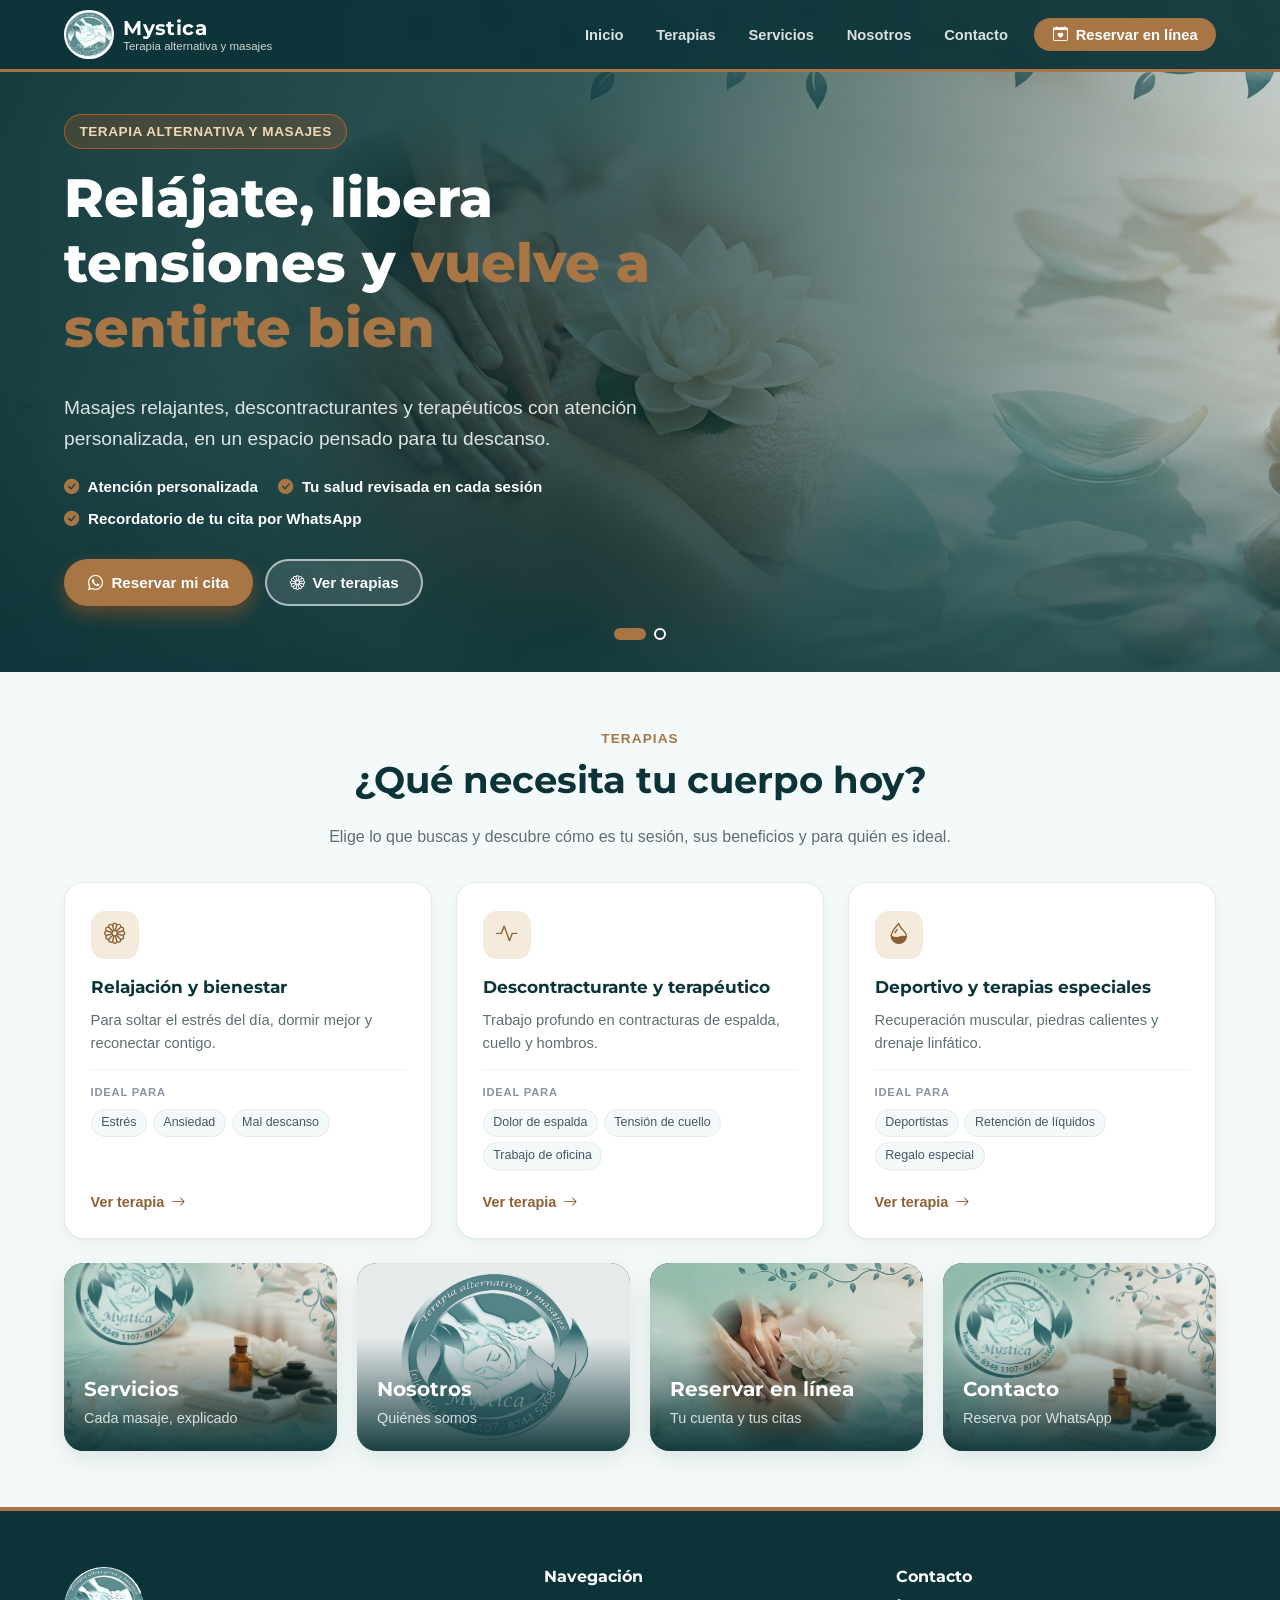
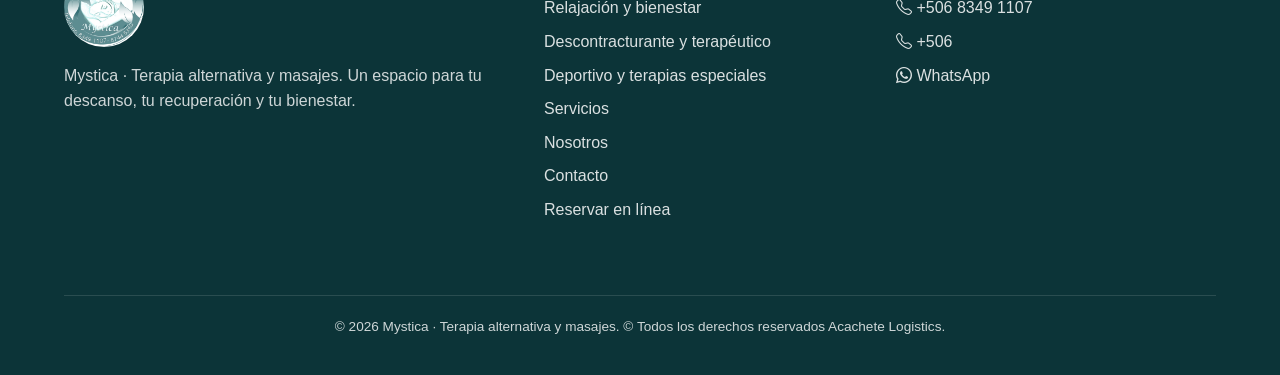
<file: secciones/pedidos.html>
<!-- ==================================================
     SECCIÓN: PEDIDOS
     Pedidos por ACTIVIDAD (Encomiendas, Entregas de tienda...).
     Guía: docs/secciones/pedidos.md. Tablas: sql/00, secciones 6, 7 y 8.
     El formulario se arma según la ACTIVIDAD elegida: sus categorías de
     mercadería y lo que usa (punto de partida, tamaños, compra, alcohol, bodega),
     que se marca en Configuración -> Actividades.

     Tiene 3 vistas (solo se ve una a la vez), según la dirección:
       #pedidos           -> LISTA de pedidos con filtros y resumen por estado
       #pedidos?nuevo=1   -> REGISTRAR un pedido (el formulario cambia según la actividad)
       #pedidos?id=15     -> DETALLE de un pedido: datos, QR, cobro, línea de tiempo y acciones
                             (?id=15&qr=1 abre además la ventana del QR, ej. al recién crearlo;
                              ?id=15&abrir=reasignar | cancelar abre esa ventana)
       #pedidos?accion=reasignar | cancelar -> LISTA de pendientes para elegir cuál
                             (lo abren los botones del pie "Reasignar horario" y "Cancelar pedido")

     Quién ve y hace qué: ver la cabecera de js/secciones/pedidos.js
     (resumen: piloto y horario los asigna G2 o superior; Admin G3 y Empleado
     solo SOLICITAN la reasignación; "Salió a entregar" y "Entregado" los marca
     solo el piloto; el Empleado registra pero no cancela).

     RUTAS (sección #rutas): al registrar, se elige la ruta
     de la tienda y el piloto sale SOLO según lo que asignó el G2 para ese día.
     (En la base de datos "horario" se sigue llamando marca_numero.)

     Solo lleva el contenido: sin <html>, <head> ni <body>.
       Estilos propios -> css/secciones/pedidos.css (clases "ped-")
       Estilos comunes -> css/componentes.css
       Lógica          -> js/secciones/pedidos.js
     Los ids empiezan con "ped".
     ================================================== -->

<!-- Si se abre este archivo directamente, redirige a app.html
     (cuando index lo carga, esta línea no se ejecuta). -->
<script>if (!document.querySelector('.cuerpo-principal')) location.replace('../index.html');</script>

<div class="pagina">

    <!-- Mensajes de "Pedido registrado", errores (los pone el JS) -->
    <p id="pedAviso" class="aviso" role="status"></p>

    <!-- Si todavía no se ejecutaron los SQL de pedidos -->
    <p id="pedFaltaSql" class="ped-nota" hidden>
        <i class="bi bi-exclamation-triangle"></i>
        Falta instalar la base de datos: <strong>sql/00_instalacion_completa.sql</strong>.
    </p>

    <!-- ==================================================
         VISTA 1: LISTA
         ================================================== -->
    <section id="pedLista" class="ped-vista" hidden>

        <div class="pagina-cabecera">
            <div>
                <h2 class="pagina-titulo">Pedidos</h2>
                <p id="pedContador" class="pagina-subtitulo">Cargando pedidos...</p>
            </div>
            <div class="pagina-acciones">
                <div class="buscador">
                    <i class="bi bi-search"></i>
                    <input id="pedBuscar" type="search" class="buscador-input"
                           placeholder="Buscar por código, cliente, teléfono o dirección" aria-label="Buscar pedidos">
                </div>
                <a href="#pedidos?nuevo=1" id="pedNuevo" class="boton boton-principal">
                    <i class="bi bi-plus-circle"></i>
                    <span>Nuevo pedido</span>
                </a>
            </div>
        </div>

        <!-- Una pestaña por actividad de la empresa (Entregas de tienda | Encomiendas).
             Cada actividad se ve por separado, nunca revueltas. Con una sola actividad
             no se muestran. Las crea crearPestanas() (js/componentes.js). -->
        <div id="pedPestanas" class="pestanas" hidden></div>

        <!-- Filtros: fecha de entrega, tienda, ruta y estado -->
        <div class="filtros">
            <input id="pedFiltroFecha" type="date" class="campo-input filtro" aria-label="Fecha de entrega">
            <button type="button" id="pedTodasFechas" class="boton boton-secundario boton-chico">Todas las fechas</button>
            <select id="pedFiltroTienda" class="campo-input filtro" aria-label="Filtrar por tienda">
                <option value="">Todas mis tiendas</option>
            </select>
            <!-- Solo si la tienda tiene rutas -->
            <select id="pedFiltroRuta" class="campo-input filtro" aria-label="Filtrar por ruta" hidden>
                <option value="">Todas las rutas</option>
            </select>
            <select id="pedFiltroEstado" class="campo-input filtro" aria-label="Filtrar por estado">
                <option value="">Todos los estados</option>
            </select>
        </div>

        <!-- Aviso del modo que abren los botones del pie
             (#pedidos?accion=reasignar | #pedidos?accion=cancelar) -->
        <p id="pedModo" class="ped-solicitud" hidden>
            <i id="pedModoIcono" class="bi bi-calendar-event"></i>
            <span id="pedModoTexto"></span>
            <a href="#pedidos" class="boton boton-secundario boton-chico">Salir</a>
        </p>

        <!-- Solicitudes de envío de los clientes ("Mis envíos", sql/01 bloque 23): las ve el
             Admin G3 (su tienda) o superior. "Revisar y registrar" abre el formulario ya lleno. -->
        <section id="pedSolicitudes" class="tarjeta ped-sol" hidden>
            <h3 class="ped-sol-titulo">
                <i class="bi bi-inbox"></i> Solicitudes de envío de clientes
                <span id="pedSolCuenta" class="etiqueta etiqueta-naranja">0</span>
            </h3>
            <ul id="pedSolLista" class="ped-sol-lista"></ul>
        </section>

        <!-- Rutas del día y su piloto (lo que asignó el G2). Al Piloto: SU ruta del día -->
        <p id="pedRutasDia" class="ped-nota ped-rutas-dia" hidden></p>

        <!-- Resumen por estado (clic = filtrar) -->
        <div id="pedResumen" class="resumen"></div>

        <div class="tabla-caja">
            <table class="tabla ped-tabla">
                <thead>
                    <tr>
                        <th>Pedido</th>
                        <th>Cliente</th>
                        <th>Entrega</th>
                        <th>Slot / ruta</th>
                        <th>Piloto</th>
                        <th>Estado</th>
                        <!-- Cambia con la actividad: "Compra" si usa compra; si no, "Peso" -->
                        <th id="pedColExtra">Peso</th>
                        <th>A cobrar</th>
                        <th class="tabla-col-acciones">Acciones</th>
                    </tr>
                </thead>
                <tbody id="pedCuerpo"></tbody>
            </table>
        </div>
    </section>

    <!-- ==================================================
         VISTA 2: REGISTRAR UN PEDIDO
         Las partes que dependen de la actividad las muestra u oculta el JS.
         ================================================== -->
    <section id="pedNuevoVista" class="ped-vista" hidden>

        <div class="pagina-cabecera">
            <div>
                <a href="#pedidos" class="ped-volver"><i class="bi bi-arrow-left"></i> Pedidos</a>
                <h2 class="pagina-titulo">Nuevo pedido</h2>
                <p class="pagina-subtitulo">Los campos con * son obligatorios.</p>
            </div>
        </div>

        <!-- Solo al registrar desde una solicitud de un cliente (#pedidos?nuevo=1&solicitud=12) -->
        <div id="pedSolForm" class="ped-solicitud" hidden>
            <i class="bi bi-inbox"></i>
            <p id="pedSolFormTexto"></p>
        </div>

        <form id="pedForm" class="ped-form" novalidate>

            <!-- ---------- 1. Actividad y tienda ---------- -->
            <div class="tarjeta ped-bloque">
                <h3 class="ped-bloque-titulo"><span class="ped-paso">1</span> Actividad</h3>
                <div class="campos">
                    <div class="campo" id="pedCampoTienda">
                        <label for="pedTienda" class="campo-etiqueta">Tienda *</label>
                        <select id="pedTienda" class="campo-input"></select>
                    </div>
                    <!-- Solo si la empresa usa número de pedido MANUAL (Configuración -> Pedidos) -->
                    <div class="campo" id="pedCampoCodigo" hidden>
                        <label for="pedCodigo" class="campo-etiqueta">Número de pedido *</label>
                        <input id="pedCodigo" type="text" class="campo-input ped-mayus" maxlength="30" autocomplete="off" placeholder="Ej. FAC-1234">
                        <small class="campo-ayuda">La empresa numera los pedidos a mano. No se puede repetir.</small>
                    </div>
                </div>
                <!-- Una tarjeta por actividad disponible en la tienda (las arma el JS) -->
                <div id="pedActividades" class="ped-actividades" role="radiogroup" aria-label="Actividad"></div>
            </div>

            <!-- ---------- 2. Cliente ---------- -->
            <div class="tarjeta ped-bloque">
                <h3 class="ped-bloque-titulo"><span class="ped-paso">2</span> Cliente</h3>
                <div class="campos">
                    <!-- Buscador de clientes de la tienda por TELÉFONO o CORREO (js/secciones/pedidos.js,
                         "Buscar cliente"): al coincidir completo con un cliente se llenan solos sus datos;
                         si coincide con varios o está incompleto, se muestran para tocar el correcto.
                         Al elegir, el buscador se cambia por la ficha del cliente ("Cambiar" para buscar otro). -->
                    <div class="campo campo-ancho">
                        <div id="pedClienteBuscarCaja" class="ped-cli-buscar">
                            <label for="pedBuscarCliente" class="campo-etiqueta">Teléfono o correo del cliente</label>
                            <div class="ped-cli-campo">
                                <i class="bi bi-search" aria-hidden="true"></i>
                                <input id="pedBuscarCliente" type="search" class="campo-input" autocomplete="off" enterkeyhint="search"
                                       placeholder="Ej. 8888-1234 o ana@correo.com"
                                       role="combobox" aria-autocomplete="list" aria-expanded="false" aria-controls="pedClientesResultados">
                            </div>
                            <p id="pedClientesEstado" class="ped-cli-estado" aria-live="polite"></p>
                            <ul id="pedClientesResultados" class="ped-cli-resultados" role="listbox" aria-label="Clientes encontrados" hidden></ul>
                        </div>

                        <!-- Cliente elegido -->
                        <div id="pedClienteElegido" class="ped-cli-elegido" hidden>
                            <span class="ped-cli-avatar" aria-hidden="true"></span>
                            <div class="ped-cli-datos">
                                <strong class="ped-cli-nombre"></strong>
                                <span class="ped-cli-contacto"></span>
                                <small class="ped-cli-nota">Datos llenados desde Clientes. Puedes corregir el nombre o el teléfono solo para este pedido.</small>
                            </div>
                            <button type="button" id="pedClienteCambiar" class="boton boton-secundario boton-chico">
                                <i class="bi bi-arrow-repeat"></i> <span>Cambiar</span>
                            </button>
                        </div>
                    </div>
                    <div class="campo">
                        <label for="pedClienteNombre" class="campo-etiqueta">Nombre del cliente *</label>
                        <input id="pedClienteNombre" type="text" class="campo-input" maxlength="80" autocomplete="off">
                    </div>
                    <div class="campo">
                        <label for="pedClienteTelefono" class="campo-etiqueta">Teléfono *</label>
                        <input id="pedClienteTelefono" type="tel" class="campo-input" maxlength="20" autocomplete="off">
                    </div>
                </div>
            </div>

            <!-- ---------- 3. Entrega ---------- -->
            <div class="tarjeta ped-bloque">
                <h3 class="ped-bloque-titulo"><span class="ped-paso">3</span> Entrega</h3>
                <!-- Punto A -> punto B (js/mapa.js), igual que en el Cotizador: distancia por calle para el cobro por km.
                     A = el punto de partida escrito o, si está vacío, la tienda. Si la actividad no usa punto de partida
                     (Configuración -> Actividades), el campo A queda desactivado y A es siempre la tienda.
                     B = la entrega. Se ubican solos al escribir la dirección; se pueden mover con clic o arrastrando. -->
                <div class="campos">
                    <div class="campo">
                        <label for="pedRecoleccion" class="campo-etiqueta" id="pedEtiquetaA">A · Punto de partida</label>
                        <input id="pedRecoleccion" type="text" class="campo-input" maxlength="200" autocomplete="off"
                               placeholder="Vacío = sale de la tienda">
                    </div>
                    <div class="campo">
                        <label for="pedDireccion" class="campo-etiqueta">B · Entrega *</label>
                        <input id="pedDireccion" type="text" class="campo-input" maxlength="200" autocomplete="off"
                               placeholder="Dirección, coordenadas o enlace de Google Maps">
                    </div>

                    <div class="campo campo-ancho">
                        <div id="pedMapa"></div>
                        <small class="campo-ayuda">Revisa que A y B estén bien puestos: la distancia se cobra si la tarifa tiene precio por km.</small>
                        <!-- Solo Administrador y Admin G1, cuando A es la tienda -->
                        <button type="button" id="pedGuardarUbicacionTienda" class="boton boton-secundario boton-chico ped-ubicacion-tienda" hidden>
                            <i class="bi bi-pin-map"></i> <span>Guardar A como ubicación de la tienda</span>
                        </button>
                    </div>

                    <!-- Pedidos del mismo día, sin entregar, cerca de esta recolección o entrega
                         (js/secciones/pedidos.js: PED_RADIO_CERCANO_KM). Sugiere el mismo piloto
                         para hacerlos en un solo viaje. -->
                    <div class="campo campo-ancho ped-cercanos" id="pedCercanos" hidden>
                        <p class="ped-cercanos-titulo"><i class="bi bi-signpost-2"></i> <strong>Pedidos cerca de este recorrido</strong></p>
                        <ul id="pedCercanosLista" class="ped-cercanos-lista"></ul>
                        <small class="campo-ayuda" id="pedCercanosAyuda"></small>
                    </div>

                    <div class="campo campo-ancho">
                        <span class="campo-etiqueta">¿Quién recibe? *</span>
                        <div class="ped-opciones">
                            <label class="ped-si-no"><input type="radio" name="pedRecibe" value="cliente" checked> El mismo cliente</label>
                            <label class="ped-si-no"><input type="radio" name="pedRecibe" value="autorizado"> Persona autorizada</label>
                        </div>
                    </div>
                    <div class="campo" data-solo-autorizado hidden>
                        <label for="pedRecibeNombre" class="campo-etiqueta">Nombre de quien recibe *</label>
                        <input id="pedRecibeNombre" type="text" class="campo-input" maxlength="80" autocomplete="off">
                    </div>
                    <div class="campo" data-solo-autorizado hidden>
                        <label for="pedRecibeTelefono" class="campo-etiqueta">Teléfono de quien recibe</label>
                        <input id="pedRecibeTelefono" type="tel" class="campo-input" maxlength="20" autocomplete="off">
                    </div>

                    <div class="campo">
                        <label for="pedFecha" class="campo-etiqueta">Fecha de entrega *</label>
                        <input id="pedFecha" type="date" class="campo-input">
                    </div>
                    <!-- Slot de despacho (Configuración -> Slots): lo elige el empleado y se
                         confirma al marcar "Listo para despachar" -->
                    <div class="campo">
                        <label for="pedSlot" class="campo-etiqueta">Slot de despacho</label>
                        <select id="pedSlot" class="campo-input"></select>
                        <small class="campo-ayuda">Rango de horario en que se despacha. Se confirma al marcarlo listo.</small>
                    </div>
                    <!-- Horario del piloto (marca): SOLO lo ven el piloto y Admin G2 en adelante -->
                    <div class="campo" id="pedCampoMarca" hidden>
                        <label for="pedMarca" class="campo-etiqueta">Horario del piloto</label>
                        <select id="pedMarca" class="campo-input"></select>
                        <small class="campo-ayuda">Entre paréntesis: pedidos ocupados / máximo del horario.</small>
                    </div>
                    <!-- Ruta de la tienda. Muestra el o los pilotos que el G2 asignó ese día -->
                    <div class="campo" id="pedCampoRuta" hidden>
                        <label for="pedRuta" class="campo-etiqueta">Ruta</label>
                        <select id="pedRuta" class="campo-input"></select>
                        <small id="pedRutaPilotos" class="campo-ayuda"></small>
                    </div>
                    <!-- Solo G2 o superior pueden cambiar el piloto a mano -->
                    <div class="campo">
                        <label for="pedPiloto" class="campo-etiqueta">Piloto</label>
                        <select id="pedPiloto" class="campo-input"></select>
                        <small class="campo-ayuda">Vacío = el de la ruta ese día.</small>
                    </div>
                    <div class="campo">
                        <label for="pedNotas" class="campo-etiqueta">Notas</label>
                        <input id="pedNotas" type="text" class="campo-input" maxlength="300" autocomplete="off"
                               placeholder="Referencias, indicaciones para el piloto...">
                    </div>
                </div>
            </div>

            <!-- ---------- 4. Mercadería ---------- -->
            <div class="tarjeta ped-bloque">
                <h3 class="ped-bloque-titulo"><span class="ped-paso">4</span> Mercadería</h3>

                <!-- Casillas de las categorías de la ACTIVIDAD elegida (las arma el JS):
                       conteo    -> abarrotes: cajas, bolsas, hieleras, peso aprox. (y alcohol)
                       articulos -> línea blanca, electrónica...: artículo + peso (del catálogo, editable)
                       bulto     -> cajas, bolsas: cantidad, tamaño y peso de cada uno
                       documento -> sobres: solo cantidad -->
                <div id="pedMercaderiaCaja">
                    <span class="campo-etiqueta">Selecciona lo que lleva el pedido *</span>
                    <div id="pedCategorias" class="ped-casillas"></div>
                    <div id="pedCategoriasDetalle" class="ped-categorias-detalle"></div>
                    <!-- Solo actividades que usan "compra" (ej. Entregas de tienda) -->
                    <div class="campos ped-compra" id="pedCompraCaja" hidden>
                        <div class="campo">
                            <label for="pedMontoCompra" class="campo-etiqueta">Monto de la compra (₡)</label>
                            <input id="pedMontoCompra" type="number" min="0" step="0.01" class="campo-input">
                            <small id="pedAyudaGratis" class="campo-ayuda"></small>
                        </div>
                    </div>
                </div>

                <p class="ped-peso-total">
                    <i class="bi bi-box-seam"></i>
                    Peso total: <strong id="pedPesoTotal">0 kg</strong>
                    <span class="ped-peso-nota">(lo ve el piloto)</span>
                    <span id="pedAlcoholAviso" class="etiqueta etiqueta-rosada" hidden>Lleva alcohol: el piloto confirmará la mayoría de edad</span>
                </p>
            </div>

            <!-- ---------- 5. Cobro ---------- -->
            <div class="tarjeta ped-bloque">
                <h3 class="ped-bloque-titulo"><span class="ped-paso">5</span> Cobro</h3>

                <!-- Desglose del envío (lo arma el JS con la tarifa) -->
                <table class="ped-desglose">
                    <tbody id="pedDesglose"></tbody>
                </table>

                <div class="campos">
                    <div class="campo">
                        <label for="pedDescuento" class="campo-etiqueta">Descuento (máximo 1)</label>
                        <select id="pedDescuento" class="campo-input"></select>
                    </div>
                    <!-- Pagado en línea: SIN marcar (por defecto, en todas las empresas) el piloto cobra el
                         total al entregar. Se marca solo lo que el cliente ya pagó. -->
                    <div class="campo">
                        <span class="campo-etiqueta">¿El cliente ya pagó en línea?</span>
                        <div class="ped-opciones">
                            <label class="ped-pagado"><input id="pedPagadoEnvio" type="checkbox"> <i class="bi bi-patch-check"></i> Envío pagado</label>
                            <!-- Solo actividades que usan "compra" (ej. Entregas de tienda) -->
                            <label class="ped-pagado" id="pedPagadoCompraCaja" hidden><input id="pedPagadoCompra" type="checkbox"> <i class="bi bi-patch-check"></i> Compra pagada</label>
                        </div>
                        <small class="campo-ayuda" id="pedPagadoAyuda">Sin marcar = el piloto cobra el total al entregar.</small>
                    </div>
                    <div class="campo" id="pedCampoFormaPago">
                        <span class="campo-etiqueta">Forma de pago</span>
                        <div class="ped-opciones">
                            <label class="ped-si-no"><input type="radio" name="pedPago" value="efectivo" checked> Efectivo</label>
                            <label class="ped-si-no"><input type="radio" name="pedPago" value="tarjeta"> Tarjeta</label>
                        </div>
                    </div>
                    <div class="campo" id="pedCampoPagaCon">
                        <label for="pedPagaCon" class="campo-etiqueta">Paga con (₡)</label>
                        <input id="pedPagaCon" type="number" min="0" step="0.01" class="campo-input">
                        <small id="pedVuelto" class="campo-ayuda"></small>
                    </div>
                </div>

                <p class="ped-total">A cobrar al entregar: <strong id="pedTotal">0.00</strong></p>
            </div>

            <p id="pedFormError" class="form-error" role="alert"></p>

            <div class="ped-form-botones">
                <a href="#pedidos" class="boton boton-secundario">Cancelar</a>
                <button type="submit" id="pedGuardar" class="boton boton-principal">
                    <i class="bi bi-check2-circle"></i>
                    <span>Registrar pedido</span>
                </button>
            </div>
        </form>
    </section>

    <!-- ==================================================
         VISTA 3: DETALLE DE UN PEDIDO
         ================================================== -->
    <section id="pedDetalle" class="ped-vista" hidden>

        <div class="pagina-cabecera">
            <div>
                <a href="#pedidos" class="ped-volver"><i class="bi bi-arrow-left"></i> Pedidos</a>
                <h2 class="pagina-titulo ped-detalle-titulo">
                    <span id="pedDetCodigo">Pedido</span>
                    <span id="pedDetEstado"></span>
                </h2>
                <p id="pedDetSubtitulo" class="pagina-subtitulo"></p>
            </div>
            <!-- Botones de acción según el estado y el rol (los arma el JS) -->
            <div id="pedDetAcciones" class="pagina-acciones"></div>
        </div>

        <!-- Solicitud de reasignación pendiente (la pide el Admin G3; la resuelve G2 o superior) -->
        <div id="pedDetSolicitud" class="ped-solicitud" hidden>
            <i class="bi bi-calendar2-week"></i>
            <p id="pedDetSolicitudTexto"></p>
            <div id="pedDetSolicitudBotones" class="ped-solicitud-botones"></div>
        </div>

        <div class="ped-detalle-rejilla">
            <div class="tarjeta ped-bloque">
                <h3 class="ped-bloque-titulo"><i class="bi bi-person"></i> Cliente y entrega</h3>
                <dl id="pedDetEntrega" class="ped-datos"></dl>
            </div>

            <div class="tarjeta ped-bloque">
                <h3 class="ped-bloque-titulo"><i class="bi bi-cash-coin"></i> Cobro</h3>
                <table class="ped-desglose"><tbody id="pedDetCobro"></tbody></table>
            </div>

            <div class="tarjeta ped-bloque ped-ancho">
                <h3 class="ped-bloque-titulo"><i class="bi bi-box-seam"></i> Mercadería</h3>
                <div class="tabla-caja">
                    <table class="tabla">
                        <thead>
                            <tr><th>Categoría</th><th>Artículo</th><th>Cant.</th><th>Tamaño</th><th>Peso c/u</th><th>Peso</th></tr>
                        </thead>
                        <tbody id="pedDetArticulos"></tbody>
                    </table>
                </div>
            </div>

            <!-- Cierre de entrega (lo llena la app del piloto) -->
            <div class="tarjeta ped-bloque" id="pedDetEntregaCaja" hidden>
                <h3 class="ped-bloque-titulo"><i class="bi bi-clipboard-check"></i> Entrega</h3>
                <dl id="pedDetCierre" class="ped-datos"></dl>
                <div id="pedDetFotos" class="ped-fotos"></div>
            </div>

            <div class="tarjeta ped-bloque">
                <h3 class="ped-bloque-titulo"><i class="bi bi-clock-history"></i> Línea de tiempo</h3>
                <ol id="pedDetHistorial" class="ped-linea"></ol>
            </div>
        </div>
    </section>
</div>

<!-- ==================================================
     VENTANA: QR DEL PEDIDO
     Imagen para que el cliente la guarde o la reenvíe a quien recibe.
     ================================================== -->
<dialog id="pedQrDialogo" class="dialogo ped-qr-dialogo" aria-labelledby="pedQrTitulo">
    <div class="dialogo-form">
        <h3 id="pedQrTitulo" class="dialogo-titulo">QR del pedido</h3>
        <!-- Tarjeta con QR, código y código de respaldo (se dibuja en un canvas) -->
        <canvas id="pedQrCanvas" class="ped-qr-canvas" width="600" height="760" aria-label="Código QR del pedido"></canvas>
        <p id="pedQrTexto" class="dialogo-texto ped-qr-texto"></p>
        <div class="ped-qr-botones">
            <button type="button" id="pedQrDescargar" class="boton boton-secundario"><i class="bi bi-download"></i> <span>Descargar imagen</span></button>
            <button type="button" id="pedQrCompartir" class="boton boton-secundario" hidden><i class="bi bi-share"></i> <span>Compartir</span></button>
            <a id="pedQrWhatsapp" class="boton boton-whatsapp" target="_blank" rel="noopener"><i class="bi bi-whatsapp"></i> <span>Enviar por WhatsApp</span></a>
        </div>
        <div class="dialogo-botones">
            <button type="button" id="pedQrCerrar" class="boton boton-principal">Listo</button>
        </div>
    </div>
</dialog>

<!-- ==================================================
     VENTANA: ASIGNAR / REPROGRAMAR / SOLICITAR (fecha, horario, ruta y piloto)
     ================================================== -->
<dialog id="pedAsignarDialogo" class="dialogo" aria-labelledby="pedAsignarTitulo">
    <form id="pedAsignarForm" class="dialogo-form" novalidate>
        <h3 id="pedAsignarTitulo" class="dialogo-titulo">Asignar horario y piloto</h3>
        <div class="campos">
            <div class="campo">
                <label for="pedAsigFecha" class="campo-etiqueta">Fecha de entrega *</label>
                <input id="pedAsigFecha" type="date" class="campo-input">
            </div>
            <div class="campo">
                <label for="pedAsigMarca" class="campo-etiqueta">Horario del piloto</label>
                <select id="pedAsigMarca" class="campo-input"></select>
            </div>
            <div class="campo campo-ancho" id="pedAsigRutaCaja" hidden>
                <label for="pedAsigRuta" class="campo-etiqueta">Ruta</label>
                <select id="pedAsigRuta" class="campo-input"></select>
            </div>
            <div class="campo campo-ancho" id="pedAsigPilotoCaja">
                <label for="pedAsigPiloto" class="campo-etiqueta">Piloto</label>
                <select id="pedAsigPiloto" class="campo-input"></select>
            </div>
            <div class="campo campo-ancho" id="pedAsigMotivoCaja" hidden>
                <label for="pedAsigMotivo" class="campo-etiqueta">Motivo *</label>
                <input id="pedAsigMotivo" type="text" class="campo-input" maxlength="200">
            </div>
        </div>
        <p id="pedAsignarError" class="form-error" role="alert"></p>
        <div class="dialogo-botones">
            <button type="button" id="pedAsignarCancelar" class="boton boton-secundario">Cancelar</button>
            <button type="submit" class="boton boton-principal">Guardar</button>
        </div>
    </form>
</dialog>

<!-- ==================================================
     VENTANA: LISTO PARA DESPACHAR (elegir / confirmar el slot)
     ================================================== -->
<dialog id="pedSlotDialogo" class="dialogo dialogo-chico" aria-labelledby="pedSlotTitulo">
    <form id="pedSlotForm" novalidate>
        <h3 id="pedSlotTitulo" class="dialogo-titulo">Listo para despachar</h3>
        <p id="pedSlotTexto" class="dialogo-texto"></p>
        <div class="campo">
            <label for="pedSlotElegir" class="campo-etiqueta">Slot al que se carga *</label>
            <select id="pedSlotElegir" class="campo-input"></select>
            <small class="campo-ayuda">Entre paréntesis: pedidos que ya tiene ese slot en la tienda.</small>
        </div>
        <p id="pedSlotError" class="form-error" role="alert"></p>
        <div class="dialogo-botones">
            <button type="button" id="pedSlotCancelar" class="boton boton-secundario">Volver</button>
            <button type="submit" id="pedSlotSi" class="boton boton-principal">Listo para despachar</button>
        </div>
    </form>
</dialog>

<!-- ==================================================
     VENTANA: APROBAR SALIDA DEL PEDIDO (escanear su QR)
     Se abre DENTRO de cada pedido "Listo para despachar" (botón "Aprobar salida").
     El despachador / empleado escanea con la cámara el QR que muestra el piloto
     ("Recibido para ruta"); solo vale el QR de ESE pedido. Al leerlo, el pedido
     queda "Cargado" con su hora. Sin cámara: se escribe el número del pedido.
     ================================================== -->
<dialog id="pedEscanerDialogo" class="dialogo ped-escaner-dialogo" aria-labelledby="pedEscanerTitulo">
    <div class="dialogo-form">
        <h3 id="pedEscanerTitulo" class="dialogo-titulo"><i class="bi bi-qr-code-scan"></i> Aprobar salida</h3>
        <div class="ped-escaner-camara">
            <video id="pedEscanerVideo" playsinline muted></video>
            <span class="ped-escaner-marco" aria-hidden="true"></span>
            <p id="pedEscanerSinCamara" class="ped-escaner-sin-camara" hidden></p>
        </div>
        <p id="pedEscanerEstado" class="ped-escaner-estado" aria-live="polite">Apunta la cámara al QR que muestra el piloto.</p>
        <form id="pedEscanerManual" class="ped-escaner-manual" novalidate>
            <input id="pedEscanerCodigo" type="text" class="campo-input ped-mayus" maxlength="30" autocomplete="off"
                   placeholder="O escribe el número de pedido (P-000123)" aria-label="Número de pedido">
            <button type="submit" class="boton boton-secundario">Cargar</button>
        </form>
        <div class="dialogo-botones">
            <button type="button" id="pedEscanerCerrar" class="boton boton-secundario">Cerrar</button>
        </div>
    </div>
</dialog>

<!-- ==================================================
     VENTANA: CONFIRMAR UNA ACCIÓN (alistando, entregado, cancelar...)
     Motivo obligatorio u opcional según la acción.
     ================================================== -->
<dialog id="pedAccionDialogo" class="dialogo dialogo-chico" aria-labelledby="pedAccionTitulo">
    <form id="pedAccionForm" novalidate>
        <h3 id="pedAccionTitulo" class="dialogo-titulo">Confirmar</h3>
        <p id="pedAccionTexto" class="dialogo-texto"></p>
        <div class="campo ped-accion-motivo" id="pedAccionMotivoCaja">
            <label for="pedAccionMotivo" id="pedAccionMotivoEtiqueta" class="campo-etiqueta">Motivo</label>
            <textarea id="pedAccionMotivo" class="campo-input ped-textarea" maxlength="300" rows="3"></textarea>
        </div>
        <!-- Solo al marcar "Entregado" un pedido con monto a cobrar: cómo pagó el cliente
             (pedidos.cobro_forma; lo usa la Caja del piloto, sql/01 bloque 24) -->
        <fieldset id="pedAccionCobroCaja" class="ped-accion-cobro" hidden>
            <legend id="pedAccionCobroTexto" class="campo-etiqueta">¿Cómo pagó el cliente?</legend>
            <div class="ped-accion-cobro-opciones">
                <label class="ped-si-no"><input type="radio" name="pedAccionCobro" value="efectivo"> Efectivo</label>
                <label class="ped-si-no"><input type="radio" name="pedAccionCobro" value="sinpe"> SINPE Móvil</label>
                <label class="ped-si-no"><input type="radio" name="pedAccionCobro" value="tarjeta"> Tarjeta</label>
            </div>
        </fieldset>
        <!-- Solo al marcar "Entregado" un pedido con alcohol -->
        <label id="pedAccionEdadCaja" class="ped-si-no" hidden>
            <input id="pedAccionEdad" type="checkbox"> Confirmo que quien recibió es mayor de edad
        </label>
        <p id="pedAccionError" class="form-error" role="alert"></p>
        <div class="dialogo-botones">
            <button type="button" id="pedAccionCancelar" class="boton boton-secundario">Volver</button>
            <button type="submit" id="pedAccionSi" class="boton boton-principal">Confirmar</button>
        </div>
    </form>
</dialog>

<!-- ==================================================
     VENTANA: RECHAZAR UNA SOLICITUD DE ENVÍO DE UN CLIENTE (el motivo le llega al cliente)
     ================================================== -->
<dialog id="pedSolRechazoDialogo" class="dialogo dialogo-chico" aria-labelledby="pedSolRechazoTitulo">
    <form id="pedSolRechazoForm" novalidate>
        <h3 id="pedSolRechazoTitulo" class="dialogo-titulo">Rechazar la solicitud</h3>
        <p id="pedSolRechazoTexto" class="dialogo-texto"></p>
        <div class="campo">
            <label for="pedSolRechazoMotivo" class="campo-etiqueta">Motivo (lo verá el cliente) *</label>
            <textarea id="pedSolRechazoMotivo" class="campo-input ped-textarea" maxlength="300" rows="3"
                      placeholder="Ej. No llegamos a esa zona; esa fecha ya está llena, elige otra"></textarea>
        </div>
        <p id="pedSolRechazoError" class="form-error" role="alert"></p>
        <div class="dialogo-botones">
            <button type="button" id="pedSolRechazoVolver" class="boton boton-secundario">Volver</button>
            <button type="submit" class="boton boton-peligro">Rechazar</button>
        </div>
    </form>
</dialog>
</file>
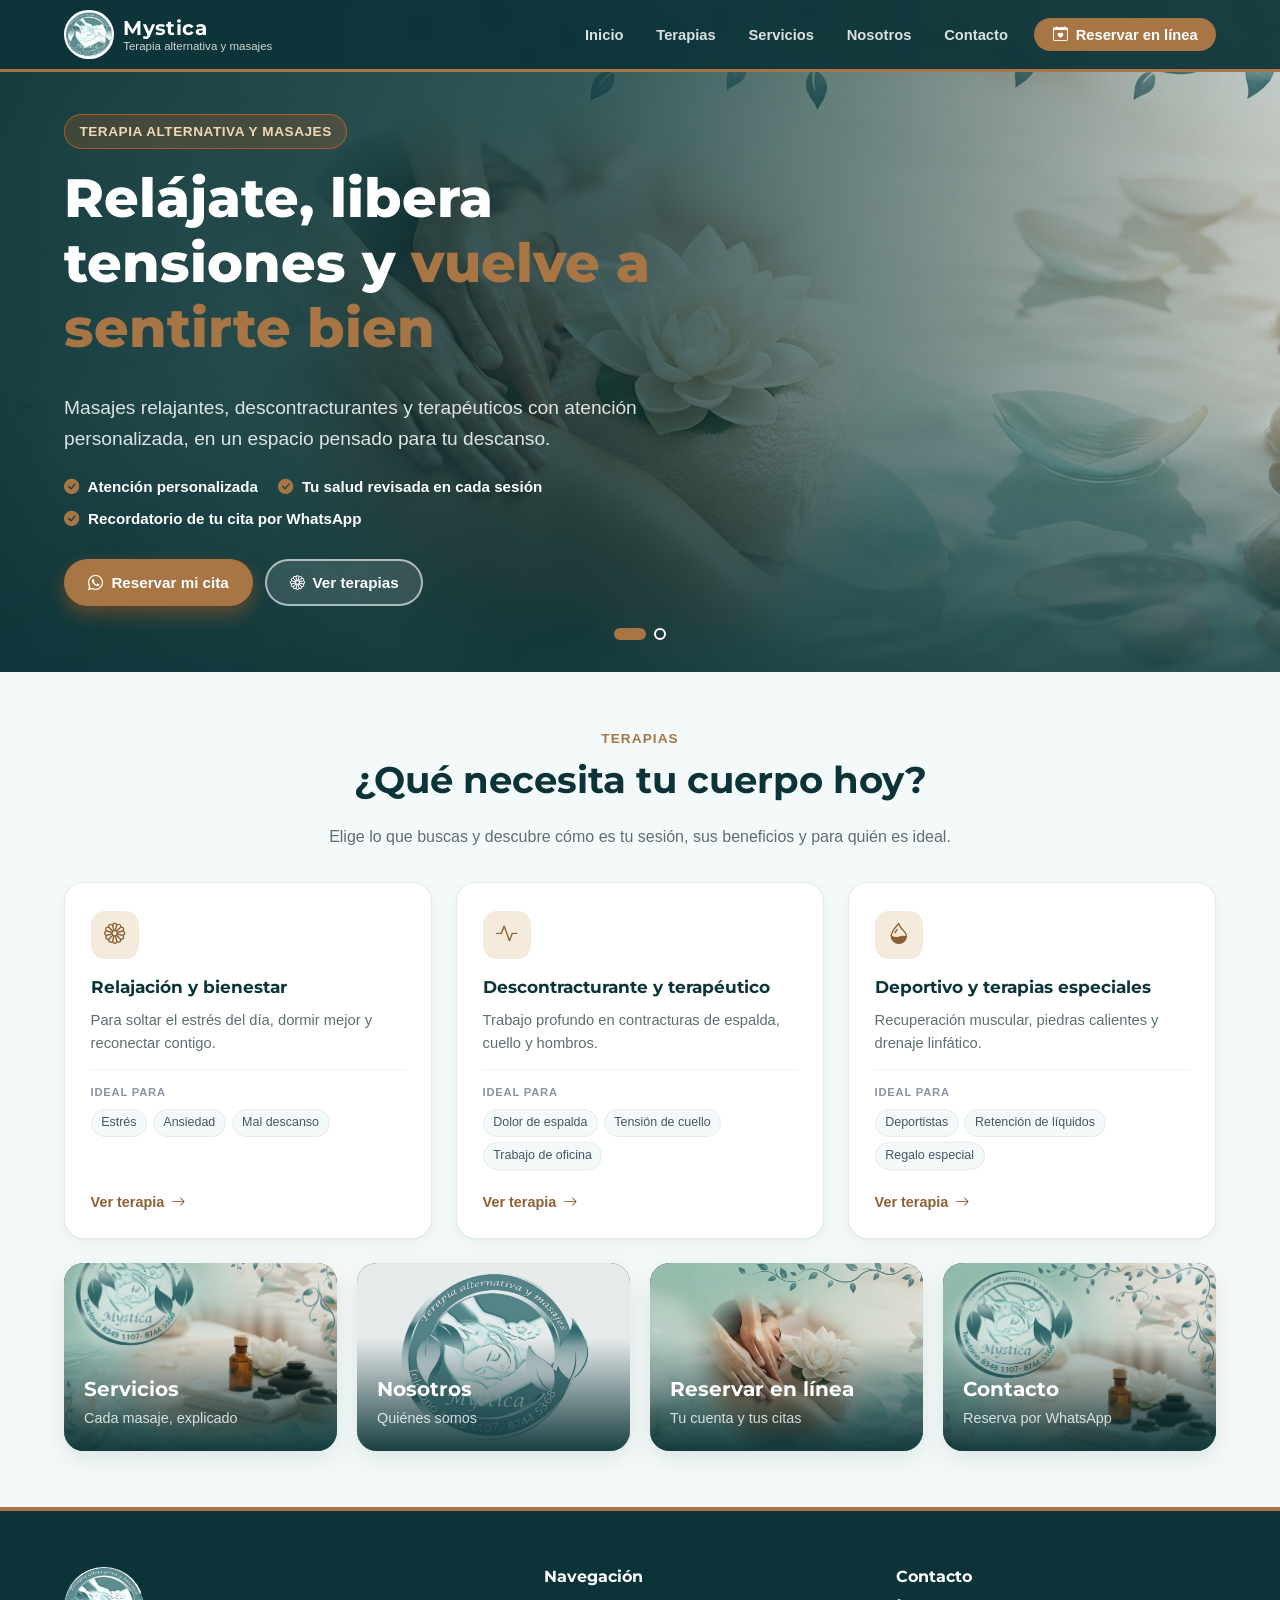
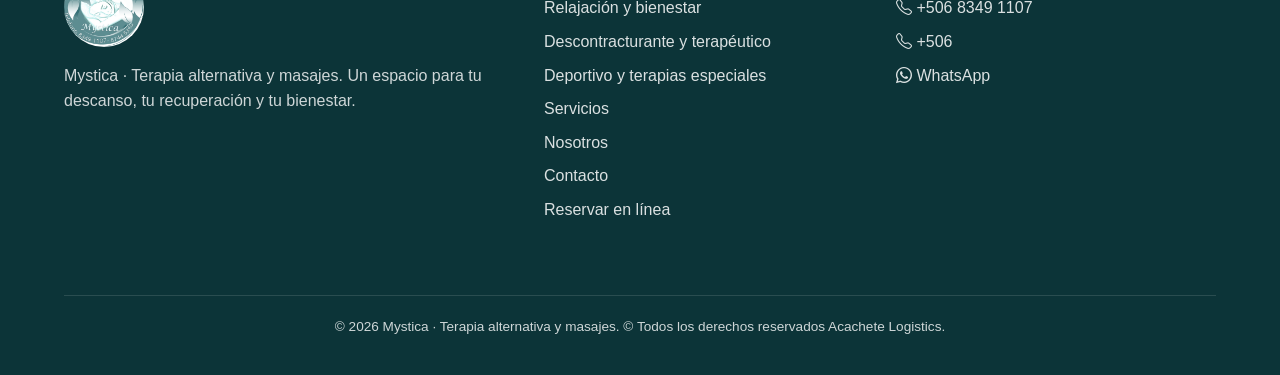
<file: secciones/perfil.html>
<!-- ==================================================
     SECCIÓN: MI PERFIL
     Cada usuario ve sus datos y cambia o quita su foto.
     Se abre desde el menú del usuario (arriba a la derecha) -> "Mi perfil".
     Todos los usuarios con sesión pueden verla (SECCIONES_LIBRES en js/sesion.js).

     Solo lleva el contenido: sin <html>, <head> ni <body>.
       Estilos propios -> css/secciones/perfil.css (clases "prf-")
       Estilos comunes -> css/componentes.css (pagina, tarjeta, boton, avatar, aviso...)
       Lógica          -> js/secciones/perfil.js
     Los ids empiezan con "prf".
     ================================================== -->

<!-- Si se abre este archivo directamente, redirige a app.html
     (cuando index lo carga, esta línea no se ejecuta). -->
<script>if (!document.querySelector('.cuerpo-principal')) location.replace('../index.html');</script>

<div class="pagina">
    <h2 class="pagina-titulo">Mi perfil</h2>

    <section class="tarjeta prf-tarjeta">

        <!-- ---------- Foto ---------- -->
        <div class="prf-foto-zona">
            <!-- La foto (o las iniciales) la pinta js/avatar.js -->
            <div id="prfAvatar" class="avatar avatar-grande prf-avatar" role="img" aria-label="Foto de perfil"></div>

            <!-- Selector de archivo oculto: lo abre el botón "Cambiar foto" -->
            <input id="prfArchivo" type="file" accept="image/jpeg,image/png,image/webp" hidden>

            <div class="prf-foto-botones">
                <button type="button" id="prfCambiar" class="boton boton-principal">
                    <i class="bi bi-camera"></i>
                    <span>Cambiar foto</span>
                </button>
                <button type="button" id="prfQuitar" class="boton boton-secundario prf-boton-quitar">
                    <i class="bi bi-trash3"></i>
                    <span>Quitar foto</span>
                </button>
            </div>

            <p class="campo-ayuda prf-ayuda">JPG, PNG o WEBP. Máximo 2 MB.</p>

            <!-- Mensajes de "Foto actualizada", errores, etc. -->
            <p id="prfAviso" class="aviso" role="status"></p>
        </div>

        <!-- ---------- Datos (solo lectura; los modifica el administrador) ---------- -->
        <dl class="prf-datos">
            <div class="prf-dato">
                <dt>Nombre</dt>
                <dd id="prfNombre">—</dd>
            </div>
            <div class="prf-dato">
                <dt>Usuario</dt>
                <dd id="prfUsuario" class="texto-codigo">—</dd>
            </div>
            <div class="prf-dato">
                <dt>Rol</dt>
                <dd id="prfRol">—</dd>
            </div>
            <div class="prf-dato">
                <dt>Tienda</dt>
                <dd id="prfTienda">—</dd>
            </div>
            <div class="prf-dato">
                <dt>Teléfono</dt>
                <dd id="prfTelefono">—</dd>
            </div>
            <!-- Solo se muestra a los pilotos (lo decide js/secciones/perfil.js) -->
            <div id="prfDatoVehiculo" class="prf-dato" hidden>
                <dt>Vehículo asignado</dt>
                <dd id="prfVehiculo">—</dd>
            </div>
        </dl>
    </section>
</div>
</file>
<file: web/css/web.css>
/* ==================================================
   PÁGINA WEB DE PRESENTACIÓN (index.html + carpeta web/)
   MYSTICA · TERAPIA ALTERNATIVA Y MASAJES (sobre la plataforma ACACHETE Logistics)

   Aparte de la app: no usa ni cambia ningún archivo de la app.
   Colores: turquesa del logo de Mystica y arena (los nombres "azul" y "naranja"
   se conservan para no tocar el resto de los estilos: importa PARA QUÉ se usa cada uno).

   ▸ IMÁGENES: se cambian AQUÍ, en las variables de abajo ("IMÁGENES").
     Las rutas son desde esta carpeta (web/css/), por eso empiezan con "../../img/".
   ================================================== */

:root {
    /* ---------- Colores de Mystica ---------- */
    --web-fondo-oscuro:   #0C3438;  /* cabecera, pie y fondos oscuros */
    --web-azul-marino:    #1B5257;
    --web-azul:           #2E7C80;  /* turquesa del logo: enlaces e iconos */
    --web-azul-claro:     #E4F2F0;
    --web-naranja:        #A87645;  /* arena: botones principales y acentos */
    --web-naranja-oscuro: #8C5F34;
    --web-naranja-claro:  #F5EBDD;
    --web-blanco:         #FFFFFF;
    --web-fondo:          #F4FAF9;
    --web-texto:          #1F2E30;
    --web-gris:           #5E6F70;
    --web-borde:          #D5E5E2;

    /* ---------- IMÁGENES (cambiarlas aquí) ---------- */
    --img-portada-1: url("../../img/banner-masa.jpg");   /* bienvenida: imagen 1 */
    --img-portada-2: url("../../img/banner-masa2.jpg");  /* bienvenida: imagen 2 */
    --img-portada-3: url("../../img/banner-masa.jpg");   /* bienvenida: imagen 3 (sin usar: index.html tiene 2) */
    --img-tarjeta-productos: url("../../img/banner-masa2.jpg");
    --img-tarjeta-vision:    url("../../img/logo.jpg");
    --img-tarjeta-app:       url("../../img/banner-masa.jpg");
    --img-tarjeta-contacto:  url("../../img/banner-masa2.jpg");
    --img-contacto-banner:   url("../../img/banner-masa.jpg");   /* encabezado de la ventana Contacto */
    --img-vision-banner:     url("../../img/banner-masa2.jpg");  /* encabezado de la ventana Nosotros */

    /* ---------- Letras y medidas ---------- */
    --web-titulos: 'Montserrat', 'Segoe UI', Arial, sans-serif;
    --web-cuerpo: 'Segoe UI', Arial, sans-serif;
    --web-radio: 0.75rem;
    --web-radio-grande: 1.25rem;
    --web-sombra: 0 0.5rem 1.5rem rgba(12, 52, 56, 0.10);
    --web-sombra-fuerte: 0 1.5rem 3.5rem rgba(6, 30, 32, 0.45);
    --web-ancho: 72rem;
    --web-alto-cabecera: 4.5rem;
}

* { box-sizing: border-box; }

html { scroll-behavior: smooth; }

body {
    margin: 0;
    font-family: var(--web-cuerpo);
    font-size: 1rem;
    line-height: 1.6;
    color: var(--web-texto);
    background: var(--web-fondo);
}

body.con-ventana { overflow: hidden; } /* con una ventana abierta, la página no se desplaza */

img { max-width: 100%; display: block; }

a { color: var(--web-azul); }

h1, h2, h3, h4 {
    font-family: var(--web-titulos);
    line-height: 1.2;
    margin: 0 0 0.6em;
    color: var(--web-fondo-oscuro);
}

[hidden] { display: none !important; }

.contenedor {
    width: min(100% - 2rem, var(--web-ancho));
    margin-inline: auto;
}

/* ---------- Botones ---------- */
.boton {
    display: inline-flex;
    align-items: center;
    gap: 0.5rem;
    padding: 0.8rem 1.4rem;
    border: 2px solid transparent;
    border-radius: 999px;
    font: 600 0.95rem var(--web-cuerpo);
    text-decoration: none;
    cursor: pointer;
    transition: transform 0.2s ease, box-shadow 0.2s ease, background-color 0.2s ease, color 0.2s ease;
}
.boton:hover { transform: translateY(-2px); }
.boton:focus-visible { outline: 3px solid rgba(242, 102, 15, 0.45); outline-offset: 2px; }
.boton-naranja { background: var(--web-naranja); color: var(--web-blanco); box-shadow: 0 0.5rem 1.2rem rgba(242, 102, 15, 0.35); }
.boton-naranja:hover { background: var(--web-naranja-oscuro); }
.boton-claro { background: rgba(255, 255, 255, 0.12); color: var(--web-blanco); border-color: rgba(255, 255, 255, 0.6); }
.boton-claro:hover { background: var(--web-blanco); color: var(--web-fondo-oscuro); }
.boton-azul { background: var(--web-azul); color: var(--web-blanco); }
.boton-azul:hover { background: var(--web-azul-marino); }
.boton-borde { background: transparent; color: var(--web-azul); border-color: var(--web-azul); }
.boton-borde:hover { background: var(--web-azul); color: var(--web-blanco); }

/* ==================================================
   CABECERA
   ================================================== */
.sitio-cabecera {
    position: fixed;
    inset: 0 0 auto;
    z-index: 50;
    height: var(--web-alto-cabecera);
    background: rgba(12, 52, 56, 0.92);
    backdrop-filter: blur(8px);
    border-bottom: 3px solid var(--web-naranja);
}

.sitio-cabecera .contenedor {
    height: 100%;
    display: flex;
    align-items: center;
    justify-content: space-between;
    gap: 1rem;
}

/* Logo redondo de Mystica + su nombre */
.sitio-logo { display: flex; align-items: center; gap: 0.6rem; text-decoration: none; color: var(--web-blanco); }
.sitio-logo img { height: 3.1rem; width: 3.1rem; object-fit: cover; border-radius: 50%; background: var(--web-blanco); border: 2px solid rgba(255, 255, 255, 0.5); }
.sitio-logo-texto { display: flex; flex-direction: column; line-height: 1.1; }
.sitio-logo-texto strong { font: 700 1.25rem var(--web-titulos); letter-spacing: 0.02em; }
.sitio-logo-texto small { font-size: 0.72rem; opacity: 0.8; }

.sitio-menu {
    display: flex;
    align-items: center;
    gap: 0.25rem;
}

.sitio-menu button,
.sitio-menu a {
    padding: 0.5rem 0.9rem;
    background: none;
    border: none;
    border-radius: 999px;
    color: rgba(255, 255, 255, 0.85);
    font: 600 0.92rem var(--web-cuerpo);
    text-decoration: none;
    cursor: pointer;
    transition: background-color 0.2s ease, color 0.2s ease;
}
.sitio-menu button:hover,
.sitio-menu a:hover { background: rgba(255, 255, 255, 0.1); color: var(--web-blanco); }
.sitio-menu .boton-naranja { margin-left: 0.5rem; padding: 0.55rem 1.15rem; background: var(--web-naranja); color: var(--web-blanco); box-shadow: none; }
.sitio-menu .boton-naranja:hover { background: var(--web-naranja-oscuro); }

.sitio-menu-boton {
    display: none;
    background: none;
    border: none;
    color: var(--web-blanco);
    font-size: 1.8rem;
    cursor: pointer;
}

/* ==================================================
   BIENVENIDA (portada con imágenes que se turnan)
   ================================================== */
.portada {
    position: relative;
    min-height: min(82vh, 42rem);
    display: flex;
    align-items: center;
    padding: calc(var(--web-alto-cabecera) + 2.5rem) 0 4rem;
    overflow: hidden;
    color: var(--web-blanco);
    background: var(--web-fondo-oscuro);
}

.portada-imagen {
    position: absolute;
    inset: 0;
    background-size: cover;
    background-position: center;
    opacity: 0;
    transform: scale(1.08);
    transition: opacity 1.4s ease, transform 7s ease-out;
}
.portada-imagen.p1 { background-image: var(--img-portada-1); }
.portada-imagen.p2 { background-image: var(--img-portada-2); }
.portada-imagen.p3 { background-image: var(--img-portada-3); }
.portada-imagen.p2 { background-position: right center; } /* la imagen 2 trae el logo a la izquierda: se ve el lado del spa */
.portada-imagen.activa { opacity: 1; transform: scale(1); }

/* Velo para que el texto se lea sobre cualquier imagen */
.portada::after {
    content: '';
    position: absolute;
    inset: 0;
    background:
        linear-gradient(90deg, rgba(12, 52, 56, 0.94) 0%, rgba(12, 52, 56, 0.78) 45%, rgba(12, 52, 56, 0.25) 100%),
        linear-gradient(0deg, rgba(12, 52, 56, 0.7) 0%, transparent 40%);
}

.portada-contenido {
    position: relative;
    z-index: 1;
    max-width: 38rem;
}

.portada-etiqueta {
    display: inline-block;
    margin-bottom: 1rem;
    padding: 0.35rem 0.9rem;
    border-radius: 999px;
    background: rgba(242, 102, 15, 0.18);
    border: 1px solid rgba(242, 102, 15, 0.6);
    color: #F1D7B5;
    font-size: 0.85rem;
    font-weight: 600;
    letter-spacing: 0.04em;
    text-transform: uppercase;
}

.portada h1 {
    color: var(--web-blanco);
    font-size: clamp(2rem, 4.5vw, 3.4rem);
    font-weight: 800;
}
.portada h1 span { color: var(--web-naranja); }

.portada p {
    font-size: clamp(1rem, 1.6vw, 1.2rem);
    color: rgba(255, 255, 255, 0.85);
    margin: 0 0 1.25rem;
}

/* Beneficios en una línea, dentro de la bienvenida */
.portada-claves {
    list-style: none;
    margin: 0 0 1.75rem;
    padding: 0;
    display: flex;
    flex-wrap: wrap;
    gap: 0.5rem 1.25rem;
    font-size: 0.95rem;
    font-weight: 600;
}
.portada-claves i { color: var(--web-naranja); margin-right: 0.3rem; }

.portada-acciones { display: flex; flex-wrap: wrap; gap: 0.75rem; }

.portada-puntos {
    position: absolute;
    z-index: 1;
    left: 50%;
    bottom: 2rem;
    transform: translateX(-50%);
    display: flex;
    gap: 0.5rem;
}
.portada-puntos button {
    width: 0.75rem;
    height: 0.75rem;
    padding: 0;
    border: 2px solid var(--web-blanco);
    border-radius: 999px;
    background: transparent;
    cursor: pointer;
    transition: width 0.3s ease, background-color 0.3s ease;
}
.portada-puntos button.activo { width: 2rem; background: var(--web-naranja); border-color: var(--web-naranja); }

/* ==================================================
   SECCIONES DE LA PORTADA
   ================================================== */
.seccion { padding: 3.5rem 0; }
.seccion-clara { background: var(--web-blanco); }
.seccion-azul { background: var(--web-azul-claro); }

.seccion-titulo {
    text-align: center;
    max-width: 42rem;
    margin: 0 auto 2rem;
}
.seccion-titulo .antetitulo {
    display: block;
    margin-bottom: 0.5rem;
    color: var(--web-naranja);
    font-weight: 700;
    font-size: 0.85rem;
    letter-spacing: 0.08em;
    text-transform: uppercase;
}
.seccion-titulo h2 { font-size: clamp(1.6rem, 3vw, 2.3rem); }
.seccion-titulo p { color: var(--web-gris); margin: 0; }

/* Soluciones: una tarjeta por tipo de empresa (cada una abre su propia página).
   Estilo sereno: ícono naranja suave, a quién va dirigida ("Ideal para") y el enlace. */
.soluciones {
    display: grid;
    grid-template-columns: repeat(3, minmax(0, 1fr));
    gap: 1.5rem;
}
.solucion {
    display: flex;
    flex-direction: column;
    align-items: flex-start;
    gap: 0.55rem;
    padding: 1.75rem 1.6rem 1.5rem;
    background: var(--web-blanco);
    border: 1px solid #E6EBF1;
    border-radius: var(--web-radio-grande);
    box-shadow: 0 1px 3px rgba(12, 52, 56, 0.04), 0 6px 18px rgba(12, 52, 56, 0.04);
    text-align: left;
    font: inherit;
    color: inherit;
    cursor: pointer;
    transition: transform 0.35s ease, box-shadow 0.35s ease, border-color 0.35s ease;
}
.solucion:hover {
    transform: translateY(-3px);
    border-color: #CFE3DF;
    box-shadow: 0 2px 6px rgba(12, 52, 56, 0.05), 0 14px 30px rgba(12, 52, 56, 0.07);
}
.solucion:focus-visible { outline: 3px solid rgba(242, 102, 15, 0.35); outline-offset: 3px; }
.solucion-icono {
    width: 3rem;
    height: 3rem;
    display: grid;
    place-items: center;
    border-radius: 0.85rem;
    background: var(--web-naranja-claro);
    color: var(--web-naranja-oscuro);
    font-size: 1.35rem;
    transition: background-color 0.35s ease, color 0.35s ease;
}
.solucion:hover .solucion-icono { background: var(--web-naranja); color: var(--web-blanco); }
.solucion-titulo { margin-top: 0.35rem; font-family: var(--web-titulos); font-weight: 700; font-size: 1.08rem; color: var(--web-fondo-oscuro); }
.solucion-texto { font-size: 0.92rem; color: var(--web-gris); line-height: 1.55; }

/* "Ideal para": a quién va dirigida (línea discreta, sin recuadro) */
.solucion-dirigido {
    width: 100%;
    display: flex;
    flex-wrap: wrap;
    gap: 0.35rem;
    margin-top: 0.35rem;
    padding-top: 0.85rem;
    border-top: 1px solid #EEF1F5;
}
.solucion-dirigido small {
    width: 100%;
    margin-bottom: 0.1rem;
    font-size: 0.7rem;
    font-weight: 600;
    letter-spacing: 0.07em;
    text-transform: uppercase;
    color: #8A939E;
}
.solucion-dirigido span {
    padding: 0.18rem 0.6rem;
    border-radius: 999px;
    background: var(--web-fondo);
    border: 1px solid #E6EBF1;
    color: #4A5563;
    font-size: 0.78rem;
    font-weight: 500;
}

.solucion-ir {
    margin-top: auto;
    padding-top: 0.75rem;
    display: inline-flex;
    align-items: center;
    gap: 0.4rem;
    color: var(--web-naranja-oscuro);
    font-weight: 600;
    font-size: 0.9rem;
}
.solucion-ir i { transition: transform 0.35s ease; }
.solucion:hover .solucion-ir i { transform: translateX(4px); }

/* Cómo funciona: pasos */
.pasos {
    display: grid;
    grid-template-columns: repeat(4, minmax(0, 1fr));
    gap: 1.5rem;
    counter-reset: paso;
}
.paso {
    position: relative;
    padding: 1.5rem;
    background: var(--web-blanco);
    border-radius: var(--web-radio-grande);
    box-shadow: var(--web-sombra);
}
.paso::before {
    counter-increment: paso;
    content: counter(paso);
    position: absolute;
    top: -1rem;
    left: 1.5rem;
    width: 2.2rem;
    height: 2.2rem;
    display: grid;
    place-items: center;
    border-radius: 999px;
    background: var(--web-naranja);
    color: var(--web-blanco);
    font-weight: 800;
    font-family: var(--web-titulos);
}
.paso i { font-size: 1.6rem; color: var(--web-azul); }
.paso h3 { margin: 0.75rem 0 0.25rem; font-size: 1.05rem; }
.paso p { margin: 0; font-size: 0.92rem; color: var(--web-gris); }

/* Cómo funciona dentro de la ventana Productos */
.pasos-internos { margin: 1.5rem 0 2.5rem; }

/* Galería de la portada: abre las ventanas */
.galeria-sitio {
    margin-top: 1.5rem;
    display: grid;
    grid-template-columns: repeat(4, minmax(0, 1fr));
    gap: 1.25rem;
}
.foto {
    position: relative;
    aspect-ratio: 16 / 11;
    border: none;
    border-radius: var(--web-radio-grande);
    overflow: hidden;
    padding: 0;
    cursor: pointer;
    background: var(--web-fondo-oscuro);
    box-shadow: var(--web-sombra);
    font: inherit;
    text-align: left;
}
.foto-imagen {
    position: absolute;
    inset: 0;
    background-position: center;
    background-size: cover;
    background-repeat: no-repeat;
    transition: transform 0.6s ease;
}
.foto[data-ventana="productos"] .foto-imagen { background-image: var(--img-tarjeta-productos); background-position: 75% 60%; }
.foto[data-ventana="vision"] .foto-imagen    { background-image: var(--img-tarjeta-vision); background-size: 70%; background-color: var(--web-blanco); }
.foto[data-ventana="app"] .foto-imagen       { background-image: var(--img-tarjeta-app); background-position: 40% center; }
.foto[data-ventana="contacto"] .foto-imagen  { background-image: var(--img-tarjeta-contacto); background-position: right top; }
.foto::after {
    content: '';
    position: absolute;
    inset: 0;
    background: linear-gradient(0deg, rgba(12, 52, 56, 0.95) 0%, rgba(12, 52, 56, 0.1) 60%);
}
.foto-texto {
    position: absolute;
    z-index: 1;
    left: 1.25rem;
    right: 1.25rem;
    bottom: 1.25rem;
    color: var(--web-blanco);
}
.foto-texto strong { display: block; font-family: var(--web-titulos); font-size: 1.25rem; }
.foto-texto span { font-size: 0.9rem; color: rgba(255, 255, 255, 0.8); }
.foto:hover .foto-imagen { transform: scale(1.08); }
.foto:focus-visible { outline: 3px solid var(--web-naranja); outline-offset: 3px; }

/* ==================================================
   PIE
   ================================================== */
.sitio-pie {
    padding: 3.5rem 0 1.5rem;
    background: var(--web-fondo-oscuro);
    color: rgba(255, 255, 255, 0.8);
    border-top: 4px solid var(--web-naranja);
}
.sitio-pie .contenedor {
    display: grid;
    grid-template-columns: minmax(0, 1.4fr) minmax(0, 1fr) minmax(0, 1fr);
    gap: 2rem;
}
.sitio-pie img { height: 5rem; width: 5rem; object-fit: cover; border-radius: 50%; background: var(--web-blanco); margin-bottom: 1rem; }
.sitio-pie h4 { color: var(--web-blanco); font-size: 1rem; }
.sitio-pie a { color: rgba(255, 255, 255, 0.85); text-decoration: none; }
.sitio-pie a:hover { color: var(--web-naranja); }
.sitio-pie ul { list-style: none; margin: 0; padding: 0; display: grid; gap: 0.5rem; }
.sitio-pie button { background: none; border: none; padding: 0; color: rgba(255, 255, 255, 0.85); font: inherit; cursor: pointer; }
.sitio-pie button:hover { color: var(--web-naranja); }
.pie-derechos {
    margin-top: 2.5rem;
    padding-top: 1.25rem;
    border-top: 1px solid rgba(255, 255, 255, 0.12);
    text-align: center;
    font-size: 0.85rem;
    grid-column: 1 / -1;
}

/* ==================================================
   VENTANA INTERNA (Productos, Visión, Contacto y la App)
   Se abre "creciendo" desde la tarjeta o el botón que se tocó, como una
   galería de fotos (web/js/web.js: abrirVentana).
   ================================================== */
.ventana {
    position: fixed;
    inset: 0;
    z-index: 100;
    display: grid;
    place-items: center;
    padding: 1.25rem;
}

.ventana-fondo {
    position: absolute;
    inset: 0;
    background: rgba(6, 30, 32, 0.72);
    backdrop-filter: blur(6px);
    opacity: 0;
    transition: opacity 0.35s ease;
}
.ventana.abierta .ventana-fondo { opacity: 1; }

.ventana-panel {
    position: relative;
    width: min(100%, 68rem);
    height: min(100%, 52rem);
    display: flex;
    flex-direction: column;
    background: var(--web-fondo);
    border-radius: var(--web-radio-grande);
    box-shadow: var(--web-sombra-fuerte);
    overflow: hidden;
    transform-origin: top left;
    will-change: transform, opacity;
}
.ventana.ancha .ventana-panel { width: min(100%, 90rem); height: min(100%, 60rem); } /* la App */

.ventana-barra {
    display: flex;
    align-items: center;
    gap: 0.75rem;
    padding: 0.85rem 1.25rem;
    background: var(--web-fondo-oscuro);
    color: var(--web-blanco);
    border-bottom: 3px solid var(--web-naranja);
}
.ventana-barra h2 {
    flex: 1;
    margin: 0;
    color: var(--web-blanco);
    font-size: 1.1rem;
    display: flex;
    align-items: center;
    gap: 0.6rem;
}
.ventana-barra a,
.ventana-barra button {
    display: inline-flex;
    align-items: center;
    gap: 0.4rem;
    padding: 0.45rem 0.8rem;
    border: 1px solid rgba(255, 255, 255, 0.35);
    border-radius: 999px;
    background: transparent;
    color: var(--web-blanco);
    font: 600 0.85rem var(--web-cuerpo);
    text-decoration: none;
    cursor: pointer;
    transition: background-color 0.2s ease;
}
.ventana-barra a:hover,
.ventana-barra button:hover { background: rgba(255, 255, 255, 0.12); }
.ventana-barra .ventana-cerrar { width: 2.4rem; height: 2.4rem; justify-content: center; padding: 0; font-size: 1.1rem; }

.ventana-cuerpo {
    flex: 1;
    overflow-y: auto;
    -webkit-overflow-scrolling: touch;
}
.ventana-cuerpo iframe { display: block; width: 100%; height: 100%; border: 0; background: var(--web-fondo-oscuro); }

.ventana-cargando {
    height: 100%;
    display: grid;
    place-items: center;
    color: var(--web-gris);
}

/* ---------- Contenido de las páginas internas ---------- */
.pagina-interna { padding: 2rem clamp(1.25rem, 4vw, 3rem) 3rem; }
.pagina-interna > header { max-width: 46rem; margin-bottom: 2rem; }
.pagina-interna > header h1 { font-size: clamp(1.5rem, 3vw, 2.1rem); }
.pagina-interna > header p { color: var(--web-gris); margin: 0; }

.banner-interno {
    margin: -2rem calc(-1 * clamp(1.25rem, 4vw, 3rem)) 2rem;
    padding: 3rem clamp(1.25rem, 4vw, 3rem);
    color: var(--web-blanco);
    background-size: cover;
    background-position: center;
    position: relative;
}
.banner-interno::before { content: ''; position: absolute; inset: 0; background: linear-gradient(90deg, rgba(12, 52, 56, 0.92), rgba(12, 52, 56, 0.55)); }
.banner-interno > * { position: relative; }
.banner-interno h1 { color: var(--web-blanco); font-size: clamp(1.5rem, 3vw, 2.2rem); margin-bottom: 0.4rem; }
.banner-interno p { margin: 0; max-width: 42rem; color: rgba(255, 255, 255, 0.88); }
.banner-vision   { background-image: var(--img-vision-banner); }
.banner-contacto { background-image: var(--img-contacto-banner); background-color: var(--web-fondo-oscuro); }

/* Filtros de productos */
.filtros {
    display: flex;
    flex-wrap: wrap;
    gap: 0.5rem;
    margin-bottom: 1.75rem;
}
.filtros button {
    padding: 0.5rem 1rem;
    border: 1px solid var(--web-borde);
    border-radius: 999px;
    background: var(--web-blanco);
    color: var(--web-texto);
    font: 600 0.88rem var(--web-cuerpo);
    cursor: pointer;
    transition: all 0.2s ease;
}
.filtros button:hover { border-color: var(--web-azul); color: var(--web-azul); }
.filtros button.activo { background: var(--web-azul); border-color: var(--web-azul); color: var(--web-blanco); }

/* Rejilla de productos (cada uno abre el visor) */
.productos {
    display: grid;
    grid-template-columns: repeat(auto-fill, minmax(min(15rem, 100%), 1fr));
    gap: 1.25rem;
}
.producto {
    display: flex;
    flex-direction: column;
    gap: 0.4rem;
    padding: 1.5rem;
    background: var(--web-blanco);
    border: 1px solid var(--web-borde);
    border-radius: var(--web-radio-grande);
    cursor: pointer;
    transition: transform 0.3s ease, box-shadow 0.3s ease, border-color 0.3s ease, opacity 0.3s ease;
    animation: aparecer 0.45s ease both;
}
.producto:hover { transform: translateY(-5px); box-shadow: var(--web-sombra); border-color: var(--web-azul); }
.producto:focus-visible { outline: 3px solid rgba(18, 88, 166, 0.4); outline-offset: 3px; }
.producto .producto-icono {
    width: 3rem;
    height: 3rem;
    display: grid;
    place-items: center;
    border-radius: 0.85rem;
    background: var(--web-naranja-claro);
    color: var(--web-naranja-oscuro);
    font-size: 1.4rem;
}
.producto h3 { margin: 0.5rem 0 0; font-size: 1.05rem; }
.producto .producto-frase { margin: 0; color: var(--web-gris); font-size: 0.92rem; }
.producto .producto-ver { margin-top: auto; padding-top: 0.5rem; color: var(--web-azul); font-weight: 700; font-size: 0.88rem; }
.producto-detalle { display: none; } /* se ve dentro del visor */

/* Imagen del servicio (banner) arriba de la tarjeta, como foto de galería */
.producto { overflow: hidden; }
.producto-foto {
    margin: -1.5rem -1.5rem 0;
    aspect-ratio: 4 / 5;
    overflow: hidden;
    background: var(--web-naranja-claro);
}
.producto-foto img {
    width: 100%;
    height: 100%;
    display: block;
    object-fit: cover;
    object-position: center top;
    transition: transform 0.5s ease;
}
.producto:hover .producto-foto img { transform: scale(1.05); }
/* Servicio sin imagen todavía: fondo de color con su ícono */
.producto-foto.sin-imagen {
    display: grid;
    place-items: center;
    background: linear-gradient(150deg, var(--web-azul-claro), var(--web-naranja-claro));
    color: var(--web-azul);
    font-size: 4rem;
}
/* El ícono queda flotando sobre el borde de la imagen */
.producto-foto + .producto-icono {
    position: relative;
    margin-top: -1.5rem;
    border: 3px solid var(--web-blanco);
    box-shadow: var(--web-sombra);
}

.segmentos { display: flex; flex-wrap: wrap; gap: 0.35rem; margin-top: 0.25rem; }
.segmento {
    padding: 0.15rem 0.6rem;
    border-radius: 999px;
    background: var(--web-azul-claro);
    color: var(--web-azul-marino);
    font-size: 0.75rem;
    font-weight: 600;
}

@keyframes aparecer {
    from { opacity: 0; transform: translateY(14px) scale(0.98); }
    to   { opacity: 1; transform: none; }
}

/* ---------- Visión ---------- */
.bloques-dos { display: grid; grid-template-columns: repeat(2, minmax(0, 1fr)); gap: 1.25rem; margin-bottom: 2.5rem; }
.bloque {
    padding: 1.75rem;
    background: var(--web-blanco);
    border-radius: var(--web-radio-grande);
    box-shadow: var(--web-sombra);
    border-left: 5px solid var(--web-naranja);
}
.bloque h2 { font-size: 1.25rem; display: flex; gap: 0.5rem; align-items: center; }
.bloque h2 i { color: var(--web-naranja); }
.bloque p { margin: 0; font-size: 1.02rem; }

.valores { display: grid; grid-template-columns: repeat(5, minmax(0, 1fr)); gap: 1rem; margin-bottom: 2.5rem; }
.valor { padding: 1.25rem; background: var(--web-blanco); border-radius: var(--web-radio); text-align: center; border: 1px solid var(--web-borde); }
.valor i { font-size: 1.6rem; color: var(--web-azul); }
.valor h3 { margin: 0.5rem 0 0.25rem; font-size: 0.98rem; }
.valor p { margin: 0; font-size: 0.85rem; color: var(--web-gris); }

.subtitulo-interno { font-size: 1.3rem; margin: 0 0 1rem; }

/* ---------- Páginas de solución (una por tipo de empresa) ---------- */
.sol-banner {
    display: flex;
    align-items: center;
    gap: 1.5rem;
    margin: -2rem calc(-1 * clamp(1.25rem, 4vw, 3rem)) 2rem;
    padding: 2.5rem clamp(1.25rem, 4vw, 3rem);
    background:
        radial-gradient(circle at 85% 20%, rgba(242, 102, 15, 0.25), transparent 45%),
        linear-gradient(120deg, var(--web-fondo-oscuro), var(--web-azul-marino) 60%, var(--web-azul));
    color: var(--web-blanco);
}
.sol-banner-icono {
    width: 5rem;
    height: 5rem;
    flex: none;
    display: grid;
    place-items: center;
    border-radius: 1.4rem;
    background: var(--web-naranja);
    font-size: 2.4rem;
    box-shadow: 0 0.75rem 1.75rem rgba(242, 102, 15, 0.4);
}
.sol-etiqueta { display: inline-block; margin-bottom: 0.4rem; color: #F1D7B5; font-size: 0.82rem; font-weight: 700; letter-spacing: 0.06em; text-transform: uppercase; }
.sol-banner h1 { margin: 0 0 0.5rem; color: var(--web-blanco); font-size: clamp(1.35rem, 2.6vw, 2rem); }
.sol-banner p { margin: 0; max-width: 44rem; color: rgba(255, 255, 255, 0.88); }

.sol-retos { display: grid; grid-template-columns: repeat(3, minmax(0, 1fr)); gap: 1rem; margin-bottom: 2.5rem; }
.sol-reto { overflow: hidden; background: var(--web-blanco); border-radius: var(--web-radio-grande); box-shadow: var(--web-sombra); }
.sol-reto > div { display: flex; gap: 0.6rem; align-items: flex-start; padding: 1rem 1.15rem; font-size: 0.93rem; }
.sol-reto-antes { background: #FBEDEC; color: #8E2B22; font-style: italic; }
.sol-reto-antes i { color: #C0392B; }
.sol-reto-ahora i { color: var(--web-naranja); }
.sol-reto i { margin-top: 0.15rem; font-size: 1.05rem; flex: none; }
.sol-reto small { display: block; font-style: normal; font-size: 0.72rem; font-weight: 700; letter-spacing: 0.05em; text-transform: uppercase; opacity: 0.75; margin-bottom: 0.1rem; }

.sol-funciones { display: grid; grid-template-columns: repeat(auto-fill, minmax(min(16rem, 100%), 1fr)); gap: 1rem; margin-bottom: 2rem; }
.sol-funcion {
    padding: 1.35rem;
    background: var(--web-blanco);
    border: 1px solid var(--web-borde);
    border-radius: var(--web-radio-grande);
    transition: transform 0.3s ease, box-shadow 0.3s ease, border-color 0.3s ease;
}
.sol-funcion:hover { transform: translateY(-4px); box-shadow: var(--web-sombra); border-color: var(--web-azul); }
.sol-funcion-icono {
    width: 2.8rem;
    height: 2.8rem;
    display: grid;
    place-items: center;
    border-radius: 0.8rem;
    background: var(--web-azul-claro);
    color: var(--web-azul);
    font-size: 1.3rem;
}
.sol-funcion h3 { margin: 0.75rem 0 0.35rem; font-size: 1.02rem; }
.sol-funcion p { margin: 0; font-size: 0.92rem; color: var(--web-gris); }

.sol-destacado {
    display: flex;
    gap: 1rem;
    align-items: center;
    margin-bottom: 2rem;
    padding: 1.35rem 1.5rem;
    border-radius: var(--web-radio-grande);
    background: var(--web-naranja-claro);
    border-left: 5px solid var(--web-naranja);
}
.sol-destacado > i { font-size: 2rem; color: var(--web-naranja-oscuro); flex: none; }
.sol-destacado strong { display: block; color: var(--web-fondo-oscuro); font-size: 1.05rem; }
.sol-destacado p { margin: 0.2rem 0 0; font-size: 0.93rem; }

.sol-cta {
    padding: 2rem;
    border-radius: var(--web-radio-grande);
    background: var(--web-fondo-oscuro);
    color: rgba(255, 255, 255, 0.88);
    text-align: center;
}
.sol-cta h2 { color: var(--web-blanco); font-size: 1.35rem; margin-bottom: 0.4rem; }
.sol-cta p { margin: 0 auto 1.25rem; max-width: 36rem; }
.sol-cta-botones { display: flex; flex-wrap: wrap; justify-content: center; gap: 0.6rem; }
.sol-cta .boton-borde { color: var(--web-blanco); border-color: rgba(255, 255, 255, 0.6); }
.sol-cta .boton-borde:hover { background: var(--web-blanco); color: var(--web-fondo-oscuro); }

/* ---------- Contacto ---------- */
.contacto-datos { display: grid; grid-template-columns: minmax(0, 1.35fr) minmax(0, 1fr) minmax(0, 1fr); gap: 1rem; margin-bottom: 2rem; }
.dato {
    display: flex;
    align-items: center;
    gap: 1rem;
    padding: 1.25rem;
    background: var(--web-blanco);
    border-radius: var(--web-radio-grande);
    box-shadow: var(--web-sombra);
    text-decoration: none;
    color: inherit;
    transition: transform 0.2s ease;
}
.dato:hover { transform: translateY(-3px); }
.dato i { width: 3rem; height: 3rem; flex: none; display: grid; place-items: center; border-radius: 0.9rem; background: var(--web-azul); color: var(--web-blanco); font-size: 1.3rem; }
.dato.whatsapp i { background: #1E8449; }
.dato small { display: block; color: var(--web-gris); }
.dato strong { font-size: 0.95rem; overflow-wrap: anywhere; }

.contacto-columnas { display: grid; grid-template-columns: minmax(0, 1.3fr) minmax(0, 1fr); gap: 1.5rem; }
.formulario { padding: 1.75rem; background: var(--web-blanco); border-radius: var(--web-radio-grande); box-shadow: var(--web-sombra); }
.formulario h2 { font-size: 1.2rem; }
.campos-web { display: grid; grid-template-columns: repeat(2, minmax(0, 1fr)); gap: 0.9rem; }
.campo-web { display: flex; flex-direction: column; gap: 0.3rem; min-width: 0; }
.campo-web.ancho { grid-column: 1 / -1; }
.campo-web label { font-size: 0.85rem; font-weight: 600; color: var(--web-azul-marino); }
.campo-web input,
.campo-web select,
.campo-web textarea {
    width: 100%;
    min-width: 0; /* las listas no se ensanchan con su opción más larga */
    padding: 0.7rem 0.85rem;
    border: 1px solid var(--web-borde);
    border-radius: var(--web-radio);
    background: var(--web-fondo);
    font: inherit;
    color: var(--web-texto);
}
.campo-web input:focus,
.campo-web select:focus,
.campo-web textarea:focus { outline: none; border-color: var(--web-azul); background: var(--web-blanco); box-shadow: 0 0 0 3px rgba(18, 88, 166, 0.15); }
.formulario-botones { display: flex; flex-wrap: wrap; gap: 0.6rem; margin-top: 1.25rem; }
.formulario-error { min-height: 1.3em; margin: 0.6rem 0 0; color: #C0392B; font-size: 0.88rem; }

.ofrecemos { padding: 1.75rem; border-radius: var(--web-radio-grande); background: var(--web-fondo-oscuro); color: rgba(255, 255, 255, 0.88); }
.ofrecemos h2 { color: var(--web-blanco); font-size: 1.2rem; }
.ofrecemos ul { list-style: none; margin: 0; padding: 0; display: grid; gap: 0.9rem; }
.ofrecemos li { display: flex; gap: 0.75rem; }
.ofrecemos li i { color: var(--web-naranja); font-size: 1.2rem; }

/* ==================================================
   VISOR DE PRODUCTOS (galería: anterior / siguiente)
   ================================================== */
.visor {
    position: fixed;
    inset: 0;
    z-index: 120;
    display: grid;
    place-items: center;
    padding: 1.25rem 4.5rem;
}
.visor-fondo { position: absolute; inset: 0; background: rgba(6, 30, 32, 0.82); opacity: 0; transition: opacity 0.3s ease; }
.visor.abierto .visor-fondo { opacity: 1; }

.visor-marco {
    position: relative;
    width: min(100%, 52rem);
    max-height: 100%;
    display: flex;
    flex-direction: column;
    background: var(--web-blanco);
    border-radius: var(--web-radio-grande);
    box-shadow: var(--web-sombra-fuerte);
    overflow: hidden;
    transform: scale(0.85);
    opacity: 0;
    transition: transform 0.4s cubic-bezier(0.2, 0.8, 0.2, 1), opacity 0.3s ease;
}
.visor.abierto .visor-marco { transform: none; opacity: 1; }
.visor-marco.con-imagen { width: min(100%, 66rem); }

/* Servicio con imagen: la imagen completa a un lado y la información al otro */
.visor-galeria {
    display: grid;
    grid-template-columns: minmax(0, 0.95fr) minmax(0, 1.05fr);
    gap: 1.75rem;
    align-items: start;
}
.visor-foto {
    position: sticky;
    top: 0;
    display: block;
    border-radius: var(--web-radio);
    overflow: hidden;
    background: var(--web-naranja-claro);
}
.visor-foto img { width: 100%; max-height: 68vh; display: block; object-fit: contain; }
.visor-foto span {
    position: absolute;
    right: 0.5rem;
    bottom: 0.5rem;
    padding: 0.25rem 0.6rem;
    border-radius: 999px;
    background: rgba(12, 52, 56, 0.75);
    color: var(--web-blanco);
    font-size: 0.75rem;
    opacity: 0;
    transition: opacity 0.2s ease;
}
.visor-foto:hover span,
.visor-foto:focus-visible span { opacity: 1; }

.visor-cabecera {
    display: flex;
    align-items: center;
    gap: 1rem;
    padding: 1.5rem 1.75rem;
    background: linear-gradient(120deg, var(--web-fondo-oscuro), var(--web-azul-marino));
    color: var(--web-blanco);
}
.visor-cabecera .producto-icono {
    width: 3.5rem;
    height: 3.5rem;
    flex: none;
    display: grid;
    place-items: center;
    border-radius: 1rem;
    background: var(--web-naranja);
    font-size: 1.6rem;
}
.visor-cabecera h3 { margin: 0; color: var(--web-blanco); font-size: 1.35rem; }
.visor-cabecera p { margin: 0.2rem 0 0; color: rgba(255, 255, 255, 0.8); font-size: 0.95rem; }
.visor-contador { margin-left: auto; align-self: flex-start; font-size: 0.85rem; color: rgba(255, 255, 255, 0.7); white-space: nowrap; }

.visor-contenido { padding: 1.5rem 1.75rem 1.75rem; overflow-y: auto; }
.visor-contenido.entra-derecha { animation: entraDerecha 0.4s ease both; }
.visor-contenido.entra-izquierda { animation: entraIzquierda 0.4s ease both; }
@keyframes entraDerecha { from { opacity: 0; transform: translateX(40px); } to { opacity: 1; transform: none; } }
@keyframes entraIzquierda { from { opacity: 0; transform: translateX(-40px); } to { opacity: 1; transform: none; } }

.visor-contenido h4 { margin: 1.25rem 0 0.5rem; font-size: 1rem; color: var(--web-azul); }
.visor-contenido h4:first-child { margin-top: 0; }
.visor-contenido p { margin: 0 0 0.5rem; }
.visor-contenido ul { margin: 0; padding-left: 1.2rem; }
.visor-contenido li { margin-bottom: 0.3rem; }

.para-empresas { display: grid; gap: 0.6rem; }
.para-empresa { display: flex; gap: 0.75rem; padding: 0.8rem 1rem; border-radius: var(--web-radio); background: var(--web-azul-claro); }
.para-empresa i { color: var(--web-azul); font-size: 1.2rem; }
.para-empresa strong { display: block; font-size: 0.9rem; color: var(--web-fondo-oscuro); }
.para-empresa span { font-size: 0.9rem; }

.visor-pie {
    display: flex;
    gap: 0.4rem;
    padding: 0.75rem 1rem;
    border-top: 1px solid var(--web-borde);
    background: var(--web-fondo);
    overflow-x: auto;
}
.visor-pie button {
    flex: none;
    width: 2.6rem;
    height: 2.6rem;
    display: grid;
    place-items: center;
    border: 2px solid transparent;
    border-radius: 0.7rem;
    background: var(--web-blanco);
    color: var(--web-azul);
    font-size: 1.1rem;
    cursor: pointer;
    opacity: 0.6;
    transition: all 0.2s ease;
}
.visor-pie button img { width: 100%; height: 100%; object-fit: cover; object-position: center top; border-radius: 0.5rem; }
.visor-pie button:hover { opacity: 1; }
.visor-pie button.activo { opacity: 1; border-color: var(--web-naranja); color: var(--web-naranja-oscuro); }

.visor-flecha,
.visor-cerrar {
    position: absolute;
    z-index: 1;
    display: grid;
    place-items: center;
    border: none;
    border-radius: 999px;
    background: rgba(255, 255, 255, 0.12);
    color: var(--web-blanco);
    cursor: pointer;
    transition: background-color 0.2s ease, transform 0.2s ease;
}
.visor-flecha { top: 50%; width: 3rem; height: 3rem; margin-top: -1.5rem; font-size: 1.4rem; }
.visor-flecha:hover,
.visor-cerrar:hover { background: var(--web-naranja); transform: scale(1.08); }
.visor-flecha.anterior { left: 0.9rem; }
.visor-flecha.siguiente { right: 0.9rem; }
.visor-cerrar { top: 0.9rem; right: 0.9rem; width: 2.6rem; height: 2.6rem; font-size: 1.1rem; }

/* ==================================================
   TABLET Y CELULAR
   ================================================== */
@media (max-width: 980px) {
    .soluciones { grid-template-columns: minmax(0, 1fr); }
    .sol-retos { grid-template-columns: minmax(0, 1fr); }
    .pasos { grid-template-columns: repeat(2, minmax(0, 1fr)); row-gap: 2.25rem; }
    .galeria-sitio { grid-template-columns: repeat(2, minmax(0, 1fr)); }
    .valores { grid-template-columns: repeat(2, minmax(0, 1fr)); }
    .contacto-datos { grid-template-columns: minmax(0, 1fr); }
    .contacto-columnas { grid-template-columns: minmax(0, 1fr); }
    .sitio-pie .contenedor { grid-template-columns: repeat(2, minmax(0, 1fr)); }
}

@media (max-width: 760px) {
    .sitio-menu-boton { display: block; }
    .sitio-menu {
        position: absolute;
        top: var(--web-alto-cabecera);
        left: 0;
        right: 0;
        flex-direction: column;
        align-items: stretch;
        gap: 0.25rem;
        padding: 1rem;
        background: var(--web-fondo-oscuro);
        border-bottom: 3px solid var(--web-naranja);
        /* Cerrado: escondido detrás de la cabecera (sin asomarse arriba) */
        transform: translateY(calc(-100% - var(--web-alto-cabecera)));
        visibility: hidden;
        transition: transform 0.3s ease, visibility 0s linear 0.3s;
        z-index: -1;
    }
    .sitio-menu.abierto { transform: none; visibility: visible; transition: transform 0.3s ease, visibility 0s; }
    .sitio-menu a,
    .sitio-menu button { text-align: left; padding: 0.7rem 1rem; }
    .sitio-menu .boton-naranja { margin: 0.5rem 0 0; justify-content: center; }
    .bloques-dos { grid-template-columns: minmax(0, 1fr); }
    .campos-web { grid-template-columns: minmax(0, 1fr); }
    .visor { padding: 0.75rem; }
    .visor-flecha { top: auto; bottom: 1.2rem; margin: 0; }
    .visor-flecha.anterior { left: 1.2rem; }
    .visor-flecha.siguiente { right: 1.2rem; }
    .visor-marco { max-height: calc(100% - 4.5rem); align-self: start; }
    .visor-galeria { grid-template-columns: minmax(0, 1fr); gap: 1.25rem; }
    .visor-foto { position: static; }
    .visor-foto img { max-height: 60vh; margin: 0 auto; }
    .ventana { padding: 0.5rem; }
}

/* Pantallas bajas (celular acostado): el visor y las ventanas ocupan menos alto */
@media (max-height: 520px) {
    .visor { padding: 0.5rem 4rem; }
    .visor-marco { max-height: 100%; }
    .visor-cabecera { padding: 0.75rem 1.25rem; }
    .visor-cabecera .producto-icono { width: 2.5rem; height: 2.5rem; font-size: 1.2rem; }
    .visor-cabecera p { display: none; }
    .visor-contenido { padding: 1rem 1.25rem; }
    .visor-pie { display: none; }   /* se pasa con las flechas o deslizando */
    .ventana { padding: 0.5rem; }
    .ventana-barra { padding: 0.5rem 1rem; }
    .portada { min-height: auto; padding-top: calc(var(--web-alto-cabecera) + 2rem); padding-bottom: 4rem; }
}

@media (max-width: 520px) {
    /* Solución en celular: el ícono del encabezado arriba del título */
    .sol-banner { flex-direction: column; align-items: flex-start; gap: 1rem; padding: 1.75rem 1.25rem; }
    .sol-banner-icono { width: 3.75rem; height: 3.75rem; font-size: 1.8rem; border-radius: 1rem; }
    .sol-destacado { flex-direction: column; align-items: flex-start; }
    .sol-cta { padding: 1.5rem 1.15rem; }

    /* Visor en celular angosto: más espacio para el título */
    .visor-cabecera { padding: 1rem; gap: 0.75rem; flex-wrap: wrap; }
    .visor-cabecera .producto-icono { width: 2.75rem; height: 2.75rem; font-size: 1.3rem; }
    .visor-cabecera > div { flex: 1; min-width: 0; }
    .visor-cabecera h3 { font-size: 1.1rem; }
    .visor-contador { display: none; } /* la posición se ve en las miniaturas de abajo */
    .visor-contenido { padding: 1.25rem 1rem; }
    .visor-cerrar { top: 0.4rem; right: 0.4rem; }

    .pasos,
    .valores,
    .sitio-pie .contenedor { grid-template-columns: minmax(0, 1fr); }
    .galeria-sitio { gap: 0.75rem; }
    .foto-texto strong { font-size: 1.05rem; }
    .foto-texto span { display: none; }
    .ventana-barra .texto-boton { display: none; }
}

@media (prefers-reduced-motion: reduce) {
    *, *::before, *::after { animation-duration: 0.01ms !important; transition-duration: 0.01ms !important; }
    html { scroll-behavior: auto; }
}

/* ---------- Mystica: nombre junto al logo en pantallas angostas ---------- */
@media (max-width: 520px) {
    .sitio-logo-texto small { display: none; }
    .sitio-logo img { height: 2.6rem; width: 2.6rem; }
}
</file>
